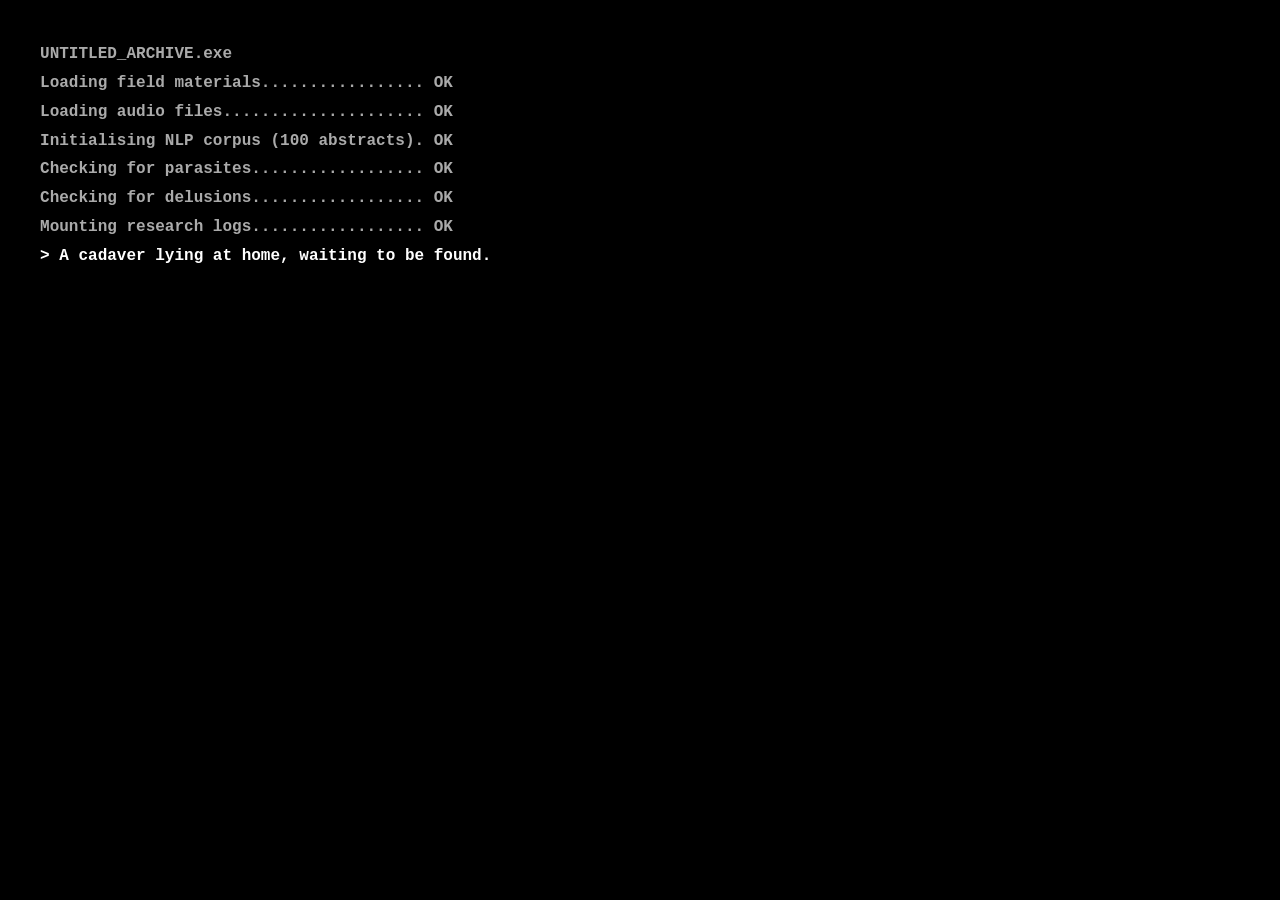
<file: index.html>
<!DOCTYPE html>
<html lang="en">

<head>
  <meta charset="UTF-8">
  <meta name="viewport" content="width=device-width, initial-scale=1.0">
  <title>[ untitled ]</title>
  <link rel="stylesheet" href="98.css-main/style.css">
  <style>
   
    @font-face {
      font-family: 'Courier Prime';
      font-style: normal;
      font-weight: 400;
      font-display: swap;
      src: url('fonts/courier-prime-400-latin.woff2') format('woff2');
      unicode-range: U+0000-00FF, U+0131, U+0152-0153, U+02BB-02BC, U+02C6, U+02DA, U+02DC, U+0304, U+0308, U+0329, U+2000-206F, U+20AC, U+2122, U+2191, U+2193, U+2212, U+2215, U+FEFF, U+FFFD;
    }

    @font-face {
      font-family: 'Courier Prime';
      font-style: normal;
      font-weight: 400;
      font-display: swap;
      src: url('fonts/courier-prime-400-latin-ext.woff2') format('woff2');
      unicode-range: U+0100-02BA, U+02BD-02C5, U+02C7-02CC, U+02CE-02D7, U+02DD-02FF, U+0304, U+0308, U+0329, U+1D00-1DBF, U+1E00-1E9F, U+1EF2-1EFF, U+2020, U+20A0-20AB, U+20AD-20C0, U+2113, U+2C60-2C7F, U+A720-A7FF;
    }

    
    @font-face {
      font-family: 'Courier Prime';
      font-style: normal;
      font-weight: 700;
      font-display: swap;
      src: url('fonts/courier-prime-700-latin.woff2') format('woff2');
      unicode-range: U+0000-00FF, U+0131, U+0152-0153, U+02BB-02BC, U+02C6, U+02DA, U+02DC, U+0304, U+0308, U+0329, U+2000-206F, U+20AC, U+2122, U+2191, U+2193, U+2212, U+2215, U+FEFF, U+FFFD;
    }

    @font-face {
      font-family: 'Courier Prime';
      font-style: normal;
      font-weight: 700;
      font-display: swap;
      src: url('fonts/courier-prime-700-latin-ext.woff2') format('woff2');
      unicode-range: U+0100-02BA, U+02BD-02C5, U+02C7-02CC, U+02CE-02D7, U+02DD-02FF, U+0304, U+0308, U+0329, U+1D00-1DBF, U+1E00-1E9F, U+1EF2-1EFF, U+2020, U+20A0-20AB, U+20AD-20C0, U+2113, U+2C60-2C7F, U+A720-A7FF;
    }

    
    @font-face {
      font-family: 'Courier Prime';
      font-style: italic;
      font-weight: 400;
      font-display: swap;
      src: url('fonts/courier-prime-400i-latin.woff2') format('woff2');
      unicode-range: U+0000-00FF, U+0131, U+0152-0153, U+02BB-02BC, U+02C6, U+02DA, U+02DC, U+0304, U+0308, U+0329, U+2000-206F, U+20AC, U+2122, U+2191, U+2193, U+2212, U+2215, U+FEFF, U+FFFD;
    }

    @font-face {
      font-family: 'Courier Prime';
      font-style: italic;
      font-weight: 400;
      font-display: swap;
      src: url('fonts/courier-prime-400i-latin-ext.woff2') format('woff2');
      unicode-range: U+0100-02BA, U+02BD-02C5, U+02C7-02CC, U+02CE-02D7, U+02DD-02FF, U+0304, U+0308, U+0329, U+1D00-1DBF, U+1E00-1E9F, U+1EF2-1EFF, U+2020, U+20A0-20AB, U+20AD-20C0, U+2113, U+2C60-2C7F, U+A720-A7FF;
    }

    @font-face {
      font-family: 'Courier Prime';
      font-style: italic;
      font-weight: 700;
      font-display: swap;
      src: url('fonts/courier-prime-700i-latin.woff2') format('woff2');
      unicode-range: U+0000-00FF, U+0131, U+0152-0153, U+02BB-02BC, U+02C6, U+02DA, U+02DC, U+0304, U+0308, U+0329, U+2000-206F, U+20AC, U+2122, U+2191, U+2193, U+2212, U+2215, U+FEFF, U+FFFD;
    }

    @font-face {
      font-family: 'Courier Prime';
      font-style: italic;
      font-weight: 700;
      font-display: swap;
      src: url('fonts/courier-prime-700i-latin-ext.woff2') format('woff2');
      unicode-range: U+0100-02BA, U+02BD-02C5, U+02C7-02CC, U+02CE-02D7, U+02DD-02FF, U+0304, U+0308, U+0329, U+1D00-1DBF, U+1E00-1E9F, U+1EF2-1EFF, U+2020, U+20A0-20AB, U+20AD-20C0, U+2113, U+2C60-2C7F, U+A720-A7FF;
    }

    @font-face {
      font-family: 'Old English Gothic Pixel';
      font-style: normal;
      font-weight: 400;
      font-display: swap;
      src: url('fonts/OldEnglishGothicPixelRegular-gx1jp.woff') format('woff'),
           url('fonts/OldEnglishGothicPixelRegular-gx1jp.otf') format('opentype');
    }

    * {
      margin: 0;
      padding: 0;
      box-sizing: border-box;
    }

    /* ─── UI SCALE ───────────────────────────────────────────────────────
       One knob for the whole interface. Everything below this point is
       sized in rem, so raising the root font-size scales text, icons,
       windows, chrome and taskbar together — nothing drifts out of
       proportion. Roughly:

         1280px viewport →  16px   (laptop — same as the old fixed design)
         1920px viewport →  19px
         2560px viewport →  22px   (27" 1440p — the gallery monitor)
         3440px+         →  26px   (ultrawide, or 4K at 100% OS scaling)

       To make the whole UI bigger or smaller, change only this clamp:
       the middle term sets the slope, the third the ceiling. ---------- */
    html {
      font-size: clamp(16px, 0.47vw + 10px, 26px);
    }

    /* 98.css pins its window chrome to 11px of a bitmap font with
       antialiasing switched off. Off its native pixel grid the glyph stems
       drop pixels, which is what makes title bars, buttons and the taskbar
       look broken on a large display. Scale it with the root and let it
       antialias. */
    body,
    button,
    label,
    input,
    legend,
    textarea,
    select,
    option,
    table,
    ul.tree-view,
    .window,
    .title-bar,
    li[role="tab"] {
      font-size: 0.85rem;
      -webkit-font-smoothing: antialiased;
    }

    button,
    input[type="submit"],
    input[type="reset"] {
      min-width: 4.7rem;
      min-height: 1.5rem;
      padding: 0 0.75rem;
    }

    .window {
      padding: 0.2rem;
    }

    .title-bar {
      padding: 0.2rem 0.15rem 0.2rem 0.2rem;
    }

    .title-bar-text {
      margin-right: 1.5rem;
    }

    /* The minimise/close glyphs are fixed-size SVG backgrounds (6x2 and
       8x7) pinned with px offsets. Grow the hit area and the glyph with
       the rest of the chrome, keeping each one's aspect ratio. */
    .win98-window .title-bar .title-bar-controls button {
      min-width: 1.15rem;
      min-height: 1rem;
      background-position: center center;
    }

    .win98-window .title-bar .title-bar-controls button[aria-label="Close"] {
      background-size: 0.5rem 0.4375rem;
    }

    .win98-window .title-bar .title-bar-controls button[aria-label="Minimize"] {
      background-size: 0.4375rem 0.15rem;
      background-position: center bottom 0.18rem;
    }

    body {
      background-color: var(--surface);
      box-shadow: inset 0 0 0 0.625rem rgba(255, 255, 255, 0.75), var(--border-raised-outer), var(--border-raised-inner);
      min-height: 100vh;
      font-family: 'Courier Prime', 'Courier New', monospace;
      overflow: hidden;
      position: relative;
    }

    #screen-frame {
      position: fixed;
      inset: 1.75rem;
      background-color: #ee37ccb4;
      box-shadow: inset 0 0 0 0.125rem rgba(255, 255, 255, 0.75);
      overflow: hidden;
      --filter: saturate(0.6);
    }

    #screen-frame::before {
      content: "";
      position: absolute;
      inset: 0;
      /* 2560x3840, downsampled from the 4059x6089 original (still in
         images/noiseflrs.jpg if this ever needs regenerating). `cover` on a
         landscape frame means width binds, so 2560 is all a 27" 1440p panel
         can show — the original decoded to ~99MB of bitmap to display the
         same pixels. Swap the filename back to revert. */
      background-image: url('images/noiseflrs-2560.jpg');
      background-size: cover;
      background-position: center;
      filter: var(--filter);
      transition: filter 4.5s cubic-bezier(0.45, 0, 0.55, 1);
      /* Keeps this on its own compositor layer permanently. Without it the
         browser allocates the layer at the start of every filter transition
         and throws it away at the end, and that allocation is a visible
         hitch right at the moment the invert begins. */
      will-change: filter;
      z-index: 0;
    }

    /* Must start from var(--filter), not a hardcoded saturate(0.6). A filter
       transition only interpolates smoothly when the two lists agree
       function-by-function, so the leading saturate() here is load-bearing —
       it is not a redundant duplicate of the one above. With september-window
       open --filter becomes grayscale(1), and the old literal made the lists
       disagree at position 0, which downgrades the whole 4.5s fade to a hard
       jump at the halfway point. */
    #screen-frame.nlp-hovering::before {
      filter: var(--filter) grayscale(1) invert(1);
    }

    #bug-canvas-holder {
      position: absolute;
      inset: 0;
      z-index: 0;
      pointer-events: none;
      overflow: hidden;
    }

    #bug-canvas-holder canvas {
      display: block;
    }

    #boot-screen {
      position: fixed;
      inset: 0;
      background: #000;
      color: #aaa;
      font-family: 'Courier New', monospace;
      font-size: 1rem;
      padding: 2.5rem;
      z-index: 1000;
      line-height: 1.8;
      font-weight: 700;
    }

    .boot-line {
      opacity: 0;
      animation: bootappear 0.1s forwards;
    }

    .boot-line:nth-child(1) {
      animation-delay: 0.2s;
    }

    .boot-line:nth-child(2) {
      animation-delay: 0.6s;
    }

    .boot-line:nth-child(3) {
      animation-delay: 1.0s;
    }

    .boot-line:nth-child(4) {
      animation-delay: 1.4s;
    }

    .boot-line:nth-child(5) {
      animation-delay: 1.8s;
    }

    .boot-line:nth-child(6) {
      animation-delay: 2.2s;
    }

    .boot-line:nth-child(7) {
      animation-delay: 2.6s;
    }

    .boot-line:nth-child(8) {
      animation-delay: 3.0s;
      color: #fff;
    }

    @keyframes bootappear {
      to {
        opacity: 1;
      }
    }

    #boot-screen.fade-out {
      animation: bootfade 0.8s 0.2s forwards;
    }

    @keyframes bootfade {
      to {
        opacity: 0;
        pointer-events: none;
      }
    }

    #boot-screen.gone {
      display: none;
    }

    #desktop {
      width: 100%;
      height: 100%;
      position: relative;
      z-index: 1;
      opacity: 0;
      transition: opacity 0.8s ease 0.5s;
    }

    #desktop.visible {
      opacity: 1;
    }

    .icon {
      position: absolute;
      display: flex;
      flex-direction: column;
      align-items: center;
      cursor: pointer;
      width: 5.75rem;
      text-align: center;
      padding: 0.25rem;
      user-select: none;
    }

    .icon:hover .icon-label {
      background: #2d282d56;
      color: #ffffff;
    }

    .icon-img {
      width: 4.5rem;
      height: 4.5rem;
      margin-bottom: 0.25rem;
      image-rendering: pixelated;
    }

    .icon-folder {
      background: url("images/icons/folder.svg") center/contain no-repeat;
      filter: saturate(0.6) brightness(1.2) drop-shadow(0.8px 0.8px #000);
    }

    .icon-txt {
      background: url("data:image/svg+xml,%3Csvg xmlns='http://www.w3.org/2000/svg' viewBox='0 0 32 32'%3E%3Crect x='4' y='1' width='20' height='28' fill='white' stroke='%23000' stroke-width='0.5'/%3E%3Cline x1='7' y1='9' x2='21' y2='9' stroke='%23000' stroke-width='0.5'/%3E%3Cline x1='7' y1='13' x2='21' y2='13' stroke='%23000' stroke-width='0.5'/%3E%3Cline x1='7' y1='17' x2='17' y2='17' stroke='%23000' stroke-width='0.5'/%3E%3C/svg%3E") center/contain no-repeat;
    }

    .icon-exe {
      background: url("images/icons/puter.png") center/contain no-repeat;
      filter: saturate(0.6);
    }

    .icon-egg {
      background: url("images/icons/try.png") center/contain no-repeat;
      filter: grayscale(1);    
    }

    .icon-bed {
      background: url("images/icons/bed.png") center/contain no-repeat;
      filter: grayscale(1);
    }

    .icon-house {
      background: url("images/icons/grave.png") center/contain no-repeat;
      scale: 1.2;
      filter: grayscale(0.9);
    }

    .icon-kill {
      background: url("images/icons/killbill2.png") center/contain no-repeat;
      scale: 2.2;
    }

    .icon-bin {
      background: url("images/icons/bin.png") center/contain no-repeat;
      filter: grayscale(1) saturate(0.6);
    }

    .icon-body {
      background: url("images/icons/body.png") center/contain no-repeat;
      scale: 1.6;
      filter: saturate(0.6);
    }

    .icon-grid {
      display: flex;
      flex-wrap: wrap;
      gap: 0.9rem;
      padding: 0.25rem 0 0.5rem;
    }

    .icon.static-icon {
      position: static;
    }

   
    #interviews-notes-window {
      width: 22.5rem;
    }

    #interviews-notes-window .icon-grid {
      flex-wrap: nowrap;
    }

    #interviews-notes-window .icon {
      flex: 0 0 auto;
    }

    .icon-label {
      font-family: 'Courier New', monospace;
      font-size: 0.95rem;
      color: #ffffff00;

      text-shadow: 0.06rem 0.06rem 0.06rem #000000;
      padding: 0.06rem 0.2rem;
      line-height: 1.3;
    }

    .win98-window {
      position: absolute;
      display: none;
      z-index: 100;
      min-width: 4rem;
      min-height: 8rem;
      max-width: 92vw;
      max-height: 82vh;
    }

    .win98-window.open {
      display: flex;
      flex-direction: column;
    }

    .win98-window .title-bar {
      cursor: move;
      user-select: none;
      flex: 0 0 auto;
    }

 
    .title-bar {
      background: linear-gradient(90deg, #535f8c, #808db8 55%, #9fabcd);
    }

    .title-bar-text {
      text-shadow: 1px 1px 0 rgba(30, 34, 56, 0.45);
    }

    .window-content {
      background: #c1bdbd;
      padding: 0.7rem;
      overflow-y: auto;
      flex: 1 1 auto;
      min-height: 0;
      font-family: 'Courier Prime', monospace;
      font-size: 0.95rem;
      line-height: 1.8;
      color: #000;
    }

    .scarab-rule {
      height: 1.75rem;
      margin: 0.6rem 0;
      background: url("images/buglife/bedbug1.png") center/contain no-repeat;
      opacity: 0.75;
    }

    .resize-handle {
      position: absolute;
      right: 1px;
      bottom: 1px;
      width: 1.1rem;
      height: 1.1rem;
      cursor: nwse-resize;
      z-index: 5;
    }


    .window-content p {
      margin-bottom: 0.7rem;
    
      overflow-wrap: break-word;
    }

    .window-content a {
      color: #000080;
      text-decoration: underline;
    }

    .window-content a:hover {
      color: #a41a94;
    }

    .window-content em {
      color: #666;
      font-style: italic;
    }

    .window-content h3 {
      font-size: 0.8rem;
      letter-spacing: 0.1em;
      text-transform: uppercase;
      border-bottom: 1px solid #000;
      margin: 0.8rem 0 0.5rem;
      padding-bottom: 0.2rem;
    }

   
    .window-content audio {
      width: 100%;
      height: 3.4rem;
      margin: 0.4rem 0;
      accent-color: #000080;
    }

    
    .window-content audio::-webkit-media-controls-volume-control-container {
      display: none;
    }

    .window-content img {
      width: 100%;
      max-width: 25rem;
      display: block;
      margin: 0.6rem 0;
      filter: grayscale(20%);
      object-fit: contain;
      min-width: 7.5rem;
      min-height: 5rem;
      max-height: 37.5rem;
      border: 1px solid #999;
    }

    .img-caption {
      font-size: 0.88rem;
      color: #666;
      margin-bottom: 0.6rem;
    }

    #house-carousel-caption,
    #bug-carousel-caption {
      min-height: 2.1rem;
    }

    .carousel-viewport {
      height: 25rem;
      display: flex;
      align-items: center;
      justify-content: center;
      overflow: hidden;
      background: #c1bdbd;
    }

    .carousel-viewport img {
      width: auto;
      height: auto;
      max-width: 100%;
      max-height: 100%;
      margin: 0;
      object-fit: contain;
      min-width: 7.5rem;
      min-height: 5rem;
      border: 1px solid #999;
    }

    .carousel-nav {
      display: flex;
      justify-content: center;
      align-items: center;
      gap: 0.6rem;
      position: sticky;
      bottom: 0;
      background: #c1bdbd;
      border-top: 1px solid #ccc;
      margin: 0 -0.7rem -0.7rem;
      padding: 0.4rem 0.7rem 0.85rem;
    }

    .carousel-nav button {
      flex-shrink: 0;
      width: 1.625rem;
      height: 1.625rem;
      padding: 0;
      font-size: 0.8rem;
      cursor: pointer;
    }

    .story-counter {
      font-size: 0.8rem;
      color: #666;
      min-width: 2.5rem;
      text-align: center;
    }

   
    .story-viewport {
      min-height: 25rem;
      display: flex;
      align-items: flex-start;
      justify-content: center;
      background: #c1bdbd;
    }

    
    #nlp-window {
      height: 34rem;
    }

    /* Slide 1 scrolls and the other two don't, so without a reserved gutter
       the text column changed width on every arrow press. */
    #nlp-window .window-content {
      scrollbar-gutter: stable;
    }

    .story-slide {
      display: none;
    }

    .story-slide.active {
      display: block;
    }

    .nlp-row {
      display: flex;
      align-items: center;
      padding: 0.2rem 0;
      border-bottom: 1px dotted #ccc;
      font-size: 0.9rem;
    }

    .nlp-term {
      min-width: 7rem;
      color: #010109;
    }

    .nlp-term-personal {
      display: none;
      color: #666;
      font-style: italic;
    }

    .nlp-row:hover .nlp-term-text {
      display: none;
    }

    .nlp-row:hover .nlp-term-personal {
      display: inline-block;
    }

    /* One filter pass for the whole slide instead of one per paragraph,
       heading, term and count — nineteen simultaneous feTurbulence
       renders was the single most expensive thing on the page. Hovering
       any .nlp-row also matches this rule, so the swapped-in
       .nlp-term-personal wobbles without needing its own filter.

       The background is not decorative: `filter` makes this element a
       stacking context, which would otherwise leave the hard-light blend
       on .nlp-bar-inner with nothing behind it but transparency. This
       restores the .story-viewport colour as the blend backdrop. */
    .story-slide-2:hover {
      background: #c1bdbd;
      animation: squiggly-ramp-in 1s linear forwards, squiggly-anim 0.4s linear infinite 1s;
    }


    #fluid-poem-window {
  height: 23.75rem;
}
#fluid-poem-window .window-content {
  display: flex;
  flex-direction: column;
  height: 100%;
}
#fluid-poem-text {
  font-style: italic;
  line-height: 1.8;
  padding-top: 0.75rem;
  border-top: 1px solid #ccc;
  min-height: 6.25rem;
}

 #paranoid-window {
  height: 17.5rem;
}
#paranoid-window .window-content {
  display: flex;
  flex-direction: column;
  height: 100%;
}

.citation-block {
  font-family: Georgia, 'Times New Roman', serif;
  font-size: 0.95rem;
  line-height: 1.7;
  text-align: justify;
  color: #1a1a1a;
  margin: 1rem 0;
  padding: 0.5rem 0;
}

.citation-highlight {
  background: #f9a8d4;
  padding: 0 0.12rem;
  box-decoration-break: clone;
  -webkit-box-decoration-break: clone;
}

.citation-source {
  font-family: 'Courier New', monospace;
  font-size: 0.8rem;
  color: #666;
  margin-top: 0.6rem;
  letter-spacing: 0.05em;
}

.bug-thumb-strip {
  display: flex;
  gap: 0.5rem;
  margin-top: 0.6rem;
}

.bug-thumb-strip img {
  width: 4.5rem;
  height: 4.5rem;
  object-fit: cover;
  border: 1px solid #999;
  filter: grayscale(20%);
}

#dp-story-slide-3 {
  width: 100%;
}

#dp-story-slide-3 .dp-terminal,
#dp-story-slide-3 .typewriter-text {
  font-family: 'Courier Prime', 'Courier New', monospace;
  font-size: 0.9rem;
  line-height: 1.7;
  color: #1a1a1a;
}

.dp-terminal {
  min-height: 1.7em;
  margin: 0.6rem 0;
}

.dp-terminal .blinking {
  animation: terminal-blink 1.5s steps(1, end) infinite;
}

@keyframes terminal-blink {
  0%, 49% {
    opacity: 1;
  }

  50%, 100% {
    opacity: 0;
  }
}

.dp-develop-frame {
  display: none;
  width: 16.25rem;
  max-width: 100%;
  margin: 0.6rem auto 0.6rem 0;
  background: #b3afaf;
  border: 1px solid #999;
  line-height: 0;
}

.dp-develop-frame.developing {
  display: block;
}

.dp-develop-frame img {
  display: block;
  width: 100%;
  height: auto;
}

.dp-develop-frame.developing img {
  animation: dp-develop 6.5s forwards;
}

@keyframes dp-develop {
  0% {
    clip-path: inset(0 0 100% 0);
    filter: contrast(0.45) grayscale(80%);
    opacity: 0;
    animation-timing-function: steps(1, end);
  }

  5% {
    clip-path: inset(0 0 87% 0);
    filter: contrast(0.45) grayscale(80%);
    opacity: 0.45;
    animation-timing-function: steps(1, end);
  }

  18% {
    clip-path: inset(0 0 66% 0);
    filter: contrast(0.5) grayscale(78%);
    opacity: 0.45;
    animation-timing-function: steps(1, end);
  }

  24% {
    clip-path: inset(0 0 66% 0);
    filter: contrast(0.9) grayscale(78%);
    opacity: 0.8;
    animation-timing-function: steps(1, end);
  }

  27% {
    clip-path: inset(0 0 66% 0);
    filter: contrast(0.5) grayscale(78%);
    opacity: 0.35;
    animation-timing-function: steps(1, end);
  }

  40% {
    clip-path: inset(0 0 48% 0);
    filter: contrast(0.55) grayscale(72%);
    opacity: 0.7;
    animation-timing-function: steps(1, end);
  }

  54% {
    clip-path: inset(0 0 48% 0);
    filter: contrast(0.55) grayscale(72%);
    opacity: 0.7;
    animation-timing-function: steps(1, end);
  }

  59% {
    clip-path: inset(0 0 27% 0);
    filter: contrast(0.6) grayscale(66%);
    opacity: 0.85;
    animation-timing-function: steps(1, end);
  }

  70% {
    clip-path: inset(0 0 27% 0);
    filter: contrast(0.6) grayscale(66%);
    opacity: 0.85;
    animation-timing-function: steps(1, end);
  }

  76% {
    clip-path: inset(0 0 9% 0);
    filter: contrast(0.7) grayscale(58%);
    opacity: 0.95;
    animation-timing-function: steps(1, end);
  }

  83% {
    clip-path: inset(0 0 0 0);
    filter: contrast(0.75) grayscale(52%);
    opacity: 1;
    animation-timing-function: ease-out;
  }

  100% {
    clip-path: inset(0 0 0 0);
    filter: contrast(1) grayscale(20%);
    opacity: 1;
  }
}

    @keyframes squiggly-ramp-in {
      0% {
        filter: none;
      }

      25% {
        filter: url(#nlp-squiggly-ramp-1);
      }

      50% {
        filter: url(#nlp-squiggly-ramp-2);
      }

      75% {
        filter: url(#nlp-squiggly-ramp-3);
      }

      100% {
        filter: url(#nlp-squiggly-0);
      }
    }

    @keyframes squiggly-anim {
      0% {
        filter: url(#nlp-squiggly-0);
      }

      25% {
        filter: url(#nlp-squiggly-1);
      }

      50% {
        filter: url(#nlp-squiggly-2);
      }

      75% {
        filter: url(#nlp-squiggly-3);
      }

      100% {
        filter: url(#nlp-squiggly-4);
      }
    }
    

    #screen-frame.bw-anim::before {
      animation-name: bw;
      animation-duration: 1.5s;
      animation-timing-function: ease;
      animation-fill-mode: forwards;
    }

    @keyframes bw {
      0% {
        filter: saturate(0.6);
      }
      25% {
        filter: saturate(0.6) grayscale(0.2);
      }
      50% {
        filter: saturate(0.6) grayscale(0.5);
      }
      75% {
        filter: saturate(0.6) grayscale(0.8);
      }
      100% {
        filter: saturate(0.6) grayscale(1);
      }
    }



    .nlp-bar-outer {
      flex: 1;
      margin: 0 0.5rem;
      background: #eee;
      height: 0.55rem;
      border: 1px solid #999;
    }

    .nlp-bar-inner {
      height: 100%;
      background: #0101075f;
    }

    .nlp-row:hover .nlp-bar-inner {
      background: linear-gradient(180deg, #0d3d08 0%, #135e0b97 40%, #2efa1f8b 60%, #0d3d08 100%);
      mix-blend-mode: hard-light;
      filter: saturate(1.5) drop-shadow(0 0 3px #25ba1aa0) drop-shadow(0 0 7px #1d9f148e);
    }

    .nlp-count {
      color: #666666a1;
      font-size: 0.8rem;
      min-width: 2rem;
      text-align: right;
    }

    #entry-window {
      position: absolute;
      left: calc(50% - 11.25rem);
      top: calc(50% - 6.875rem);
      z-index: 150;
      width: 22.5rem;
    }

    #september-window .window-content {
      min-height: 14rem;
      display: flex;
      align-items: center;
      justify-content: center;
    }

    .september-line {
      margin: 0;
      font-size: 1.5rem;
      letter-spacing: 0.04em;
    }

    #cw-window {
      position: absolute;
      left: calc(50% - 11.875rem);
      top: calc(50% - 6.25rem);
      z-index: 400;
      width: 23.75rem;
    }

    #cw-buttons {
      display: flex;
      gap: 0.5rem;
      justify-content: flex-end;
      margin-top: 0.9rem;
    }

    #taskbar {
      position: absolute;
      bottom: 0;
      left: 0;
      right: 0;
      height: 2.25rem;
      background: #c0c0c0;
      border-top: 2px solid #fff;
      display: flex;
      align-items: center;
      padding: 0 0.25rem;
      gap: 0.25rem;
      z-index: 200;
      box-shadow: inset 0 1px 0 #dfdfdf;
    }

    #start-btn {
      font-family: 'Courier New', monospace;
      font-size: 0.85rem;
      font-weight: bold;
      padding: 0.15rem 0.5rem;
      height: 1.75rem;
      cursor: pointer;
    }

    .taskbar-time {
      margin-left: auto;
      font-family: 'Courier New', monospace;
      font-size: 0.85rem;
      padding: 0 0.5rem;
      border: 1px solid #999;
      height: 1.75rem;
      display: flex;
      align-items: center;
      box-shadow: inset 1px 1px #808080;
    }

    .taskbar-btn {
      font-family: 'Courier New', monospace;
      font-size: 0.85rem;
      padding: 0.15rem 0.4rem;
      height: 1.75rem;
      cursor: pointer;
      max-width: 9rem;
      overflow: hidden;
      text-overflow: ellipsis;
      white-space: nowrap;
    }
  </style>
</head>

<body>

  <!-- Squiggly wobble for the NLP slide. Three things here are load-bearing
       for performance, because feTurbulence is per-pixel Perlin noise and is
       largely un-accelerated in WebKit (i.e. on the gallery Mac):

         x/y/width/height  the default filter region is -10%/+120%, which
                           inflates the filtered area by ~44%. The largest
                           displacement below is 2.5px, so 1% of the slide is
                           already more margin than the wobble can use.
         numOctaves="1"    halves the turbulence cost. Loses the finest grain
                           of the noise, which this effect never showed at
                           2.5px of displacement anyway.
         color-interpolation-filters="sRGB"
                           skips SVG's default round trip through linearRGB —
                           two full-surface conversions per pass, for a
                           displacement map that doesn't care about
                           colourimetry. It does shift the turbulence values
                           slightly, so `scale` is the knob if the wobble now
                           reads too strong.

       These are applied to .story-slide-2 as a whole rather than to each
       piece of text inside it, so a hover is one filter pass instead of
       nineteen. -->
  <svg width="0" height="0" style="position:absolute">
    <defs>
      <filter id="nlp-squiggly-0" x="-1%" y="-1%" width="102%" height="102%" color-interpolation-filters="sRGB">
        <feTurbulence baseFrequency="0.15" numOctaves="1" result="noise" seed="1" />
        <feDisplacementMap in="SourceGraphic" in2="noise" scale="1.5" />
      </filter>
      <filter id="nlp-squiggly-1" x="-1%" y="-1%" width="102%" height="102%" color-interpolation-filters="sRGB">
        <feTurbulence baseFrequency="0.15" numOctaves="1" result="noise" seed="2" />
        <feDisplacementMap in="SourceGraphic" in2="noise" scale="2.5" />
      </filter>
      <filter id="nlp-squiggly-2" x="-1%" y="-1%" width="102%" height="102%" color-interpolation-filters="sRGB">
        <feTurbulence baseFrequency="0.15" numOctaves="1" result="noise" seed="3" />
        <feDisplacementMap in="SourceGraphic" in2="noise" scale="1.5" />
      </filter>
      <filter id="nlp-squiggly-3" x="-1%" y="-1%" width="102%" height="102%" color-interpolation-filters="sRGB">
        <feTurbulence baseFrequency="0.15" numOctaves="1" result="noise" seed="4" />
        <feDisplacementMap in="SourceGraphic" in2="noise" scale="2.5" />
      </filter>
      <filter id="nlp-squiggly-4" x="-1%" y="-1%" width="102%" height="102%" color-interpolation-filters="sRGB">
        <feTurbulence baseFrequency="0.15" numOctaves="1" result="noise" seed="5" />
        <feDisplacementMap in="SourceGraphic" in2="noise" scale="1.5" />
      </filter>
      <filter id="nlp-squiggly-ramp-1" x="-1%" y="-1%" width="102%" height="102%" color-interpolation-filters="sRGB">
        <feTurbulence baseFrequency="0.15" numOctaves="1" result="noise" seed="1" />
        <feDisplacementMap in="SourceGraphic" in2="noise" scale="0.3" />
      </filter>
      <filter id="nlp-squiggly-ramp-2" x="-1%" y="-1%" width="102%" height="102%" color-interpolation-filters="sRGB">
        <feTurbulence baseFrequency="0.15" numOctaves="1" result="noise" seed="1" />
        <feDisplacementMap in="SourceGraphic" in2="noise" scale="0.7" />
      </filter>
      <filter id="nlp-squiggly-ramp-3" x="-1%" y="-1%" width="102%" height="102%" color-interpolation-filters="sRGB">
        <feTurbulence baseFrequency="0.15" numOctaves="1" result="noise" seed="1" />
        <feDisplacementMap in="SourceGraphic" in2="noise" scale="1.1" />
      </filter>
    </defs>
  </svg>

  <div id="boot-screen">
    <div class="boot-line">UNTITLED_ARCHIVE.exe</div>
    <div class="boot-line">Loading field materials................. OK</div>
    <div class="boot-line">Loading audio files..................... OK</div>
    <div class="boot-line">Initialising NLP corpus (100 abstracts). OK</div>
    <div class="boot-line">Checking for parasites.................. OK</div>
    <div class="boot-line">Checking for delusions.................. OK</div>
    <div class="boot-line">Mounting research logs.................. OK</div>
    <div class="boot-line">&gt; A cadaver lying at home, waiting to be found.</div>
  </div>

  <div id="screen-frame">
    <div id="bug-canvas-holder"></div>
    <div id="desktop">

      <div class="window win98-window open" id="entry-window">
        <div class="title-bar" onmousedown="dragStart(event,'entry-window')">
          <div class="title-bar-text">Bugzzz-archive</div>
          <div class="title-bar-controls">
            <button aria-label="Close" onclick="closeWindow('entry-window')"></button>
          </div>
        </div>
        <div class="window-content" style="text-align:center; padding:1.125rem;">
          <p style="font-size:1.05rem; line-height:2.1;">As you are reading this, a cadaver is lying at home, waiting to
            be found.</p>
          <p style="font-size:0.8rem; color:#666; margin-top:0.625rem; letter-spacing:0.12em;">DOUBLE-CLICK AN ICON TO BEGIN
          </p>
        </div>
      </div>

      <div class="icon" style="top: 3.75rem; left:3.125rem;" ondblclick="openWindow('interviews-window')">
        <div class="icon-img icon-folder"></div>
        <div class="icon-label">INTERVIEWS</div>
      </div>

      <div class="icon" style="top: 11.25rem; left:3.125rem;" ondblclick="openWindow('nlp-window')">
        <div class="icon-img icon-exe"></div>
        <div class="icon-label">analysis.exe</div>
      </div>

      <div class="icon" style="top: 18.75rem; left:3.125rem;" ondblclick="openWindow('about-window')">
        <div class="icon-img icon-txt"></div>
        <div class="icon-label">README.txt</div>
      </div>

      <div class="icon" style="bottom: 3.125rem; right: 3.125rem;" ondblclick="openWindow('bin-window')">
        <div class="icon-img icon-bin"></div>
        <div class="icon-label">BIN</div>
      </div>


      <!-- KNOWLEDGE -->
      <div class="window win98-window" id="brighton-window" style="top:3.75rem; left:7.5rem; width:30rem;">
        <div class="title-bar" onmousedown="dragStart(event,'brighton-window')">
          <div class="title-bar-text">KNOWLEDGE</div>
          <div class="title-bar-controls">
            <button aria-label="Minimize" onclick="minimizeWindow('brighton-window')"></button>
            <button aria-label="Close" onclick="closeWindow('brighton-window')"></button>
          </div>
        </div>
        <div class="window-content">
          <div style="font-size:0.8rem; color:#666; font-style:italic; border-bottom: 1px solid #ccc; padding-bottom:0.5rem; margin-bottom:0.8rem;">
            Read time: approx. 2-5 minutes.</div>
          <h3>Field log</h3>
          <p>Brighton, couple in their 20s – had bed bugs and believed they hadn't rid of them yet. Did not get pest
            control before. This is their first appointment with Matthew – he immediately does heat treatment and
            steaming in the flat. As he states that he "doesn't do inspections" and "if you got bed bugs, you know you
            got it". But he later <span class="citation-highlight">retracts on that statement</span> as we <span class="citation-highlight">discuss delusional
            clients.</span></p>
            <img src="images/bright.jpg" style="filter: grayscale(0.6);" alt="" onerror="this.style.display='none'">
          <div class="img-caption">Steaming treatment</div>
          <p>Matthew had been in pest control since he left school. His father worked in the same field. In show & tell day Matthew's father sent him to school with a dead bat. He was sent to the principal's office.
             
            <p>He says field
            biologists ('pesties' he calls them) might be more keen to let me in for research. <span
              class="citation-highlight">Cavemen got bed bugs from bats hundreds of thousands of years
              ago,</span> he says.</p>
          <p>The bedroom's window is double glazed, making it ideal for effectively
            turning the room into an oven – the goal temperature is 70-80 degrees c for at least four hours. Matthew sets a reflective sheet for insulation
            and blasts steam from a gas balloon from the bottom. He lets me check the room's temperature with an
            infrared thermostat as it's rapidly rising. It's fun.</p>
             <div class="scarab-rule"></div>
          <p><span class="citation-highlight">The paranoia of infestations doesn't rub off on Matthew.</span> He doesn't wear the suit nor changes his clothes
            when coming home. Just sits on his couch. He says that he only brought bed bugs home with him once, because
            he was careless. He is very resilient in that sense. </p>
           
          <p><span class="citation-highlight">Council care homes and children's homes are vulnerable to
            infestations.</span> Councils have tried to save on pest
            control by prioritizing getting contractors to exterminate one type of pest over the other. But you can't
            save on pest control.</p>
             
          <p>He tells me of an old lady who was feeding the foxes and another old lady who was council ordered to clear
            up rat dropping from her house floor. When Matthew got there she had already removed several trash bags
            worth of dry droppings on her own. The build up was 10-15 years of droppings – 
            the council charged her with the money they might need for contractors for
            treatment of the house but not for the help she needed. For
            all Matthew knows, she is still in that house.

            He made a throwaway comment, half joking of all the <span class="citation-highlight">crazy women</span> in his
            field.</p>
          <p>Wednesday's appointment in west London would be at an older lady's house. It would be a steaming treatment.
            I am curious to see how her interaction with Matthew would go as <span class="citation-highlight">she fits
            the DP patient profile</span> as well as belongs to a demographic that's more vulnerable to
            infestations.</p>
        </div>
      </div>

      <!-- WEST LONDON -->
      <div class="window win98-window" id="westlondon-window" style="top:5rem; left:9.375rem; width:28.75rem;">
        <div class="title-bar" onmousedown="dragStart(event,'westlondon-window')">
          <div class="title-bar-text">FLUFF</div>
          <div class="title-bar-controls">
            <button aria-label="Minimize" onclick="minimizeWindow('westlondon-window')"></button>
            <button aria-label="Close" onclick="closeWindow('westlondon-window')"></button>
          </div>
        </div>
        <div class="window-content">
          <div style="font-size:0.8rem; color:#666; font-style:italic; border-bottom: 1px solid #ccc; padding-bottom:0.5rem; margin-bottom:0.8rem;">
            Read time: approx. 2-5 minutes.</div>
          <h3>Field log</h3>
          <p>West Kensington station is pretty. On the Underground I wonder if all
            these people know they are in danger.
          </p>
          <p>The train is packed - I am looking at a woman in a fur coat, a child on his father's lap on the upholstered
            seat. <span class="citation-highlight">Everything feels contaminated here.</span>
          </p>
          <div class="scarab-rule"></div>
          <p>Matthew tells me he was cleaning pigeon shit Tuesday. He says the lady today is <span class="citation-highlight">a bit paranoid</span>. I ask if
            she is being <a href="#" onclick="event.preventDefault(); openParanoid();">'rightfully paranoid?'</a> He says she is not the worst he'd seen. <span class="citation-highlight">Later, we find a bed bug in the
            seam of her mattress.</span></p>

          <img src="images/west.jpg" alt="" onerror="this.style.display='none'">
          <div class="img-caption">When I tell you I shrieked</div>
            <p>Matthew presents me as his trainee.
            She asks if the bugs can latch onto the cases of her medication. He says no but they can stick to books and
            there are a lot of items around. He extracts something round and dark brown from the bed – apparently it's a
            stale biscuit.
            Steaming treatments by themselves are fairly quick – but depend on the clutter in the house.
          </p>
          <div class="scarab-rule"></div>
          <p>He told me once about a man whose nephew, post mortum commissioned a bed bug extermination. Said he had a wonderful collection of books that sadly were full of them (I didn't know bed bugs latch on books I said. It was just that bad he replied).</p>
          <p>Matthew says the <span class="citation-highlight">nastiest thing</span> is not the bed bugs – it's <span class="citation-highlight">going through
            people's bedding.</span>
            He shows me a fresh inky spot of bed bug feces on the mattress – it still smudges - <span
              class="citation-highlight">they fed on her just hours before.</span>
            </p>
          <div
            style="font-style: italic; line-height: 2.5; margin: 1rem 0; padding-left: 1rem; border-left: 2px solid #ccc;">
            At the son's bedroom<br>
            Is that —<br>
            I point at a black spot at the seam of the mattress.<br>
            No, that's <span class="citation-highlight">just fluff.</span>
            I ask if any clients ever provide such evidence<br>
            He says that yes, <span class="citation-highlight">the crazy people.</span>
          </div>
        </div>
      </div>

      <!-- THE ROAD [FLUID] -->
      <div class="window win98-window" id="North London-window" style="top:6.25rem; left:11.25rem; width:28.75rem;">
        <div class="title-bar" onmousedown="dragStart(event,'North London-window')">
          <div class="title-bar-text">FLUID</div>
          <div class="title-bar-controls">
            <button aria-label="Minimize" onclick="minimizeWindow('North London-window')"></button>
            <button aria-label="Close" onclick="closeWindow('North London-window')"></button>
          </div>
        </div>
        <div class="window-content">
          <h3>Field log</h3>
          <p
            style="font-size:0.8rem; color:#666; font-style:italic; border-bottom: 1px solid #ccc; padding-bottom:0.5rem; margin-bottom:0.8rem;">
            Content warning: this log contains descriptions of death and human decomposition. 
            Reading time approx. 2-5 minutes.</p>
          <p>I get to the address before Matthew – he tells me on the phone to enter through the side alley. </p>
          <p>I am joining an <span class="citation-highlight">after death clean up</span> – where a person's <span class="citation-highlight">body</span> has been
            <span class="citation-highlight">found</span> only after a while. <span class="citation-highlight">As you
            decompose</span>, your body seeps down and <span class="citation-highlight">turns into black debris, embedded into the floorings and
            furniture.</span></p>
          <img src="images/northlondon.jpg" alt="" onerror="this.style.display='none'">
           <div class="img-caption">The spot where the body was found - after clean up</div>
            <p>The neighbor is the first to greet me. He is dumbfounded when I ask about the pest control people – I guess
            <span class="citation-highlight">it would be an insult to be disposed of in the same manner as pests and
            trash.</span></p>
            <div class="scarab-rule"></div>
          <p>Warren, the other person in that day says it is his first time on this kind of job. He is visibly shaken by
            it. <span class="citation-highlight">The nature of the job is dismantling any piece of the house the body
            had amalgamated with.</span> Then placing
            them in bags. </p>
            <img src="images/warren03.jpg" alt="" onerror="this.style.display='none'">
          <div class="img-caption">Warren dismantling a chair</div>
          <p>As I am transcribing later – Warren says on the recording of the deceased's body lying there that his <span class="citation-highlight"><a href="#" onclick="event.preventDefault(); openFluidPoem();">'body fluid just gone through to heaven'</a></span> I am not sure why I think it's beautiful.</p>
          <p>I ask how long has it been? Warren doesn't know how long it takes a body to do that. He was told it's been
            roughly a week. Matthew told me it's been a couple months. It's March. Calendar has logs up to mid January.
          </p>
          <div class="scarab-rule"></div>
          <p>There is something charming about the incongruity of the collections I find across
            the house; a blender next to medical records, a couch manual, art equipment – but as a certain point the
            state of clutter becomes too much. <span class="citation-highlight">I wonder how it might have felt for his
            house to turn on him;</span> the
            familiar books hindering movement; the medical equipment becoming an insult; the now vacant bedrooms
            upstairs functioning as storage units.</p>
          <p title="— Julia Armfield, Our Wives Under the Sea (2022)">Somewhere being a place you are left in</p>
          <p>Matthew says most of these cases have carers, though they <span class="citation-highlight">'obviously don't do much'</span>. He says it happens
            often in the UK. His longest case was 12 months. A 24 year old was his
            youngest.</p>
        </div>
      </div>

      <!-- FLUID micro-poem popup -->
<div class="window win98-window" id="fluid-poem-window" style="top:7.5rem; left:11.25rem; width:25rem;">
  <div class="title-bar" onmousedown="dragStart(event,'fluid-poem-window')">
    <div class="title-bar-text">Warren interview</div>
    <div class="title-bar-controls">
      <button aria-label="Minimize" onclick="minimizeWindow('fluid-poem-window')"></button>
      <button aria-label="Close" onclick="closeWindow('fluid-poem-window')"></button>
    </div>
  </div>
  <div class="window-content">
    <img src="images/working.gif" alt="" onerror="this.style.display='none'" style="max-width:7.5rem; max-height:6rem; width:auto; height:auto; object-fit:contain;">
    <h3>Field audio</h3>
    <audio id="fluid-poem-audio" controls controlsList="nodownload noplaybackrate"><source src="audio/northlondon.mp3" type="audio/mpeg"></audio>
    <div id="fluid-poem-text" class="typewriter-text"></div>
  </div>
</div>

   <!-- Paranoid Lady audio pop-up -->
<div class="window win98-window" id="paranoid-window" style="top:7.5rem; left:11.25rem; width:25rem;">
  <div class="title-bar" onmousedown="dragStart(event,'paranoid-window')">
    <div class="title-bar-text">A Lady</div>
    <div class="title-bar-controls">
      <button aria-label="Minimize" onclick="minimizeWindow('paranoid-window')"></button>
      <button aria-label="Close" onclick="closeWindow('paranoid-window')"></button>
    </div>
  </div>
  <div class="window-content">
    <img src="images/working.gif" alt="" onerror="this.style.display='none'" style="max-width:7.5rem; max-height:6rem; width:auto; height:auto; object-fit:contain;">
    <h3>Field audio</h3>
    <audio id="paranoid-audio" controls controlsList="nodownload noplaybackrate"><source src="audio/westlondon.mp3" type="audio/mpeg"></audio>
  </div>
</div>

   <!-- Content warning -->
<div class="window win98-window" id="cw-window">
  <div class="title-bar" onmousedown="dragStart(event,'cw-window')">
    <div class="title-bar-text">CONTENT WARNING</div>
    <div class="title-bar-controls">
      <button aria-label="Close" onclick="declineContentWarning()"></button>
    </div>
  </div>
  <div class="window-content">
    <div style="display:flex; align-items:center; gap:0.75rem;">
       <img src="images/icons/warning2.png" alt="Warning" style="filter: saturate(0.5); width:5rem; height:auto; min-width:0; min-height:0; margin:0; border:none; flex-shrink:0;">
      <p id="cw-text" style="margin:0;"></p>
       
    </div>
    <div id="cw-buttons">
      <button onclick="declineContentWarning()">Go back</button>
      <button onclick="acceptContentWarning()">Continue</button>
    </div>
  </div>
</div>

      <!-- ANALYSIS.exe -->
      <div class="window win98-window" id="nlp-window" style="top:5rem; left:8.75rem; width:26.25rem;">
        <div class="title-bar" onmousedown="dragStart(event,'nlp-window')">
          <div class="title-bar-text">analysis.exe</div>
          <div class="title-bar-controls">
            <button aria-label="Minimize" onclick="minimizeWindow('nlp-window')"></button>
            <button aria-label="Close" onclick="closeWindow('nlp-window')"></button>
          </div>
        </div>
        <div class="window-content">
          <div class="story-viewport" id="story-viewport">

            <div class="story-slide" data-story-slide>
              <p><b>Delusory parasitosis (DP)</b>: a fixed, false belief that one is infested by parasites, insects, or other
                organisms, held despite the absence of any medical or entomological evidence.</p>
              <div class="scarab-rule"></div>
              <p>Despite that, patients tend to do their own evidence gathering, providing <a href="#"
            onclick="event.preventDefault(); openSpecimen(0);">insect-like specimen</a> such as skin particles, trapped fibers and the like to show pest control professionals, dermatologist, entomologists and others.
              <p
             
                style="font-size:0.8rem; color:#666; font-style:italic; border-bottom: 1px solid #ccc; padding-bottom:0.5rem; margin-bottom:0.8rem;">
                List of DP patient characteristics, Hinkle (2000). The Lynch 1993 line in particular infuriated me on
                behalf of an abstract patient.</p>
              <div
                style="font-style: italic; line-height: 2.2; margin: 0.5rem 0; padding-left: 1rem; border-left: 2px solid #ccc;">
                Reject possibility of psychological or other explanations (Trabert 1995). "I'm not crazy." "I'm not
                imagining this."<br>
                Vehemence indicative of DP (Zanol et al. 1998).<br>
                <h3>"Exceptional strength of conviction regarding infestation"</h3> (Lynch 1993) — almost diagnostic for DP (Webb
                1993).
              </div>

            </div>

            <div class="story-slide story-slide-2" data-story-slide>

              <p>DP disproportionately affects women - so if you were to pull characteristics of DP patient demographics
                you'd get 'female', 'elderly', 'isolated' and so on.</p>
              <h3>Patient characteristics, pulled from 100 PubMed abstracts</h3>

              <div class="nlp-row"><span class="nlp-term"><span class="nlp-term-text">women</span><span
                    class="nlp-term-personal">you</span></span>
                <div class="nlp-bar-outer">
                  <div class="nlp-bar-inner" style="width:100%"></div>
                </div><span class="nlp-count">(13)</span>
              </div>
              <div class="nlp-row"><span class="nlp-term"><span class="nlp-term-text">female</span><span
                    class="nlp-term-personal">your body</span></span>
                <div class="nlp-bar-outer">
                  <div class="nlp-bar-inner" style="width:77%"></div>
                </div><span class="nlp-count">(10)</span>
              </div>
              <div class="nlp-row"><span class="nlp-term"><span class="nlp-term-text">woman</span><span
                    class="nlp-term-personal">you</span></span>
                <div class="nlp-bar-outer">
                  <div class="nlp-bar-inner" style="width:69%"></div>
                </div><span class="nlp-count">(9)</span>
              </div>
              <div class="nlp-row"><span class="nlp-term"><span class="nlp-term-text">elderly</span><span
                    class="nlp-term-personal">your age</span></span>
                <div class="nlp-bar-outer">
                  <div class="nlp-bar-inner" style="width:62%"></div>
                </div><span class="nlp-count">(8)</span>
              </div>
              <div class="nlp-row"><span class="nlp-term"><span class="nlp-term-text">men</span><span
                    class="nlp-term-personal">you</span></span>
                <div class="nlp-bar-outer">
                  <div class="nlp-bar-inner" style="width:62%"></div>
                </div><span class="nlp-count">(8)</span>
              </div>
              <div class="nlp-row"><span class="nlp-term"><span class="nlp-term-text">male</span><span
                    class="nlp-term-personal">your body</span></span>
                <div class="nlp-bar-outer">
                  <div class="nlp-bar-inner" style="width:46%"></div>
                </div><span class="nlp-count">(6)</span>
              </div>
              <div class="nlp-row"><span class="nlp-term"><span class="nlp-term-text">geriatric</span><span
                    class="nlp-term-personal">distance</span></span>
                <div class="nlp-bar-outer">
                  <div class="nlp-bar-inner" style="width:23%"></div>
                </div><span class="nlp-count">(3)</span>
              </div>
              <div class="nlp-row"><span class="nlp-term"><span class="nlp-term-text">isolation</span><span
                    class="nlp-term-personal">you, alone</span></span>
                <div class="nlp-bar-outer">
                  <div class="nlp-bar-inner" style="width:23%"></div>
                </div><span class="nlp-count">(3)</span>
              </div>
            </div>

            <div class="story-slide" data-story-slide id="dp-story-slide-3">
              <div class="dp-terminal"><span id="dp-slide3-search"></span></div>
              <div id="dp-slide3-text" class="typewriter-text"></div>
                 <div class="dp-develop-frame" id="dp-slide3-frame">
                <img src="images/scrch.png" alt="Adult Woman Back and Shoulders, Elements Of This World, 2022, CC BY 2.0" title="Image credit: Elements Of This World, CC BY 2.0" onclick="openWindow('credits-window');" style="cursor:pointer;" onerror="this.style.display='none'">
              </div>
            </div>
          </div>

          <div class="carousel-nav">
            <button id="story-prev" aria-label="Previous slide">&#9664;</button>
            <span class="story-counter" id="story-counter"></span>
            <button id="story-next" aria-label="Next slide">&#9654;</button>
          </div>
        </div>
      </div>

      <!-- README -->
      <div class="window win98-window" id="about-window" style="top:7.5rem; left:10.625rem; width:25rem;">
        <div class="title-bar" onmousedown="dragStart(event,'about-window')">
          <div class="title-bar-text">README.txt</div>
          <div class="title-bar-controls">
            <button aria-label="Minimize" onclick="minimizeWindow('about-window')"></button>
            <button aria-label="Close" onclick="closeWindow('about-window')"></button>
          </div>
        </div>
        <div class="window-content"
          style="font-family:'Courier New',monospace; font-size:0.95rem; background:#fbead339;">
          <h4 style="font-family:'Old English Gothic Pixel',monospace; font-size:2.5rem; font-weight:100;">Introduction</h4>
              <div class="bug-thumb-strip">
                <a href="#" onclick="event.preventDefault(); openWindow('credits-window');" title="Image credit: M. Wunderli, CC BY 2.0" style="text-decoration:none; border:none;"><img src="images/buglife/cimex666.jpg" alt="bug, photograph by Michael Wunderli, CC BY 2.0" onerror="this.style.display='none'" style="max-width:7.5rem; max-height:6rem; width:auto; height:auto; object-fit:contain; display:inline-block; border:none;"></a>
               <a href="#" onclick="event.preventDefault(); openWindow('credits-window');" title="Image credit: after C.L. Marlatt, 1911, public domain" style="text-decoration:none; border:none;"><img src="images/buglife/cimexil4.jpg" alt="bed-bug, after C.L. Marlatt, 1911, Encyclopaedia Britannica 11th edn, public domain" onerror="this.style.display='none'" style="max-width:7.5rem; max-height:6rem; width:auto; height:auto; object-fit:contain; display:inline-block; border:none;"></a>
               <a href="#" onclick="event.preventDefault(); openWindow('credits-window');" title="Image credit: A.J.E. Terzi, CC BY 4.0" style="text-decoration:none; border:none;"><img src="images/buglife/cimexil3000.jpg" alt="the common bedbug, pen and ink drawing by A.J.E. Terzi, c.1919, CC BY 4.0" onerror="this.style.display='none'" style="max-width:7.5rem; max-height:6rem; width:auto; height:auto; object-fit:contain; display:inline-block; border:none;"></a>
              </div>
          <p><b>You are a researcher</b> investigating bed bug infestations and a condition known as <a href="#"
            onclick="event.preventDefault(); openNLPStory(0);">Delusory Parasitosis</a>, conducting a series of shadowing interviews in pest control.</p>

          <p><b>This is your desktop,</b> your archive of materials of your research and field work.</p>
          
           <div class="scarab-rule"></div> 
          <p><h3>Instructions:</h3> <b>double-click</b> icons to open windows. They can be dragged around the screen, closed or minimized.<p>
          </p> Looking at your field logs you might find a three act narrative:</p>

          <p>
            I. A young couple<br>
            II. An older woman<br>
            III. An after death clean
          </p>

          <p><b>Read-through time:</b> approx. 15-20 minutes [You don't have to go through it all though!]</p>

          <p>Happy reading. don't scratch too hard.<p> 
        </div>
      </div>

      <!-- Bed Bug List -->
      <div class="window win98-window" id="facts-window" style="top:7.5rem; left:10.625rem; width:25rem;">
        <div class="title-bar" onmousedown="dragStart(event,'facts-window')">
          <div class="title-bar-text">Facts.txt</div>
          <div class="title-bar-controls">
            <button aria-label="Minimize" onclick="minimizeWindow('facts-window')"></button>
            <button aria-label="Close" onclick="closeWindow('facts-window')"></button>
          </div>
        </div>
        <div class="window-content"
          style="font-family:'Courier New',monospace; font-size:0.95rem; background:#fff;">
          <h3 style="font-family:'Old English Gothic Pixel',monospace; font-size:2rem; font-weight:50;">Fun Facts</h3>
          <ul style="padding-left: 1.2em; margin: 0;">
            <li>They travel well and often</li>
            <li>They spread through public transport</li>
            <li>A few years ago, bed bugs traveled on the Eurostar from Paris to London</li>
            <li>Waves of infestations happen in summer when people travel</li>
            <li>They are smart</li>
            <li>Their bites tend to cluster on one spot – sometimes come in threes or more but they won't necessarily follow
            this pattern – they can be extremely cautious and taste you on one spot.</li>
            <li>They don't operate as a colony or a swarm.</li>
            <li>If there are a lot of them, it's just because.</li>
            <li>Their eggs are tiny like specks of dust and will latch onto your clothes easily</li>
            <li>In a lab environment, 50 degrees c for an hour should kill them</li>
            <li>Having bed bugs isn't a sign of bad hygiene – just bad luck.</li>
            <li>They develop resistance to pesticides.</li>
            <li>Bed bug spray must touch them to kill them</li>
            <li>They are attracted to humidity and darkness</li>
          </ul>

          <div class="field-row-stacked" style="width: 14rem">
            <label for="text20">Additional notes</label>
            <textarea id="text20" rows="8"></textarea>
            <button id="add-btn">add</button>

          </div>
        </div>

      </div>

      <!-- BODYMIND -->
      <div class="window win98-window" id="morgellons-window" style="top:7.5rem; left:13.125rem; width:30rem;">
        <div class="title-bar" onmousedown="dragStart(event,'morgellons-window')">
          <div class="title-bar-text">BODYMIND</div>
          <div class="title-bar-controls">
            <button aria-label="Minimize" onclick="minimizeWindow('morgellons-window')"></button>
            <button aria-label="Close" onclick="closeWindow('morgellons-window')"></button>
          </div>
        </div>
        <div class="window-content">
          <h3>Field log</h3>
          

          <p>I'm at the anthropology department. A lecturer is running me through interview methodologies - smile and nod - to avoid corrupting your audio. Get your foot at the door with small talk and so on.</p>
          <p>I'm telling him about my research when a TA drops by, 'I can already feel them crawling' she comments. It's such a simple way to express empathy I think.</p>
          <p>He tells me about Morgellons disease. Delusory Parasitosis is a clinical diagnosis. Morgellons is largely self-diagnosed but falls under DP technically.  It's a precarious form of patient agency that is led by self research and often involves harmful treatment methods.</p> 
          <p>I would like to note that either can be caused by an array of other conditions as a complication. If your body is sick so is your mind and vice versa.</p>
          <p>I wonder why I'm seeking out the bed bugs. Do I need to pursue sickness for self worth? Am I searching for sickness? Am I sick? Am I at this point masquerading illness?</p>

        </div>
      </div>

      <!-- September -->
      <div class="window win98-window" id="september-window" style="top:8.75rem; left:15rem; width:30rem;">
        <div class="title-bar" onmousedown="dragStart(event,'september-window')">
          <div class="title-bar-text">September '25</div>
          <div class="title-bar-controls">
            <button aria-label="Minimize" onclick="minimizeWindow('september-window')"></button>
            <button aria-label="Close" onclick="closeWindow('september-window')"></button>
          </div>
        </div>
        <div class="window-content">
          <p class="september-line">I had bed bugs.</p>
        </div>
      </div>

      <!-- Extermination -->
      <div class="window win98-window" id="extermination-window" style="top:10rem; left:16.875rem; width:30rem;">
        <div class="title-bar" onmousedown="dragStart(event,'extermination-window')">
          <div class="title-bar-text">Eggsterminate</div>
          <div class="title-bar-controls">
            <button aria-label="Minimize" onclick="minimizeWindow('extermination-window')"></button>
            <button aria-label="Close" onclick="closeWindow('extermination-window')"></button>
          </div>
        </div>
        <div class="window-content">
          <h4 style="font-family:'Old English Gothic Pixel',monospace; font-size:2.5rem; font-weight:100;">Hortus Sanitatis</h4>

          <img src="images/buglife/hs.jpg" style="filter: opacity(0.8);" alt="" onerror="this.style.display='none'">
          <div class="img-caption">They've been around for a while</div>
        </div>
      </div>

      <!-- House -->
      <div class="window win98-window" id="house-window" style="top:11.25rem; left:18.75rem; width:30rem;">
        <div class="title-bar" onmousedown="dragStart(event,'house-window')">
          <div class="title-bar-text">HOUSE</div>
          <div class="title-bar-controls">
            <button aria-label="Minimize" onclick="minimizeWindow('house-window')"></button>
            <button aria-label="Close" onclick="closeWindow('house-window')"></button>
          </div>
        </div>
        <div class="window-content">
            <h4 style="font-family:'Old English Gothic Pixel',monospace; font-size:2.5rem; font-weight:100;">House Pics I've Taken</h4>
          <p>[That I probably shouldn't have]</p>
          <div class="carousel-viewport">
            <img id="house-carousel-img" src="" alt="" onerror="this.style.display='none'">
          </div>
          <div class="img-caption" id="house-carousel-caption"></div>
          <div class="carousel-nav">
            <button id="house-prev" aria-label="Previous image">&#9664;</button>
            <button id="house-next" aria-label="Next image">&#9654;</button>
          </div>
        </div>
      </div>

      <!-- SPECIMEN -->
      <div class="window win98-window" id="img-window" style="top:12.5rem; left:20.625rem; width:30rem;">
        <div class="title-bar" onmousedown="dragStart(event,'img-window')">
          <div class="title-bar-text">SPECIMEN</div>
          <div class="title-bar-controls">
            <button aria-label="Minimize" onclick="minimizeWindow('img-window')"></button>
            <button aria-label="Close" onclick="closeWindow('img-window')"></button>
          </div>
        </div>
        <div class="window-content">
          <div class="carousel-viewport">
            <img id="bug-carousel-img" src="" alt="" onerror="this.style.display='none'">
          </div>
          <div class="img-caption" id="bug-carousel-caption"></div>
          <div class="carousel-nav">
            <button id="bug-prev" aria-label="Previous image">&#9664;</button>
            <button id="bug-next" aria-label="Next image">&#9654;</button>



          </div>
        </div>
      </div>

      <!-- Acknowledgements -->
      <div class="window win98-window" id="credits-window" style="top:6.25rem; left:11.25rem; width:28.75rem;">
        <div class="title-bar" onmousedown="dragStart(event,'credits-window')">
          <div class="title-bar-text">Credits</div>
          <div class="title-bar-controls">
            <button aria-label="Minimize" onclick="minimizeWindow('credits-window')"></button>
            <button aria-label="Close" onclick="closeWindow('credits-window')"></button>
          </div>
        </div>
        <div class="window-content">
        <h4 style="font-family:'Old English Gothic Pixel',monospace; font-size:2.5rem; font-weight:100;">Acknowledgements</h4>  
          <p>Thank you Matthew Blackwell, Warren King and Project Multipest for sharing your insights from work in pest
            control. Thank you Ricardo Leizola for consultation regarding interview and documentation methodologies as
            well as interesting conceptual links. Thank you Millicent Gunn, Louise Rouse, Jeremy Wenger and Daniel Berio - for
            consultation regarding curation, adaptation to a gallery setting, interactive story telling and UX concerns. Thank you Dave Bailey for genrously providing me with lab equipment and help during install. 
           </p>
          <div class="scarab-rule"></div>
          <p>Author: Michaella Miller</p>

          <p>MA Computational Arts<br>
          Goldsmiths, University of London, 2026</p>
         
          <h3>Images</h3>
          <p>Wellcome Library, London (1499) Hortus Sanitatis: bed bugs, delousing. Wikimedia Commons. Available at: <a href="https://commons.wikimedia.org/wiki/File:Hortus_Sanitatis;_bed_bugs,_delousing._Wellcome_M0011711.jpg" target="_blank" rel="noopener">https://commons.wikimedia.org/wiki/File:Hortus_Sanitatis;_bed_bugs,_delousing._Wellcome_M0011711.jpg</a> (Accessed: 10 April 2026). License: <a href="https://creativecommons.org/licenses/by/4.0/" target="_blank" rel="noopener">CC BY 4.0</a>.</p>
          <p id="credit-southall">Southall, J. (1730) A Treatise of Buggs. London: Printed for J. Roberts. Available at: <a href="https://archive.org/details/treatiseofbuggss00sout" target="_blank" rel="noopener">https://archive.org/details/treatiseofbuggss00sout</a> (Accessed: 8 September 2026). Public domain.</p>
          <p id="credit-wunderli">Wunderli, M. (2014) BEDBUGS. Wikimedia Commons. Available at: <a href="https://commons.wikimedia.org/wiki/File:BEDBUGS_(15041128175).jpg" target="_blank" rel="noopener">https://commons.wikimedia.org/wiki/File:BEDBUGS_(15041128175).jpg</a> (Accessed: 9 September 2026). License: <a href="https://creativecommons.org/licenses/by/2.0/" target="_blank" rel="noopener">CC BY 2.0</a>.</p>
          <p id="credit-curtis">Curtis, J. (1836) British Entomology, Volume 7, Plate 569: Cimex lectularius, the Bed-bug. Biodiversity Heritage Library / Wikimedia Commons. Available at: <a href="https://commons.wikimedia.org/wiki/File:British_Entomology_Volume_7_(John_Curtis)_Plate_569.jpg" target="_blank" rel="noopener">https://commons.wikimedia.org/wiki/File:British_Entomology_Volume_7_(John_Curtis)_Plate_569.jpg</a> (Accessed: 9 September 2026). Public domain. Dithered treatment by the author.</p>
          <p id="credit-taylor-fig11">Unidentified illustrator (1860) Figure 11: The Bed-Bug (Cimex lectularius). Illustration for Taylor, C., 'Unwelcome Guests', Harper's, No. CXXVII, Vol. XXII, p. 41. Wikimedia Commons. Available at: <a href="https://commons.wikimedia.org/wiki/File:The_Bed-Bug_(Cimex_lectularius).jpg" target="_blank" rel="noopener">https://commons.wikimedia.org/wiki/File:The_Bed-Bug_(Cimex_lectularius).jpg</a> (Accessed: 9 September 2026). Public domain.</p>
          <p id="credit-taylor-fig12">Unidentified illustrator (1860) Figure 12: Parts of Bed-Bug. Illustration for Taylor, C., 'Unwelcome Guests', Harper's, No. CXXVII, Vol. XXII, p. 42. Wikimedia Commons. Available at: <a href="https://commons.wikimedia.org/wiki/File:Parts_of_Bed-Bug.jpg" target="_blank" rel="noopener">https://commons.wikimedia.org/wiki/File:Parts_of_Bed-Bug.jpg</a> (Accessed: 9 September 2026). Public domain.</p>
          <p id="credit-terzi-wellcome">Terzi, A.J.E. (c.1919) The common bedbug (Cimex lectularius) [Pen and ink drawing]. Wellcome Collection / Wikimedia Commons. Available at: <a href="https://commons.wikimedia.org/wiki/File:The_common_bedbug_(Cimex_lectularius)._Pen_and_ink_drawing_b_Wellcome_V0022600EL.jpg" target="_blank" rel="noopener">https://commons.wikimedia.org/wiki/File:The_common_bedbug_(Cimex_lectularius)._Pen_and_ink_drawing_b_Wellcome_V0022600EL.jpg</a> (Accessed: 9 September 2026). License: <a href="https://creativecommons.org/licenses/by/4.0/" target="_blank" rel="noopener">CC BY 4.0</a>.</p>
          <p id="credit-terzi-eb11">Terzi, A.J.E. (1911) Fig. 8: Bed-bug (Cimex lectularius), in Encyclopaedia Britannica, 11th edn, entry 'Hemiptera'. Wikimedia Commons. Available at: <a href="https://commons.wikimedia.org/wiki/File:EB1911_Hemiptera_-_Fig._8.%E2%80%94Bed-bug_(Cimex_lectularius).jpg" target="_blank" rel="noopener">https://commons.wikimedia.org/wiki/File:EB1911_Hemiptera_-_Fig._8.%E2%80%94Bed-bug_(Cimex_lectularius).jpg</a> (Accessed: 9 September 2026). Public domain. Dithered treatment by the author.</p>
          <p id="credit-marlatt">After Marlatt, C.L. (1911) Bed-bug, fig. 20, in Encyclopaedia Britannica, 11th edn, v. 13, entry 'Hexapoda', p. 426. Wikimedia Commons. Available at: <a href="https://commons.wikimedia.org/wiki/File:EB1911_Hexapoda_-_Bed-bug.jpg" target="_blank" rel="noopener">https://commons.wikimedia.org/wiki/File:EB1911_Hexapoda_-_Bed-bug.jpg</a> (Accessed: 9 September 2026). Public domain.</p>
          <p id="credit-elements">Elements Of This World (2022) Adult Woman Back and Shoulders. Flickr / Wikimedia Commons. Available at: <a href="https://commons.wikimedia.org/wiki/File:Adult_Woman_Back_and_Shoulders.jpg" target="_blank" rel="noopener">https://commons.wikimedia.org/wiki/File:Adult_Woman_Back_and_Shoulders.jpg</a> (Accessed: 9 September 2026). License: <a href="https://creativecommons.org/licenses/by/2.0/" target="_blank" rel="noopener">CC BY 2.0</a>.</p>
          <p id="credit-gnome">GNOME Project (n.d.) Gnome-system [Icon]. Wikimedia Commons. Available at: <a href="https://commons.wikimedia.org/wiki/File:Gnome-system.png" target="_blank" rel="noopener">https://commons.wikimedia.org/wiki/File:Gnome-system.png</a> (Accessed: 28 July 2026). License: <a href="https://www.gnu.org/licenses/old-licenses/gpl-2.0.html" target="_blank" rel="noopener">GNU General Public License v2 or later</a>.</p>
          <p>All other images and all audio recordings are the author's own.</p>
          <!-- TODO before submission / exhibition: image provenance.
               Triaged from embedded EXIF/XMP metadata. Author's own device
               signature is samsung Galaxy S25, firmware S931BXXS5AYG2, and the
               author's editing tool is Adobe Photoshop 27.1 (Windows).

               NEEDS ATTRIBUTION - metadata proves this is not the author's:
                 images/icons/grave.png    PENTAX K10D, GIMP 2.6.8,
                                           shot 2012-06-06, i.e. fourteen years
                                           before this project. Downloaded photo.

               CONFIRMED AUTHOR'S OWN (device metadata matches):
                 images/buglife/squash.png     Galaxy S25, shot 2026-08-16
                 images/west.jpg               samsung
                 images/house/                 samsung / S931BXXS5AYG2
                 images/northlondon.jpg        Photoshop 27.1
                 images/warren03.jpg           Photoshop 27.1
                 images/icons/puter.png        Photoshop 27.1 (probable)

               STILL UNKNOWN - carry Adobe XMP but no creator tool, so they
               passed through Adobe software without identifying an author:
                 images/icons/bed.png, body.png, killbill2.png, try.png
                 images/buglife/shoe.png
                 CHECK killbill2.png specifically - if it is a film still from
                 Kill Bill there is no free licence available for it.

               STILL UNKNOWN - no metadata at all:
                 images/icons/warning2.png, folder.svg
                 images/buglife/cimexil9.jpeg  last of the cimexil family; the other
                                               three were Terzi, Marlatt and Wunderli
                 images/bright.jpg, noiseflrs.jpg, noiseflrs-2560.jpg
                 images/working.gif         3000x4000, phone aspect ratio, probably own

               If any are Wikimedia Commons, each file page carries its own licence.
               Amend the "All other images" line above once this is settled. -->

          <h3>Software and Typefaces</h3>
          <p>jdan (2017) 98.css [CSS library]. MIT License. Available at: <a href="https://github.com/jdan/98.css" target="_blank" rel="noopener">https://github.com/jdan/98.css</a></p>
          <p>McCarthy, L. and the Processing Foundation (2025) p5.js (version 1.11.11) [JavaScript library]. GNU LGPL 2.1. Available at: <a href="https://p5js.org" target="_blank" rel="noopener">https://p5js.org</a></p>
          <p>Quote-Unquote Apps (2015) Courier Prime [typeface]. SIL Open Font License 1.1. Available at: <a href="https://quoteunquoteapps.com/courierprime/" target="_blank" rel="noopener">https://quoteunquoteapps.com/courierprime/</a></p>
          <p>Old English Gothic Pixel [typeface]. SIL Open Font License 1.1.</p>
        </div>
      </div>


      <!-- INTERVIEWS -->
      <div class="window win98-window" id="interviews-window" style="top:6.25rem; left:12.5rem;">
        <div class="title-bar" onmousedown="dragStart(event,'interviews-window')">
          <div class="title-bar-text">INTERVIEWS</div>
          <div class="title-bar-controls">
            <button aria-label="Minimize" onclick="minimizeWindow('interviews-window')"></button>
            <button aria-label="Close" onclick="closeWindow('interviews-window')"></button>
          </div>
        </div>
        <div class="window-content">
          <div class="icon-grid">
            <div class="icon static-icon" ondblclick="openWindow('brighton-window')">
              <div class="icon-img icon-txt"></div>
              <div class="icon-label">KNOWLEDGE</div>
            </div>
            <div class="icon static-icon" ondblclick="openWindow('westlondon-window')">
              <div class="icon-img icon-txt"></div>
              <div class="icon-label">FLUFF</div>
            </div>
            <div class="icon static-icon" ondblclick="openWindow('North London-window')">
              <div class="icon-img icon-txt"></div>
              <div class="icon-label">FLUID</div>
            </div>
            <div class="icon static-icon" ondblclick="openWindow('interviews-images-window')">
              <div class="icon-img icon-folder"></div>
              <div class="icon-label">IMAGES</div>
            </div>
            <div class="icon static-icon" ondblclick="openWindow('interviews-notes-window')">
              <div class="icon-img icon-folder"></div>
              <div class="icon-label">NOTES</div>
            </div>
          </div>
        </div>
      </div>

      <!-- INTERVIEWS: IMAGES -->
      <div class="window win98-window" id="interviews-images-window" style="top:8.125rem; left:15rem;">
        <div class="title-bar" onmousedown="dragStart(event,'interviews-images-window')">
          <div class="title-bar-text">IMAGES</div>
          <div class="title-bar-controls">
            <button aria-label="Minimize" onclick="minimizeWindow('interviews-images-window')"></button>
            <button aria-label="Close" onclick="closeWindow('interviews-images-window')"></button>
          </div>
        </div>
        <div class="window-content">
          <div class="icon-grid">
            <div class="icon static-icon" ondblclick="openWindow('img-window')">
              <div class="icon-img icon-egg"></div>
              <div class="icon-label">specimen</div>
            </div>
            <div class="icon static-icon" ondblclick="openWindow('house-window')">
              <div class="icon-img icon-house"></div>
              <div class="icon-label">house</div>
            </div>
          </div>
        </div>
      </div>

      <!-- INTERVIEWS: NOTES -->
      <div class="window win98-window" id="interviews-notes-window" style="top:7.1875rem; left:14.375rem;">
        <div class="title-bar" onmousedown="dragStart(event,'interviews-notes-window')">
          <div class="title-bar-text">NOTES</div>
          <div class="title-bar-controls">
            <button aria-label="Minimize" onclick="minimizeWindow('interviews-notes-window')"></button>
            <button aria-label="Close" onclick="closeWindow('interviews-notes-window')"></button>
          </div>
        </div>
        <div class="window-content">
          <div class="icon-grid">
            <div class="icon static-icon" ondblclick="openWindow('morgellons-window')">
              <div class="icon-img icon-body"></div>
              <div class="icon-label">BODYMIND</div>
            </div>
            <div class="icon static-icon" ondblclick="openWindow('facts-window')">
              <div class="icon-img icon-txt"></div>
              <div class="icon-label">facts.txt</div>
            </div>
            <div class="icon static-icon" ondblclick="openWindow('extermination-window')">
              <div class="icon-img icon-kill"></div>
              <div class="icon-label">hortus S</div>
            </div>
          </div>
        </div>
      </div>
      <!-- BIN -->
      <div class="window win98-window" id="bin-window" style="top:8.125rem; left:15rem;">
        <div class="title-bar" onmousedown="dragStart(event,'bin-window')">
          <div class="title-bar-text">BIN</div>
          <div class="title-bar-controls">
            <button aria-label="Minimize" onclick="minimizeWindow('bin-window')"></button>
            <button aria-label="Close" onclick="closeWindow('bin-window')"></button>
          </div>
        </div>
        <div class="window-content">
          <div class="icon-grid">
             <div class="icon static-icon" ondblclick="openWindow('credits-window')">
              <div class="icon-img icon-txt"></div>
              <div class="icon-label">Credits</div>
            </div>
            <div class="icon static-icon" ondblclick="openWindow('september-window')">
              <div class="icon-img icon-bed"></div>
              <div class="icon-label">September</div>
            </div>
          </div>
        </div>
      </div>
    </div>
  </div>
  <div id="taskbar">
    <button class="button" id="start-btn" onclick="resetGalleryToIdle()"
      title="Reset the gallery">&#x229E; Start</button>
    <div id="taskbar-buttons" style="display:flex; gap:0.25rem;"></div>
    <div class="taskbar-time" id="clock">00:00</div>
    <button class="button" id="fullscreen-btn" onclick="fullScreen()"
      title="Toggle fullscreen (s+i+c+k)">&#x26F6;</button>
  </div>

  <script>
    const IDLE_TIMEOUT_MS = 3 * 60 * 1000;

    // current value of 1rem in px — the single UI scale set by the
    // clamp() on `html` in the stylesheet. Read live so it stays correct
    // when the window is moved to a different-sized display.
    const remPx = () => parseFloat(getComputedStyle(document.documentElement).fontSize);

    const bootScreen = document.getElementById('boot-screen');
    const desktop = document.getElementById('desktop');
    const frame = document.getElementById('screen-frame');

    // UI click sound.
    //
    // Web Audio is the fast path: the mp3 is decoded once into an
    // AudioBuffer and each click fires a throwaway BufferSource, which
    // starts within a buffer quantum. HTMLAudioElement.play() has to spin up
    // the element's own pipeline and seek back to 0, and on macOS that alone
    // is tens of milliseconds of audible lag.
    //
    // The fallback matters: decoding needs fetch(), which Chrome blocks on
    // file:// URLs. Opened straight off disk the piece silently keeps the old
    // element pool, so serve it over the local server to get the low-latency
    // path.
    const CLICK_VOLUME = 0.5;
    const CLICK_POOL_SIZE = 4;

    let audioCtx = null;
    let clickGain = null;
    let clickBuffer = null;
    let clickElements = null;
    let clickElementIndex = 0;

    function clickElementPool() {
      if (!clickElements) {
        clickElements = Array.from({ length: CLICK_POOL_SIZE }, () => {
          const a = new Audio('audio/click.mp3');
          a.preload = 'auto';
          a.volume = CLICK_VOLUME;
          return a;
        });
      }
      return clickElements;
    }

    function primeClickSound() {
      const AC = window.AudioContext || window.webkitAudioContext;
      if (!AC) { clickElementPool(); return; }
      // An AudioContext may only be created suspended before a gesture, but
      // decoding into a suspended context is fine.
      audioCtx = new AC();
      clickGain = audioCtx.createGain();
      clickGain.gain.value = CLICK_VOLUME;
      clickGain.connect(audioCtx.destination);

      fetch('audio/click.mp3')
        .then(r => r.arrayBuffer())
        .then(b => audioCtx.decodeAudioData(b))
        .then(buf => { clickBuffer = buf; })
        .catch(() => { clickElementPool(); });
    }
    primeClickSound();

    // Only things that actually do something get a click. Desktop icons are
    // `ondblclick`, but they read as clickable so they count. Title bars are
    // deliberately absent — a drag is one long mousedown, not a click — while
    // the close/minimise buttons inside them match on `button`.
    const CLICKABLE_SELECTOR = 'button, a[href], input, select, textarea, label, summary, .icon, [onclick]';

    function clickSoundTarget(e) {
      if (!bootScreen.classList.contains('gone')) return false;
      const target = e.target;
      return target instanceof Element && !!target.closest(CLICKABLE_SELECTOR);
    }

    function playClickSound(e) {
      if (!clickSoundTarget(e)) return;
      if (clickBuffer) {
        if (audioCtx.state === 'suspended') audioCtx.resume();
        const src = audioCtx.createBufferSource();
        src.buffer = clickBuffer;
        src.connect(clickGain);
        src.start();
        return;
      }
      const pool = clickElementPool();
      const a = pool[clickElementIndex];
      clickElementIndex = (clickElementIndex + 1) % pool.length;
      a.currentTime = 0;
      a.play().catch(() => {});
    }

    document.addEventListener('mousedown', playClickSound, true);

    document.querySelectorAll('.nlp-row').forEach(row => {
      row.addEventListener('mouseenter', () => {
        frame.classList.add('nlp-hovering');
        window.setBugSwarmBoost && window.setBugSwarmBoost(true);
      });
      row.addEventListener('mouseleave', () => {
        frame.classList.remove('nlp-hovering');
        window.setBugSwarmBoost && window.setBugSwarmBoost(false);
      });
    });

    function playBootSequence() {
      bootScreen.classList.remove('fade-out', 'gone');
      desktop.classList.remove('visible');
      const bootLines = bootScreen.querySelectorAll('.boot-line');
      bootLines.forEach(line => { line.style.animation = 'none'; });
      void bootScreen.offsetWidth;
      bootLines.forEach(line => { line.style.animation = ''; });

      setTimeout(() => {
        bootScreen.classList.add('fade-out');
        desktop.classList.add('visible');
        setTimeout(() => bootScreen.classList.add('gone'), 1200);
      }, 4200);
    }

    playBootSequence();

    document.querySelector('#add-btn').onclick = function () {
      const textarea = document.getElementById('text20');
      const text = textarea.value.trim();
      if (!text) return;
      const content = document.querySelector('#facts-window .window-content');
      const newLine = document.createElement('div');
      newLine.textContent = text;
      content.insertBefore(newLine, content.querySelector('.field-row-stacked'));
      textarea.value = '';
    };

    const houseImages = [
      { src: 'images/house/censored_censored_bedsense.jpg', caption: 'A hospital like bed on the ground floor. Tissues and some sort of antiseptic by the bedside.' },
      { src: 'images/house/censored_censored_dishezzsense.jpg', caption: 'The calendar tracks incontinence symptoms up to mid January, then stops.' },
      { src: 'images/house/censored_censored_stoves.jpg', caption: 'Grime on gas pots and pans.' },
      { src: 'images/house/magicfreezetoo.png', caption: 'Freezer is packed. Warren picked up on that at some point. Said they would need to clear that as well' }
    ];
    let houseIndex = 0;

    function renderHouseCarousel() {
      const img = document.getElementById('house-carousel-img');
      const caption = document.getElementById('house-carousel-caption');
      img.style.display = '';
      img.src = houseImages[houseIndex].src;
      caption.textContent = houseImages[houseIndex].caption;
    }

    document.getElementById('house-prev').onclick = function () {
      houseIndex = (houseIndex - 1 + houseImages.length) % houseImages.length;
      renderHouseCarousel();
    };
    document.getElementById('house-next').onclick = function () {
      houseIndex = (houseIndex + 1) % houseImages.length;
      renderHouseCarousel();
    };
    renderHouseCarousel();

    function renderBugCarousel() {
      const img = document.getElementById('bug-carousel-img');
      const caption = document.getElementById('bug-carousel-caption');
      img.style.display = '';
      img.src = bugImages[bugIndex].src;
      caption.textContent = bugImages[bugIndex].caption;
      const credit = bugImages[bugIndex].credit;
      img.alt = credit || 'bug';
      img.title = credit ? 'Image credit' : '';
      img.style.cursor = credit ? 'pointer' : '';
      img.onclick = credit ? function () { openWindow('credits-window'); } : null;
    }
    const bugImages = [
      { src: 'images/buglife/bedbug1.png', caption: 'Bug.', credit: 'The Bed-Bug (Cimex lectularius), unidentified illustrator, 1860, for C. Taylor, "Unwelcome Guests", Harper\'s. Public domain.' },
      { src: 'images/buglife/bugparts.jpg', caption: 'Bug parts.', credit: 'Parts of Bed-Bug, unidentified illustrator, 1860, for C. Taylor, "Unwelcome Guests", Harper\'s. Public domain.' },
      { src: 'images/buglife/bwdith-13.jpg', caption: 'Bug?.', credit: 'Cimex lectularius, from John Curtis, British Entomology (1836), plate 569. Public domain. Dithered treatment by the author.' },
      { src: 'images/buglife/bwdith-7.jpg', caption: 'A bug.', credit: 'Bed-bug (Cimex lectularius), A.J.E. Terzi, 1911, Encyclopaedia Britannica 11th edn. Public domain. Dithered treatment by the author.' },
      { src: 'images/buglife/squash.png', caption: 'The bug.' },
      { src: 'images/buglife/cimexil9.jpeg', caption: 'Bug.' },
      { src: 'images/buglife/shoe.png', caption: 'Bug?' },
    ];
    let bugIndex = 0;

    document.getElementById('bug-prev').onclick = function () {
      bugIndex = (bugIndex - 1 + bugImages.length) % bugImages.length;
      renderBugCarousel();
    };
    document.getElementById('bug-next').onclick = function () {
      bugIndex = (bugIndex + 1) % bugImages.length;
      renderBugCarousel();
    };
    renderBugCarousel();

    const storySlides = document.querySelectorAll('#story-viewport .story-slide');
    let storyIndex = 0;

    const dpSlide3SearchText = "Looking for bugs....";
    const dpSlide3Text = "I'm searching my mattress,^ almost absentmindedly~ as I am reading another article about parasitosis.~ I can't help but scratch.";
    const DP_SLIDE3_HOLD_MS = 2500;
    const DP_SLIDE3_DEVELOP_MS = 6500;
    const DP_SLIDE3_BLINK_STOP_LEAD_MS = 1500;
    let dpSlide3Started = false;

    function startDpSlide3Sequence() {
      if (dpSlide3Started) return;
      dpSlide3Started = true;

      const searchEl = document.getElementById('dp-slide3-search');
      const frameEl = document.getElementById('dp-slide3-frame');
      const imgEl = frameEl.querySelector('img');
      const textEl = document.getElementById('dp-slide3-text');

      typeText(searchEl, dpSlide3SearchText, 0, () => {
        searchEl.classList.add('blinking');
        setTimeout(() => {
          imgEl.addEventListener('animationend', () => typeText(textEl, dpSlide3Text), { once: true });
          frameEl.classList.add('developing');
          setTimeout(() => searchEl.classList.remove('blinking'),
            DP_SLIDE3_DEVELOP_MS - DP_SLIDE3_BLINK_STOP_LEAD_MS);
        }, DP_SLIDE3_HOLD_MS);
      });
    }

    function renderStory() {
      storySlides.forEach((el, i) => el.classList.toggle('active', i === storyIndex));
      document.getElementById('story-counter').textContent = (storyIndex + 1) + ' / ' + storySlides.length;

      const dpSlide3 = document.getElementById('dp-story-slide-3');
      if (dpSlide3 && dpSlide3.classList.contains('active')) {
        startDpSlide3Sequence();
      }
    }

    function openNLPStory(index = 0) {
      storyIndex = index;
      openWindow('nlp-window');
      renderStory();
    }

    function openSpecimen(index = 0){
      storyIndex = index;
      openWindow('img-window');
    }

    const fluidPoemText = "What is it about women decaying alive that pulls at me so strong?^ Systems leave people for dead in their way.~ I wish it touched a man as much as an actual corpse would.";
    const FLUID_POEM_TYPE_LEAD_SECONDS = 3;
    let fluidPoemTimeUpdateHandler = null;

function openFluidPoem() {
  openWindow('fluid-poem-window');
  const audio = document.getElementById('fluid-poem-audio');
  const textEl = document.getElementById('fluid-poem-text');
  textEl.innerHTML = '';
  audio.pause();
  audio.currentTime = 0;

  if (fluidPoemTimeUpdateHandler) audio.removeEventListener('timeupdate', fluidPoemTimeUpdateHandler);

  let typewriterStarted = false;
  function startTypewriter() {
    if (typewriterStarted) return;
    typewriterStarted = true;
    typeText(textEl, fluidPoemText);
  }

  fluidPoemTimeUpdateHandler = () => {
    if (audio.duration && audio.currentTime >= audio.duration - FLUID_POEM_TYPE_LEAD_SECONDS) {
      startTypewriter();
    }
  };
  audio.addEventListener('timeupdate', fluidPoemTimeUpdateHandler);
  audio.onended = startTypewriter;
  audio.play();
}

// Pause markers usable inside any typeText string: ~ = beat, ^ = long beat.
// They are swallowed, not printed.
const TYPE_BEATS = { '~': 900, '^': 2200 };

function typeText(el, text, i = 0, onDone) {
  if (i >= text.length) {
    if (onDone) onDone();
    return;
  }
  const ch = text.charAt(i);
  const beat = TYPE_BEATS[ch];
  if (!beat) el.innerHTML += ch;
  setTimeout(() => typeText(el, text, i + 1, onDone), beat || 40);
}

function openParanoid() {
  openWindow('paranoid-window');
  const audio = document.getElementById('paranoid-audio');
  audio.pause();
  audio.currentTime = 0;
}

    document.getElementById('story-prev').onclick = function () {
      storyIndex = (storyIndex - 1 + storySlides.length) % storySlides.length;
      renderStory();
    };
    document.getElementById('story-next').onclick = function () {
      storyIndex = (storyIndex + 1) % storySlides.length;
      renderStory();
    };
    renderStory();

    function updateClock() {
      const n = new Date();
      document.getElementById('clock').textContent = String(n.getHours()).padStart(2, '0') + ':' + String(n.getMinutes()).padStart(2, '0');
    }
    updateClock();
    setInterval(updateClock, 1000);

    const openWindows = new Set();
    const CONTENT_WARNINGS = {
      'North London-window': 'This field log describes an unattended death and human decomposition, and includes photographs of the site after cleaning.',
      'morgellons-window': 'This log discusses mental illness, health anxiety and self-diagnosis.'
    };
    let pendingWarning = null;
    let septMode = false;
    const fullscreenBtn = document.getElementById('fullscreen-btn');

   
    function setSeptMode(on) {
      septMode = on;
      if (on) {
        frame.classList.add('bw-anim');
        frame.style.setProperty('--filter', 'grayscale(1)');
      } else {
        frame.classList.remove('bw-anim');
        frame.style.setProperty('--filter', 'saturate(0.6)');
      }
    }

    function updateFullscreenUI() {
      const active = Boolean(document.fullscreenElement);
      fullscreenBtn.style.display = active ? 'none' : '';
      fullscreenBtn.setAttribute('aria-pressed', String(active));
    }

    function openWindow(id) {
      if (CONTENT_WARNINGS[id] && !openWindows.has(id)) {
        pendingWarning = id;
        document.getElementById('cw-text').textContent = CONTENT_WARNINGS[id];
        openWindowNow('cw-window');
        return;
      }
      openWindowNow(id);
    }

    function acceptContentWarning() {
      const id = pendingWarning;
      pendingWarning = null;
      closeWindow('cw-window');
      if (!id) return;
      openWindowNow(id);
    }

    function declineContentWarning() {
      pendingWarning = null;
      closeWindow('cw-window');
    }

    function openWindowNow(id) {
      const win = document.getElementById(id);
      if (!win) return;

      win.classList.add('open');
      win.style.zIndex = getTopZ();
      openWindows.add(id);
      updateTaskbar();

      if (id !== 'entry-window') closeWindow('entry-window');

      setSeptMode(id === 'september-window');
    }

    function closeWindow(id) {
      const win = document.getElementById(id);
      if (!win) return;
      win.querySelectorAll('audio').forEach(a => { a.pause(); });
      win.classList.remove('open');
      openWindows.delete(id);
      updateTaskbar();

      setSeptMode(id === 'september-window' ? false : septMode);
    }

    function minimizeWindow(id) {
      const win = document.getElementById(id);
      if (!win) return;
      if (id === 'september-window') setSeptMode(false);
      win.classList.remove('open');
      updateTaskbar();
    }

    function getTopZ() {
      let max = 100;
      document.querySelectorAll('.win98-window.open').forEach(w => { const z = parseInt(w.style.zIndex) || 100; if (z > max) max = z; });
      return max + 1;
    }


    function fullScreen() {
      if (!document.fullscreenElement) {
        document.documentElement.requestFullscreen?.();
      } else {
        document.exitFullscreen?.();
      }
      updateFullscreenUI();
    }

    document.addEventListener('fullscreenchange', updateFullscreenUI);

    updateFullscreenUI();

    function updateTaskbar() {
      const c = document.getElementById('taskbar-buttons');
      c.innerHTML = '';
      openWindows.forEach(id => {
        const win = document.getElementById(id);
        if (!win) return;
        const label = win.querySelector('.title-bar-text').textContent.substring(0, 18);
        const btn = document.createElement('button');
        btn.className = 'button taskbar-btn';
        btn.textContent = label;
        btn.onclick = () => {
          if (!win.classList.contains('open')) win.classList.add('open');
          win.style.zIndex = getTopZ();
        };
        c.appendChild(btn);
      });
    }

    let dragging = null, dragOffX = 0, dragOffY = 0;

    // The frame is fixed-position and does not move during a gesture, so its
    // rect is measured once per drag instead of on every mousemove. Reading
    // it mid-move forces a synchronous layout, and doing that 60-120x a
    // second is felt as lag in the drag itself.
    let frameRect = null;
    function captureFrameRect() {
      frameRect = frame.getBoundingClientRect();
    }

    function dragStart(e, id) {
      if (e.target.tagName === 'BUTTON') return;
      e.preventDefault();
      e.stopPropagation();
      dragging = document.getElementById(id);
      dragging.style.zIndex = getTopZ();
      dragging.style.transform = 'none';
      const r = dragging.getBoundingClientRect();
      dragOffX = e.clientX - r.left;
      dragOffY = e.clientY - r.top;
      captureFrameRect();
    }

    document.addEventListener('mousemove', e => {
      if (!dragging && !resizing) return;
      if (dragging) {
        const w = dragging.offsetWidth;
        const h = dragging.offsetHeight;
        const localX = e.clientX - dragOffX - frameRect.left;
        const localY = e.clientY - dragOffY - frameRect.top;
        const newLeft = Math.max(0, Math.min(localX, frameRect.width - w));
        const newTop = Math.max(0, Math.min(localY, frameRect.height - h));
        dragging.style.left = newLeft + 'px';
        dragging.style.top = newTop + 'px';
        dragging.style.right = 'auto';
      }
      if (resizing) {
        // A resize grows the window from its fixed top-left corner, so the
        // frame rect, the window's own origin and the rem size are all
        // constant for the whole gesture and are captured in resizeStart.
        // They used to be re-measured on every mousemove, three forced
        // layout/style flushes per event.
        const maxW = frameRect.left + frameRect.width - resizeOriginX - 8;
        const maxH = frameRect.top + frameRect.height - resizeOriginY - 8;
        // floors track the UI scale, so a window can never be dragged
        // smaller than its own chrome on a large display
        const newW = Math.max(10 * resizeRem, Math.min(resizeStartW + (e.clientX - resizeStartX), maxW));
        const newH = Math.max(8 * resizeRem, Math.min(resizeStartH + (e.clientY - resizeStartY), maxH));
        resizing.style.width = newW + 'px';
        resizing.style.height = newH + 'px';
      }
    });

    document.addEventListener('mouseup', () => { dragging = null; resizing = null; });

    let resizing = null, resizeStartW = 0, resizeStartH = 0, resizeStartX = 0, resizeStartY = 0;
    let resizeOriginX = 0, resizeOriginY = 0, resizeRem = 16;

    function resizeStart(e, id) {
      e.preventDefault();
      e.stopPropagation();
      resizing = document.getElementById(id);
      resizing.style.zIndex = getTopZ();
      const r = resizing.getBoundingClientRect();
      resizeStartW = resizing.offsetWidth;
      resizeStartH = resizing.offsetHeight;
      resizeStartX = e.clientX;
      resizeStartY = e.clientY;
      resizeOriginX = r.left;
      resizeOriginY = r.top;
      resizeRem = remPx();
      captureFrameRect();
    }

    document.querySelectorAll('.win98-window').forEach(win => {
      if (win.id === 'entry-window' || win.id === 'cw-window') return;
      const handle = document.createElement('div');
      handle.className = 'resize-handle';
      [handle].forEach(h => {
        h.addEventListener('mousedown', e => resizeStart(e, win.id));
      });
      win.appendChild(handle);
    });

    function resetGalleryToIdle() {
      openWindows.forEach(id => {
        const win = document.getElementById(id);
        if (win) win.classList.remove('open');
      });
      openWindows.clear();
      pendingWarning = null;
      updateTaskbar();

      document.querySelectorAll('audio').forEach(a => { a.pause(); a.currentTime = 0; });

      houseIndex = 0;
      renderHouseCarousel();
      bugIndex = 0;
      renderBugCarousel();
      storyIndex = 0;
      renderStory();

      document.getElementById('fluid-poem-text').innerHTML = '';

      setSeptMode(false);
      frame.classList.remove('nlp-hovering');
      window.setBugSwarmBoost && window.setBugSwarmBoost(false);

      playBootSequence();

      document.getElementById('entry-window').classList.add('open');
    }

    // Throttled: mousemove fires 60-120x a second and this used to tear down
    // and rebuild the timer on every one of them. Against a 3 minute timeout,
    // resolving to the nearest second is more than enough.
    const IDLE_RESET_THROTTLE_MS = 1000;
    let idleTimer = null;
    let lastIdleReset = 0;

    function resetIdleTimer() {
      const now = performance.now();
      if (idleTimer && now - lastIdleReset < IDLE_RESET_THROTTLE_MS) return;
      lastIdleReset = now;
      if (idleTimer) clearTimeout(idleTimer);
      idleTimer = setTimeout(resetGalleryToIdle, IDLE_TIMEOUT_MS);
    }
    ['mousemove', 'mousedown', 'keydown', 'touchstart'].forEach(evt => {
      document.addEventListener(evt, resetIdleTimer, { passive: true });
    });
    resetIdleTimer();

  </script>

  <script src="p5.js"></script>
  <!-- Loaded with a per-load cache-bust. A plain src, or a hand-bumped ?v=N,
       lets the browser serve a stale sketch after an edit — which looks
       exactly like the resting texture silently failing to render, rather
       than like a caching problem. Nothing runs after this, so appending the
       tag is safe; p5.js above has already executed by this point. -->
  <script>
    (function () {
      const s = document.createElement('script');
      s.src = 'bug-swarm.js?t=' + Date.now();
      document.body.appendChild(s);
    })();
  </script>
</body>

</html>
</file>
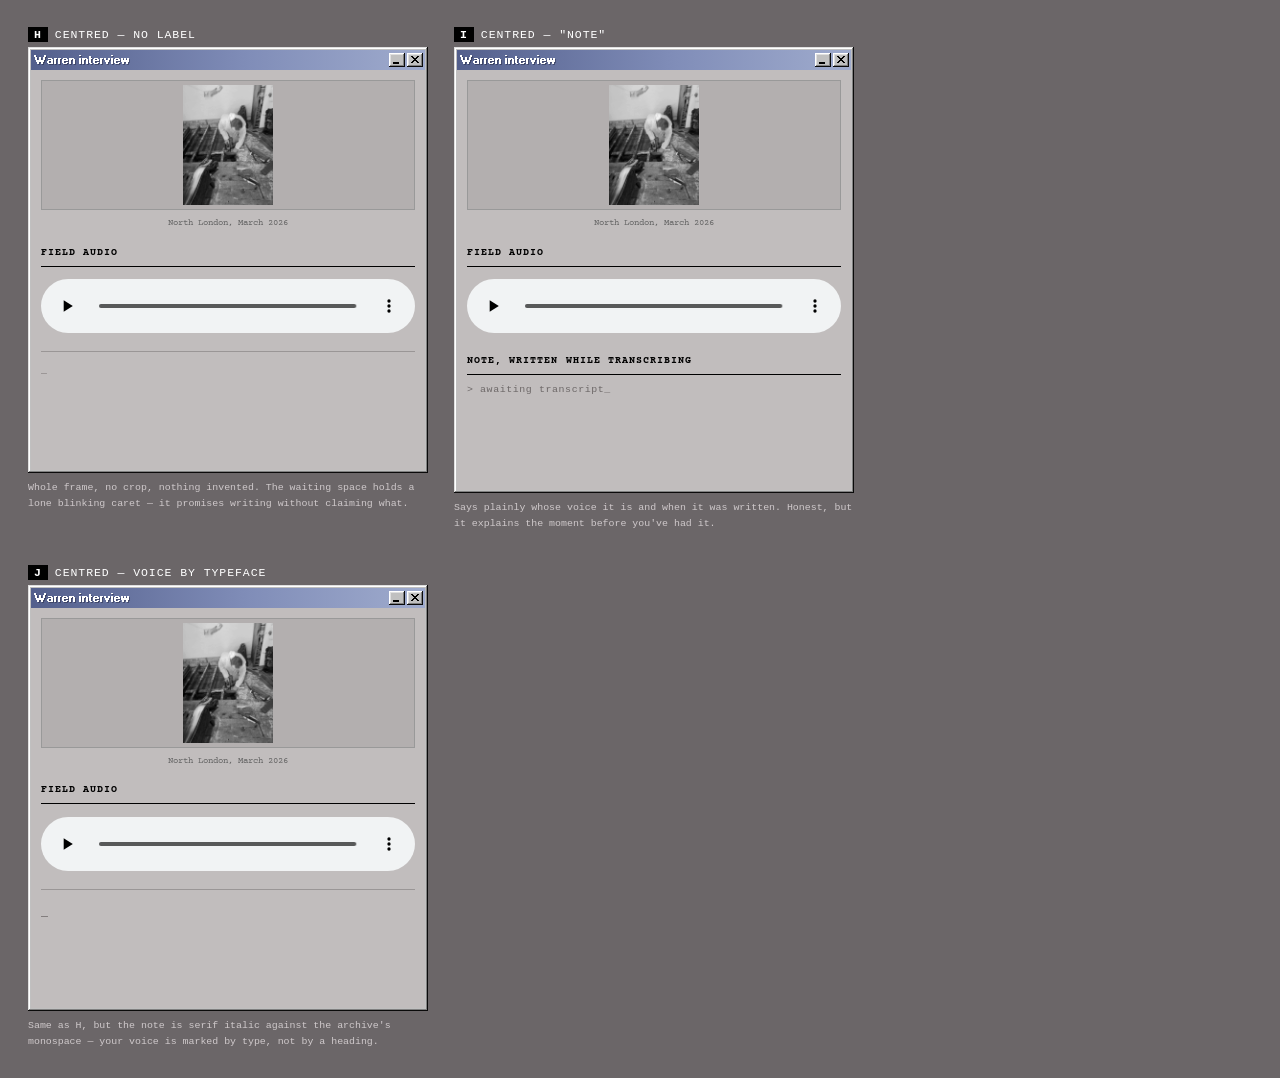
<file: _p1.html>
<!DOCTYPE html>
<html lang="en">

<head>
  <meta charset="UTF-8">
  <title>PROTOTYPE — audio window templates</title>
  <link rel="stylesheet" href="98.css-main/style.css">
  <style>
    @import url('https://fonts.googleapis.com/css2?family=Courier+Prime:ital,wght@0,400;0,700;1,400&display=swap');

    /* ══ scratch file. nothing here is wired into index.html. ══
       Variants A–G below. Each is the real 98.css frame with the real
       assets, so what you see is what the popup will look like.        */

    body {
      margin: 0;
      padding: 28px;
      background: #6b6668;
      font-family: 'Courier Prime', 'Courier New', monospace;
    }

    .proto-board {
      display: flex;
      flex-wrap: wrap;
      gap: 34px 26px;
      align-items: flex-start;
    }

    .proto-slot {
      width: 400px;
    }

    /* mirrors .win98-window.open in index.html — without this the content
       overflows the frame and every variant lies to you */
    .proto-slot .window {
      display: flex;
      flex-direction: column;
    }

    .proto-slot .window .title-bar {
      flex: 0 0 auto;
    }

    .proto-tag {
      font-family: 'Courier New', monospace;
      font-size: 0.72rem;
      color: #fff;
      letter-spacing: 0.08em;
      margin-bottom: 6px;
    }

    .proto-tag b {
      background: #000;
      padding: 1px 6px;
      margin-right: 7px;
    }

    .proto-note {
      font-family: 'Courier New', monospace;
      font-size: 0.62rem;
      color: #cfc9cb;
      line-height: 1.6;
      margin-top: 7px;
    }

    /* ─── shared base, lifted verbatim from index.html ─── */
    .title-bar {
      background: linear-gradient(90deg, #535f8c, #808db8 55%, #9fabcd);
    }

    .title-bar-text {
      text-shadow: 1px 1px 0 rgba(30, 34, 56, 0.45);
    }

    .window-content {
      background: #c1bdbd;
      padding: 10px;
      overflow-y: auto;
      font-family: 'Courier Prime', monospace;
      font-size: 0.78rem;
      line-height: 1.8;
      color: #000;
    }

    .window-content h3 {
      font-size: 0.65rem;
      letter-spacing: 0.1em;
      text-transform: uppercase;
      border-bottom: 1px solid #000;
      margin: 0.8rem 0 0.5rem;
      padding-bottom: 0.2rem;
    }

    .window-content audio {
      width: 100%;
      margin: 0.4rem 0;
      accent-color: #000080;
    }

    .img-caption {
      font-size: 0.58rem;
      color: #666;
      margin-bottom: 0.6rem;
    }

    @keyframes terminal-blink {
      0%, 49% { opacity: 1; }
      50%, 100% { opacity: 0; }
    }

    .blinking {
      animation: terminal-blink 1.5s steps(1, end) infinite;
    }

    /* ─── the part every variant shares: window is a flex column so the
           transcript can absorb leftover height ─── */
    .audio-window .window-content {
      display: flex;
      flex-direction: column;
      height: 100%;
    }

    .audio-window .window-content > * {
      flex: 0 0 auto;
    }

    .audio-window .window-content h3 {
      margin: 0.75rem 0 0.4rem;
    }

    .audio-window .window-content h3:first-child {
      margin-top: 0;
    }

    .audio-window .audio-transcript {
      flex: 1 1 auto;
      min-height: 0;
      overflow-y: auto;
      font-style: italic;
      line-height: 1.8;
    }

    .audio-transcript.awaiting {
      font-family: 'Courier New', monospace;
      font-style: normal;
      font-size: 0.62rem;
      letter-spacing: 0.06em;
      color: #6d6868;
    }

    .audio-meta {
      margin: 0;
      display: grid;
      grid-template-columns: max-content 1fr;
      gap: 1px 10px;
      font-family: 'Courier New', monospace;
      font-size: 0.6rem;
      line-height: 1.6;
      min-width: 0;
    }

    .audio-meta dt {
      text-transform: uppercase;
      letter-spacing: 0.09em;
      color: #565252;
    }

    .audio-meta dd {
      margin: 0;
      color: #000;
      overflow-wrap: anywhere;
    }

    /* ══════ A — tape card: thumb left, meta grid right ══════ */
    .v-a .audio-card {
      display: flex;
      gap: 12px;
      align-items: flex-start;
    }

    .v-a .audio-card-thumb {
      flex: 0 0 128px;
      background: #b3afaf;
      border: 1px solid #999;
      padding: 3px;
      line-height: 0;
    }

    .v-a .audio-card-thumb img {
      width: 100%;
      display: block;
      aspect-ratio: 4 / 3;
      object-fit: cover;
      filter: grayscale(90%) contrast(1.08);
    }

    .v-a .audio-meta {
      flex: 1 1 auto;
    }

    /* ══════ B — full-bleed banner ══════ */
    .v-b .audio-banner {
      background: #b3afaf;
      border: 1px solid #999;
      line-height: 0;
    }

    .v-b .audio-banner img {
      width: 100%;
      display: block;
      aspect-ratio: 16 / 7;
      object-fit: cover;
      filter: grayscale(90%) contrast(1.08);
    }

    .v-b .audio-banner .img-caption {
      line-height: 1.6;
      margin: 0;
      padding: 3px 6px;
      background: #b3afaf;
      border-top: 1px solid #999;
    }

    /* ══════ C — polaroid / evidence card ══════ */
    .v-c .audio-polaroid-wrap {
      display: flex;
      justify-content: center;
      padding: 10px 0 4px;
    }

    .v-c .audio-polaroid {
      position: relative;
      background: #efeceb;
      padding: 8px 8px 4px;
      box-shadow: 2px 3px 6px rgba(0, 0, 0, 0.35);
      transform: rotate(-1.8deg);
      line-height: 0;
    }

    .v-c .audio-polaroid img {
      width: 150px;
      display: block;
      aspect-ratio: 1 / 1;
      object-fit: cover;
      filter: grayscale(100%) contrast(1.12);
    }

    .v-c .audio-polaroid figcaption {
      font-family: 'Courier New', monospace;
      font-size: 0.58rem;
      line-height: 2.2;
      color: #444;
      text-align: center;
    }

    .v-c .audio-polaroid::before {
      content: "";
      position: absolute;
      top: -9px;
      left: 50%;
      width: 54px;
      height: 18px;
      transform: translateX(-50%) rotate(2.5deg);
      background: rgba(226, 220, 198, 0.72);
      border-left: 1px solid rgba(0, 0, 0, 0.08);
      border-right: 1px solid rgba(0, 0, 0, 0.08);
    }

    /* ══════ D — contact sheet strip ══════ */
    .v-d .audio-contact {
      display: flex;
      gap: 4px;
      background: #4a4646;
      border: 1px solid #999;
      padding: 4px;
    }

    .v-d .audio-contact img {
      flex: 1 1 0;
      min-width: 0;
      display: block;
      aspect-ratio: 1 / 1;
      object-fit: cover;
      filter: grayscale(100%) contrast(1.1);
    }

    .v-d .audio-contact-index {
      font-family: 'Courier New', monospace;
      font-size: 0.55rem;
      letter-spacing: 0.14em;
      color: #666;
      margin-top: 4px;
      display: flex;
      justify-content: space-between;
    }

    /* ══════ E — cassette label ══════ */
    .v-e .audio-cassette {
      border: 1px solid #8b8686;
      background: repeating-linear-gradient(0deg, #cac6c6 0 3px, #c1bdbd 3px 6px);
      padding: 7px;
    }

    .v-e .audio-cassette-head {
      display: flex;
      justify-content: space-between;
      align-items: baseline;
      font-family: 'Courier New', monospace;
      font-size: 0.56rem;
      letter-spacing: 0.16em;
      color: #4a4646;
      border-bottom: 1px solid #8b8686;
      padding-bottom: 4px;
      margin-bottom: 7px;
    }

    .v-e .audio-cassette-body {
      display: flex;
      gap: 10px;
      align-items: center;
    }

    .v-e .audio-cassette-body img {
      flex: 0 0 92px;
      /* flex items default to min-width:auto, which lets a 3000px source
         override flex-basis entirely — pin both */
      width: 92px;
      min-width: 0;
      display: block;
      aspect-ratio: 1 / 1;
      object-fit: cover;
      border: 1px solid #8b8686;
      filter: grayscale(100%) sepia(12%) contrast(1.1);
    }

    .v-e .audio-reels {
      flex: 1 1 auto;
      display: flex;
      justify-content: space-around;
      align-items: center;
      gap: 8px;
    }

    .v-e .audio-reel {
      width: 44px;
      height: 44px;
      border-radius: 50%;
      border: 1px solid #8b8686;
      background:
        radial-gradient(circle, #b3afaf 0 26%, transparent 26%),
        repeating-radial-gradient(circle, #6f6a6a 0 1px, #575252 1px 3px);
    }

    .v-e .audio-cassette-title {
      font-family: 'Courier Prime', monospace;
      font-size: 0.68rem;
      text-align: center;
      color: #000;
    }

    /* ══════ F — tall split column ══════ */
    .v-f .audio-split {
      display: flex;
      gap: 12px;
      flex: 1 1 auto;
      min-height: 0;
    }

    .v-f .audio-split-img {
      flex: 0 0 118px;
      align-self: stretch;
      background: #b3afaf;
      border: 1px solid #999;
      padding: 3px;
      line-height: 0;
    }

    .v-f .audio-split-img img {
      width: 100%;
      height: 100%;
      display: block;
      object-fit: cover;
      filter: grayscale(95%) contrast(1.08);
    }

    .v-f .audio-split-body {
      flex: 1 1 auto;
      min-width: 0;
      display: flex;
      flex-direction: column;
    }

    .v-f .audio-split-body h3 {
      margin-top: 0;
    }

    .v-f .audio-split-body .audio-transcript {
      flex: 1 1 auto;
      min-height: 0;
      overflow-y: auto;
      font-style: italic;
    }

    /* ══════ G — typographic, no image ══════ */
    .v-g .audio-pull {
      font-family: Georgia, 'Times New Roman', serif;
      font-size: 1.02rem;
      font-style: italic;
      line-height: 1.55;
      color: #1a1a1a;
      padding: 4px 0 10px;
    }

    .v-g .audio-pull span {
      background: #f9a8d4;
      box-decoration-break: clone;
      -webkit-box-decoration-break: clone;
      padding: 0 2px;
    }

    /* ══════ H / I / J — centred plate, no invented metadata ══════
       object-fit: contain, so nothing gets cropped at all.          */
    .v-plain .audio-plate {
      display: flex;
      justify-content: center;
      background: #b3afaf;
      border: 1px solid #999;
      padding: 4px;
    }

    .v-plain .audio-plate img {
      display: block;
      width: auto;
      max-width: 100%;
      /* 120 not 150: at 150 the note clips mid-sentence in a 420px window */
      max-height: 120px;
      object-fit: contain;
      filter: grayscale(90%) contrast(1.08);
    }

    .v-plain .audio-plate-caption {
      font-size: 0.58rem;
      color: #666;
      text-align: center;
      margin: 5px 0 0;
    }

    /* the typed line is the author's, not the recording's — so it gets a
       hairline instead of a heading that would mislabel it */
    .v-plain .audio-note {
      border-top: 1px solid #9a9696;
      padding-top: 10px;
      margin-top: 0.7rem;
    }

    .v-plain .audio-note.awaiting {
      color: #6d6868;
    }

    /* J marks the voice by typeface rather than by label */
    .v-j .audio-note {
      font-family: Georgia, 'Times New Roman', serif;
      font-size: 0.86rem;
      font-style: italic;
      line-height: 1.65;
      color: #1a1a1a;
    }

    .v-g .audio-pull::before {
      content: "\201C";
      font-size: 2.4rem;
      line-height: 0;
      vertical-align: -0.35rem;
      color: #8b8686;
      margin-right: 2px;
    }
  </style>
</head>

<body>
  <div class="proto-board">

    <!-- ════════════════ A ════════════════ -->
    <div class="proto-slot">
      <div class="proto-tag"><b>A</b>TAPE CARD</div>
      <div class="window audio-window v-a" style="height:400px;">
        <div class="title-bar">
          <div class="title-bar-text">Warren interview</div>
          <div class="title-bar-controls">
            <button aria-label="Minimize"></button>
            <button aria-label="Close"></button>
          </div>
        </div>
        <div class="window-content">
          <div class="audio-card">
            <div class="audio-card-thumb">
              <img src="images/working.gif" alt="">
            </div>
            <dl class="audio-meta">
              <dt>Subject</dt><dd>Warren</dd>
              <dt>Location</dt><dd>North London</dd>
              <dt>Date</dt><dd>March 2026</dd>
              <dt>Runtime</dt><dd data-audio-duration>--:--</dd>
              <dt>File</dt><dd>northlondon.mp3</dd>
            </dl>
          </div>
          <h3>Field audio</h3>
          <audio controls><source src="audio/northlondon.mp3" type="audio/mpeg"></audio>
          <h3>Transcript</h3>
          <div class="audio-transcript" data-transcript></div>
        </div>
      </div>
      <div class="proto-note">Catalogue entry. Fills the horizontal dead space with typed
        metadata; runtime reads itself off the file. Portrait sources get centre-cropped.</div>
    </div>

    <!-- ════════════════ B ════════════════ -->
    <div class="proto-slot">
      <div class="proto-tag"><b>B</b>PHOTO BANNER</div>
      <div class="window audio-window v-b" style="height:400px;">
        <div class="title-bar">
          <div class="title-bar-text">Warren interview</div>
          <div class="title-bar-controls">
            <button aria-label="Minimize"></button>
            <button aria-label="Close"></button>
          </div>
        </div>
        <div class="window-content">
          <div class="audio-banner">
            <img src="images/working.gif" alt="">
            <div class="img-caption">North London, March 2026 &middot; 0:28</div>
          </div>
          <h3>Field audio</h3>
          <audio controls><source src="audio/northlondon.mp3" type="audio/mpeg"></audio>
          <h3>Transcript</h3>
          <div class="audio-transcript" data-transcript></div>
        </div>
      </div>
      <div class="proto-note">Image-forward, least fussy. Crops hardest of all of them &mdash;
        a 16:7 slot through a 3000&times;4000 portrait keeps very little.</div>
    </div>

    <!-- ════════════════ C ════════════════ -->
    <div class="proto-slot">
      <div class="proto-tag"><b>C</b>POLAROID</div>
      <div class="window audio-window v-c" style="height:400px;">
        <div class="title-bar">
          <div class="title-bar-text">Warren interview</div>
          <div class="title-bar-controls">
            <button aria-label="Minimize"></button>
            <button aria-label="Close"></button>
          </div>
        </div>
        <div class="window-content">
          <div class="audio-polaroid-wrap">
            <figure class="audio-polaroid">
              <img src="images/working.gif" alt="">
              <figcaption>N. London &mdash; 03/26</figcaption>
            </figure>
          </div>
          <h3>Field audio</h3>
          <audio controls><source src="audio/northlondon.mp3" type="audio/mpeg"></audio>
          <div class="audio-transcript" data-transcript></div>
        </div>
      </div>
      <div class="proto-note">Most physical, most "evidence bag". The tape strip and tilt fight
        the crisp 98 chrome &mdash; that tension is either the point or the problem.</div>
    </div>

    <!-- ════════════════ D ════════════════ -->
    <div class="proto-slot">
      <div class="proto-tag"><b>D</b>CONTACT SHEET</div>
      <div class="window audio-window v-d" style="height:400px;">
        <div class="title-bar">
          <div class="title-bar-text">Warren interview</div>
          <div class="title-bar-controls">
            <button aria-label="Minimize"></button>
            <button aria-label="Close"></button>
          </div>
        </div>
        <div class="window-content">
          <div class="audio-contact">
            <img src="images/working.gif" alt="">
            <img src="images/warren03.jpg" alt="">
            <img src="images/northlondon.jpg" alt="">
          </div>
          <div class="audio-contact-index"><span>FRAME 01&ndash;03</span><span>N. LONDON 03/26</span></div>
          <h3>Field audio</h3>
          <audio controls><source src="audio/northlondon.mp3" type="audio/mpeg"></audio>
          <h3>Transcript</h3>
          <div class="audio-transcript" data-transcript></div>
        </div>
      </div>
      <div class="proto-note">Needs 2&ndash;3 images per clip, which you have for Warren but not
        for every window. Reads as a roll of film rather than one chosen frame.</div>
    </div>

    <!-- ════════════════ E ════════════════ -->
    <div class="proto-slot">
      <div class="proto-tag"><b>E</b>CASSETTE LABEL</div>
      <div class="window audio-window v-e" style="height:400px;">
        <div class="title-bar">
          <div class="title-bar-text">Warren interview</div>
          <div class="title-bar-controls">
            <button aria-label="Minimize"></button>
            <button aria-label="Close"></button>
          </div>
        </div>
        <div class="window-content">
          <div class="audio-cassette">
            <div class="audio-cassette-head"><span>SIDE A</span><span>FIELD REC &middot; 03/26</span></div>
            <div class="audio-cassette-body">
              <img src="images/working.gif" alt="">
              <div class="audio-reels">
                <div class="audio-reel"></div>
                <div class="audio-reel"></div>
              </div>
            </div>
            <div class="audio-cassette-title">Warren &mdash; North London</div>
          </div>
          <h3>Field audio</h3>
          <audio controls><source src="audio/northlondon.mp3" type="audio/mpeg"></audio>
          <div class="audio-transcript" data-transcript></div>
        </div>
      </div>
      <div class="proto-note">The reels can be made to spin only while playing. Most "interesting",
        but it's decoration &mdash; it says tape, not what's on the tape.</div>
    </div>

    <!-- ════════════════ F ════════════════ -->
    <div class="proto-slot">
      <div class="proto-tag"><b>F</b>TALL SPLIT</div>
      <div class="window audio-window v-f" style="height:400px;">
        <div class="title-bar">
          <div class="title-bar-text">Warren interview</div>
          <div class="title-bar-controls">
            <button aria-label="Minimize"></button>
            <button aria-label="Close"></button>
          </div>
        </div>
        <div class="window-content">
          <div class="audio-split">
            <div class="audio-split-img"><img src="images/working.gif" alt=""></div>
            <div class="audio-split-body">
              <h3>Field audio</h3>
              <audio controls><source src="audio/northlondon.mp3" type="audio/mpeg"></audio>
              <h3>Transcript</h3>
              <div class="audio-transcript" data-transcript></div>
            </div>
          </div>
        </div>
      </div>
      <div class="proto-note">The only one that suits your portrait sources &mdash; a tall column
        crops almost nothing. Squeezes the player into ~230px though.</div>
    </div>

    <!-- ════════════════ G ════════════════ -->
    <div class="proto-slot">
      <div class="proto-tag"><b>G</b>NO IMAGE</div>
      <div class="window audio-window v-g" style="height:400px;">
        <div class="title-bar">
          <div class="title-bar-text">Warren interview</div>
          <div class="title-bar-controls">
            <button aria-label="Minimize"></button>
            <button aria-label="Close"></button>
          </div>
        </div>
        <div class="window-content">
          <div class="audio-pull">his <span>body fluid just gone through to heaven</span></div>
          <dl class="audio-meta">
            <dt>Subject</dt><dd>Warren</dd>
            <dt>Location</dt><dd>North London</dd>
            <dt>Date</dt><dd>March 2026</dd>
            <dt>Runtime</dt><dd data-audio-duration>--:--</dd>
          </dl>
          <h3>Field audio</h3>
          <audio controls><source src="audio/northlondon.mp3" type="audio/mpeg"></audio>
          <h3>Transcript</h3>
          <div class="audio-transcript" data-transcript></div>
        </div>
      </div>
      <div class="proto-note">Fallback for clips with no good photo. Leads with the line that
        made you open the window in the first place.</div>
    </div>

    <!-- ════════════════ H ════════════════ -->
    <div class="proto-slot">
      <div class="proto-tag"><b>H</b>CENTRED &mdash; NO LABEL</div>
      <div class="window audio-window v-plain v-h" style="height:420px;">
        <div class="title-bar">
          <div class="title-bar-text">Warren interview</div>
          <div class="title-bar-controls">
            <button aria-label="Minimize"></button>
            <button aria-label="Close"></button>
          </div>
        </div>
        <div class="window-content">
          <div class="audio-plate"><img src="images/working.gif" alt=""></div>
          <div class="audio-plate-caption">North London, March 2026</div>
          <h3>Field audio</h3>
          <audio controls><source src="audio/northlondon.mp3" type="audio/mpeg"></audio>
          <div class="audio-transcript audio-note" data-transcript data-caret-only></div>
        </div>
      </div>
      <div class="proto-note">Whole frame, no crop, nothing invented. The waiting space holds a
        lone blinking caret &mdash; it promises writing without claiming what.</div>
    </div>

    <!-- ════════════════ I ════════════════ -->
    <div class="proto-slot">
      <div class="proto-tag"><b>I</b>CENTRED &mdash; "NOTE"</div>
      <div class="window audio-window v-plain v-i" style="height:440px;">
        <div class="title-bar">
          <div class="title-bar-text">Warren interview</div>
          <div class="title-bar-controls">
            <button aria-label="Minimize"></button>
            <button aria-label="Close"></button>
          </div>
        </div>
        <div class="window-content">
          <div class="audio-plate"><img src="images/working.gif" alt=""></div>
          <div class="audio-plate-caption">North London, March 2026</div>
          <h3>Field audio</h3>
          <audio controls><source src="audio/northlondon.mp3" type="audio/mpeg"></audio>
          <h3>Note, written while transcribing</h3>
          <div class="audio-transcript" data-transcript></div>
        </div>
      </div>
      <div class="proto-note">Says plainly whose voice it is and when it was written. Honest, but
        it explains the moment before you've had it.</div>
    </div>

    <!-- ════════════════ J ════════════════ -->
    <div class="proto-slot">
      <div class="proto-tag"><b>J</b>CENTRED &mdash; VOICE BY TYPEFACE</div>
      <div class="window audio-window v-plain v-j" style="height:420px;">
        <div class="title-bar">
          <div class="title-bar-text">Warren interview</div>
          <div class="title-bar-controls">
            <button aria-label="Minimize"></button>
            <button aria-label="Close"></button>
          </div>
        </div>
        <div class="window-content">
          <div class="audio-plate"><img src="images/working.gif" alt=""></div>
          <div class="audio-plate-caption">North London, March 2026</div>
          <h3>Field audio</h3>
          <audio controls><source src="audio/northlondon.mp3" type="audio/mpeg"></audio>
          <div class="audio-transcript audio-note" data-transcript data-caret-only></div>
        </div>
      </div>
      <div class="proto-note">Same as H, but the note is serif italic against the archive's
        monospace &mdash; your voice is marked by type, not by a heading.</div>
    </div>

  </div>

  <script>
    const POEM = "What is it about women decaying alive that pulls at me so strong. It is not a new sentiment. Councils - systems leave people for dead in their way. I wish it touched a man as much as an actual corpse would.";

    // fill every runtime slot from the file itself
    document.querySelectorAll('.audio-window').forEach(win => {
      const audio = win.querySelector('audio');
      const slot = win.querySelector('[data-audio-duration]');
      if (!audio || !slot) return;
      function showDuration() {
        if (!isFinite(audio.duration)) return;
        const mins = Math.floor(audio.duration / 60);
        const secs = String(Math.floor(audio.duration % 60)).padStart(2, '0');
        slot.textContent = mins + ':' + secs;
      }
      if (audio.readyState > 0) showDuration();
      audio.addEventListener('loadedmetadata', showDuration);
    });

    function setAwaiting(el) {
      el.classList.add('awaiting');
      // caret-only variants make no claim about what the text will be
      el.innerHTML = el.hasAttribute('data-caret-only')
        ? '<span class="blinking">_</span>'
        : '&gt; awaiting transcript<span class="blinking">_</span>';
    }

    function setFilled(el) {
      el.classList.remove('awaiting');
      el.textContent = POEM;
    }

    const slots = document.querySelectorAll('[data-transcript]');
    slots.forEach(setAwaiting);

    // click any window to flip that one between waiting and typed-out
    document.querySelectorAll('.audio-window').forEach(win => {
      win.addEventListener('click', e => {
        if (e.target.closest('audio, button')) return;
        const t = win.querySelector('[data-transcript]');
        if (!t) return;
        t.classList.contains('awaiting') ? setFilled(t) : setAwaiting(t);
      });
    });
  </script>
<style>.proto-slot:nth-child(-n+7){display:none}</style></body>

</html>
</file>
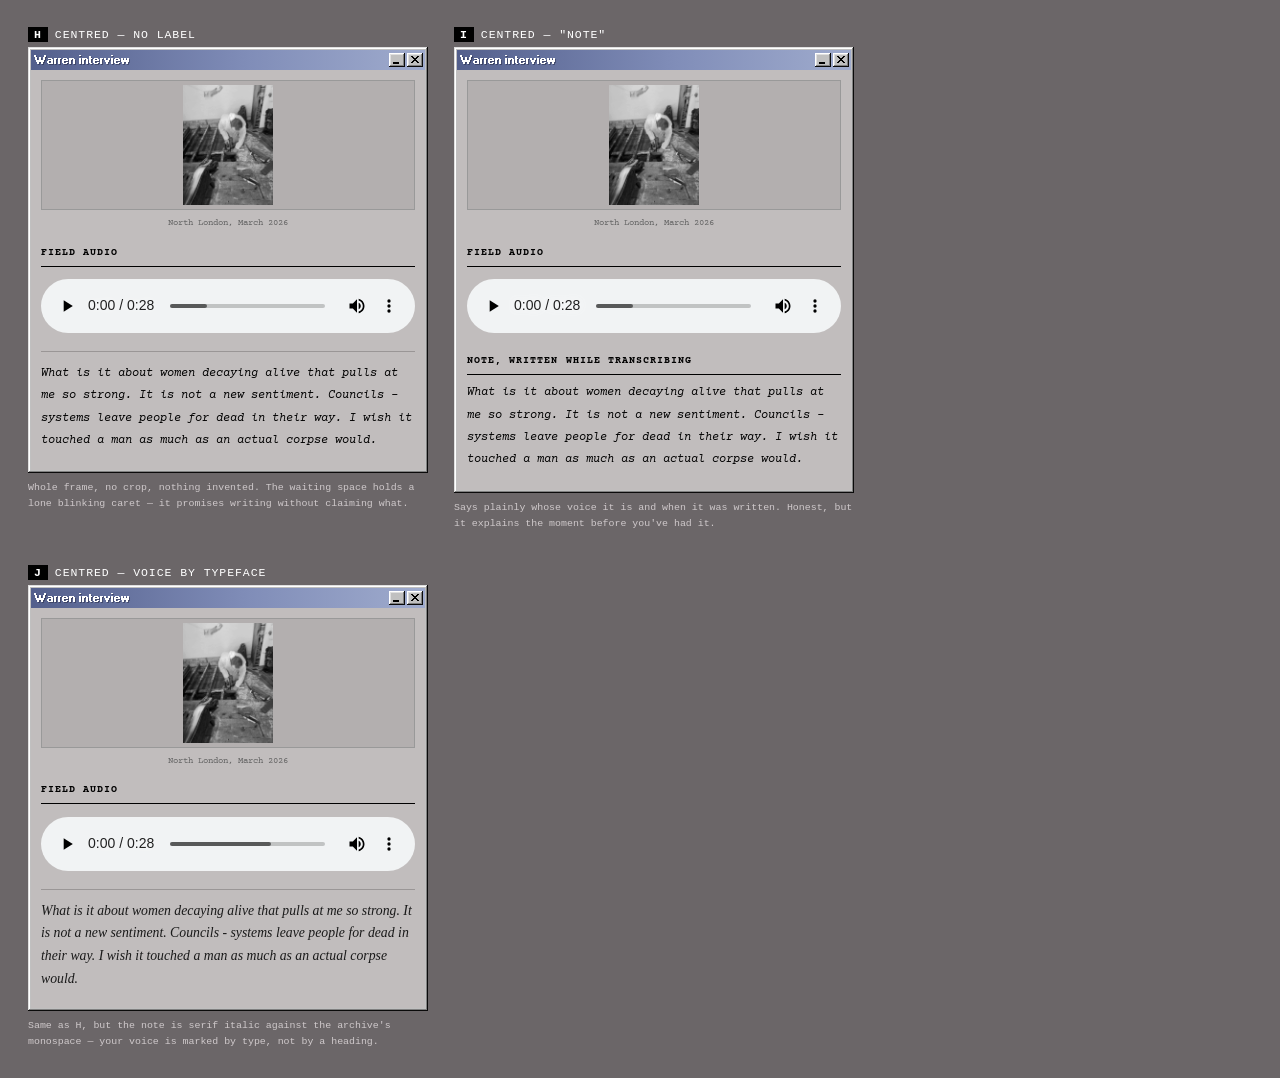
<file: _p2.html>
<!DOCTYPE html>
<html lang="en">

<head>
  <meta charset="UTF-8">
  <title>PROTOTYPE — audio window templates</title>
  <link rel="stylesheet" href="98.css-main/style.css">
  <style>
    @import url('https://fonts.googleapis.com/css2?family=Courier+Prime:ital,wght@0,400;0,700;1,400&display=swap');

    /* ══ scratch file. nothing here is wired into index.html. ══
       Variants A–G below. Each is the real 98.css frame with the real
       assets, so what you see is what the popup will look like.        */

    body {
      margin: 0;
      padding: 28px;
      background: #6b6668;
      font-family: 'Courier Prime', 'Courier New', monospace;
    }

    .proto-board {
      display: flex;
      flex-wrap: wrap;
      gap: 34px 26px;
      align-items: flex-start;
    }

    .proto-slot {
      width: 400px;
    }

    /* mirrors .win98-window.open in index.html — without this the content
       overflows the frame and every variant lies to you */
    .proto-slot .window {
      display: flex;
      flex-direction: column;
    }

    .proto-slot .window .title-bar {
      flex: 0 0 auto;
    }

    .proto-tag {
      font-family: 'Courier New', monospace;
      font-size: 0.72rem;
      color: #fff;
      letter-spacing: 0.08em;
      margin-bottom: 6px;
    }

    .proto-tag b {
      background: #000;
      padding: 1px 6px;
      margin-right: 7px;
    }

    .proto-note {
      font-family: 'Courier New', monospace;
      font-size: 0.62rem;
      color: #cfc9cb;
      line-height: 1.6;
      margin-top: 7px;
    }

    /* ─── shared base, lifted verbatim from index.html ─── */
    .title-bar {
      background: linear-gradient(90deg, #535f8c, #808db8 55%, #9fabcd);
    }

    .title-bar-text {
      text-shadow: 1px 1px 0 rgba(30, 34, 56, 0.45);
    }

    .window-content {
      background: #c1bdbd;
      padding: 10px;
      overflow-y: auto;
      font-family: 'Courier Prime', monospace;
      font-size: 0.78rem;
      line-height: 1.8;
      color: #000;
    }

    .window-content h3 {
      font-size: 0.65rem;
      letter-spacing: 0.1em;
      text-transform: uppercase;
      border-bottom: 1px solid #000;
      margin: 0.8rem 0 0.5rem;
      padding-bottom: 0.2rem;
    }

    .window-content audio {
      width: 100%;
      margin: 0.4rem 0;
      accent-color: #000080;
    }

    .img-caption {
      font-size: 0.58rem;
      color: #666;
      margin-bottom: 0.6rem;
    }

    @keyframes terminal-blink {
      0%, 49% { opacity: 1; }
      50%, 100% { opacity: 0; }
    }

    .blinking {
      animation: terminal-blink 1.5s steps(1, end) infinite;
    }

    /* ─── the part every variant shares: window is a flex column so the
           transcript can absorb leftover height ─── */
    .audio-window .window-content {
      display: flex;
      flex-direction: column;
      height: 100%;
    }

    .audio-window .window-content > * {
      flex: 0 0 auto;
    }

    .audio-window .window-content h3 {
      margin: 0.75rem 0 0.4rem;
    }

    .audio-window .window-content h3:first-child {
      margin-top: 0;
    }

    .audio-window .audio-transcript {
      flex: 1 1 auto;
      min-height: 0;
      overflow-y: auto;
      font-style: italic;
      line-height: 1.8;
    }

    .audio-transcript.awaiting {
      font-family: 'Courier New', monospace;
      font-style: normal;
      font-size: 0.62rem;
      letter-spacing: 0.06em;
      color: #6d6868;
    }

    .audio-meta {
      margin: 0;
      display: grid;
      grid-template-columns: max-content 1fr;
      gap: 1px 10px;
      font-family: 'Courier New', monospace;
      font-size: 0.6rem;
      line-height: 1.6;
      min-width: 0;
    }

    .audio-meta dt {
      text-transform: uppercase;
      letter-spacing: 0.09em;
      color: #565252;
    }

    .audio-meta dd {
      margin: 0;
      color: #000;
      overflow-wrap: anywhere;
    }

    /* ══════ A — tape card: thumb left, meta grid right ══════ */
    .v-a .audio-card {
      display: flex;
      gap: 12px;
      align-items: flex-start;
    }

    .v-a .audio-card-thumb {
      flex: 0 0 128px;
      background: #b3afaf;
      border: 1px solid #999;
      padding: 3px;
      line-height: 0;
    }

    .v-a .audio-card-thumb img {
      width: 100%;
      display: block;
      aspect-ratio: 4 / 3;
      object-fit: cover;
      filter: grayscale(90%) contrast(1.08);
    }

    .v-a .audio-meta {
      flex: 1 1 auto;
    }

    /* ══════ B — full-bleed banner ══════ */
    .v-b .audio-banner {
      background: #b3afaf;
      border: 1px solid #999;
      line-height: 0;
    }

    .v-b .audio-banner img {
      width: 100%;
      display: block;
      aspect-ratio: 16 / 7;
      object-fit: cover;
      filter: grayscale(90%) contrast(1.08);
    }

    .v-b .audio-banner .img-caption {
      line-height: 1.6;
      margin: 0;
      padding: 3px 6px;
      background: #b3afaf;
      border-top: 1px solid #999;
    }

    /* ══════ C — polaroid / evidence card ══════ */
    .v-c .audio-polaroid-wrap {
      display: flex;
      justify-content: center;
      padding: 10px 0 4px;
    }

    .v-c .audio-polaroid {
      position: relative;
      background: #efeceb;
      padding: 8px 8px 4px;
      box-shadow: 2px 3px 6px rgba(0, 0, 0, 0.35);
      transform: rotate(-1.8deg);
      line-height: 0;
    }

    .v-c .audio-polaroid img {
      width: 150px;
      display: block;
      aspect-ratio: 1 / 1;
      object-fit: cover;
      filter: grayscale(100%) contrast(1.12);
    }

    .v-c .audio-polaroid figcaption {
      font-family: 'Courier New', monospace;
      font-size: 0.58rem;
      line-height: 2.2;
      color: #444;
      text-align: center;
    }

    .v-c .audio-polaroid::before {
      content: "";
      position: absolute;
      top: -9px;
      left: 50%;
      width: 54px;
      height: 18px;
      transform: translateX(-50%) rotate(2.5deg);
      background: rgba(226, 220, 198, 0.72);
      border-left: 1px solid rgba(0, 0, 0, 0.08);
      border-right: 1px solid rgba(0, 0, 0, 0.08);
    }

    /* ══════ D — contact sheet strip ══════ */
    .v-d .audio-contact {
      display: flex;
      gap: 4px;
      background: #4a4646;
      border: 1px solid #999;
      padding: 4px;
    }

    .v-d .audio-contact img {
      flex: 1 1 0;
      min-width: 0;
      display: block;
      aspect-ratio: 1 / 1;
      object-fit: cover;
      filter: grayscale(100%) contrast(1.1);
    }

    .v-d .audio-contact-index {
      font-family: 'Courier New', monospace;
      font-size: 0.55rem;
      letter-spacing: 0.14em;
      color: #666;
      margin-top: 4px;
      display: flex;
      justify-content: space-between;
    }

    /* ══════ E — cassette label ══════ */
    .v-e .audio-cassette {
      border: 1px solid #8b8686;
      background: repeating-linear-gradient(0deg, #cac6c6 0 3px, #c1bdbd 3px 6px);
      padding: 7px;
    }

    .v-e .audio-cassette-head {
      display: flex;
      justify-content: space-between;
      align-items: baseline;
      font-family: 'Courier New', monospace;
      font-size: 0.56rem;
      letter-spacing: 0.16em;
      color: #4a4646;
      border-bottom: 1px solid #8b8686;
      padding-bottom: 4px;
      margin-bottom: 7px;
    }

    .v-e .audio-cassette-body {
      display: flex;
      gap: 10px;
      align-items: center;
    }

    .v-e .audio-cassette-body img {
      flex: 0 0 92px;
      /* flex items default to min-width:auto, which lets a 3000px source
         override flex-basis entirely — pin both */
      width: 92px;
      min-width: 0;
      display: block;
      aspect-ratio: 1 / 1;
      object-fit: cover;
      border: 1px solid #8b8686;
      filter: grayscale(100%) sepia(12%) contrast(1.1);
    }

    .v-e .audio-reels {
      flex: 1 1 auto;
      display: flex;
      justify-content: space-around;
      align-items: center;
      gap: 8px;
    }

    .v-e .audio-reel {
      width: 44px;
      height: 44px;
      border-radius: 50%;
      border: 1px solid #8b8686;
      background:
        radial-gradient(circle, #b3afaf 0 26%, transparent 26%),
        repeating-radial-gradient(circle, #6f6a6a 0 1px, #575252 1px 3px);
    }

    .v-e .audio-cassette-title {
      font-family: 'Courier Prime', monospace;
      font-size: 0.68rem;
      text-align: center;
      color: #000;
    }

    /* ══════ F — tall split column ══════ */
    .v-f .audio-split {
      display: flex;
      gap: 12px;
      flex: 1 1 auto;
      min-height: 0;
    }

    .v-f .audio-split-img {
      flex: 0 0 118px;
      align-self: stretch;
      background: #b3afaf;
      border: 1px solid #999;
      padding: 3px;
      line-height: 0;
    }

    .v-f .audio-split-img img {
      width: 100%;
      height: 100%;
      display: block;
      object-fit: cover;
      filter: grayscale(95%) contrast(1.08);
    }

    .v-f .audio-split-body {
      flex: 1 1 auto;
      min-width: 0;
      display: flex;
      flex-direction: column;
    }

    .v-f .audio-split-body h3 {
      margin-top: 0;
    }

    .v-f .audio-split-body .audio-transcript {
      flex: 1 1 auto;
      min-height: 0;
      overflow-y: auto;
      font-style: italic;
    }

    /* ══════ G — typographic, no image ══════ */
    .v-g .audio-pull {
      font-family: Georgia, 'Times New Roman', serif;
      font-size: 1.02rem;
      font-style: italic;
      line-height: 1.55;
      color: #1a1a1a;
      padding: 4px 0 10px;
    }

    .v-g .audio-pull span {
      background: #f9a8d4;
      box-decoration-break: clone;
      -webkit-box-decoration-break: clone;
      padding: 0 2px;
    }

    /* ══════ H / I / J — centred plate, no invented metadata ══════
       object-fit: contain, so nothing gets cropped at all.          */
    .v-plain .audio-plate {
      display: flex;
      justify-content: center;
      background: #b3afaf;
      border: 1px solid #999;
      padding: 4px;
    }

    .v-plain .audio-plate img {
      display: block;
      width: auto;
      max-width: 100%;
      /* 120 not 150: at 150 the note clips mid-sentence in a 420px window */
      max-height: 120px;
      object-fit: contain;
      filter: grayscale(90%) contrast(1.08);
    }

    .v-plain .audio-plate-caption {
      font-size: 0.58rem;
      color: #666;
      text-align: center;
      margin: 5px 0 0;
    }

    /* the typed line is the author's, not the recording's — so it gets a
       hairline instead of a heading that would mislabel it */
    .v-plain .audio-note {
      border-top: 1px solid #9a9696;
      padding-top: 10px;
      margin-top: 0.7rem;
    }

    .v-plain .audio-note.awaiting {
      color: #6d6868;
    }

    /* J marks the voice by typeface rather than by label */
    .v-j .audio-note {
      font-family: Georgia, 'Times New Roman', serif;
      font-size: 0.86rem;
      font-style: italic;
      line-height: 1.65;
      color: #1a1a1a;
    }

    .v-g .audio-pull::before {
      content: "\201C";
      font-size: 2.4rem;
      line-height: 0;
      vertical-align: -0.35rem;
      color: #8b8686;
      margin-right: 2px;
    }
  </style>
</head>

<body>
  <div class="proto-board">

    <!-- ════════════════ A ════════════════ -->
    <div class="proto-slot">
      <div class="proto-tag"><b>A</b>TAPE CARD</div>
      <div class="window audio-window v-a" style="height:400px;">
        <div class="title-bar">
          <div class="title-bar-text">Warren interview</div>
          <div class="title-bar-controls">
            <button aria-label="Minimize"></button>
            <button aria-label="Close"></button>
          </div>
        </div>
        <div class="window-content">
          <div class="audio-card">
            <div class="audio-card-thumb">
              <img src="images/working.gif" alt="">
            </div>
            <dl class="audio-meta">
              <dt>Subject</dt><dd>Warren</dd>
              <dt>Location</dt><dd>North London</dd>
              <dt>Date</dt><dd>March 2026</dd>
              <dt>Runtime</dt><dd data-audio-duration>--:--</dd>
              <dt>File</dt><dd>northlondon.mp3</dd>
            </dl>
          </div>
          <h3>Field audio</h3>
          <audio controls><source src="audio/northlondon.mp3" type="audio/mpeg"></audio>
          <h3>Transcript</h3>
          <div class="audio-transcript" data-transcript></div>
        </div>
      </div>
      <div class="proto-note">Catalogue entry. Fills the horizontal dead space with typed
        metadata; runtime reads itself off the file. Portrait sources get centre-cropped.</div>
    </div>

    <!-- ════════════════ B ════════════════ -->
    <div class="proto-slot">
      <div class="proto-tag"><b>B</b>PHOTO BANNER</div>
      <div class="window audio-window v-b" style="height:400px;">
        <div class="title-bar">
          <div class="title-bar-text">Warren interview</div>
          <div class="title-bar-controls">
            <button aria-label="Minimize"></button>
            <button aria-label="Close"></button>
          </div>
        </div>
        <div class="window-content">
          <div class="audio-banner">
            <img src="images/working.gif" alt="">
            <div class="img-caption">North London, March 2026 &middot; 0:28</div>
          </div>
          <h3>Field audio</h3>
          <audio controls><source src="audio/northlondon.mp3" type="audio/mpeg"></audio>
          <h3>Transcript</h3>
          <div class="audio-transcript" data-transcript></div>
        </div>
      </div>
      <div class="proto-note">Image-forward, least fussy. Crops hardest of all of them &mdash;
        a 16:7 slot through a 3000&times;4000 portrait keeps very little.</div>
    </div>

    <!-- ════════════════ C ════════════════ -->
    <div class="proto-slot">
      <div class="proto-tag"><b>C</b>POLAROID</div>
      <div class="window audio-window v-c" style="height:400px;">
        <div class="title-bar">
          <div class="title-bar-text">Warren interview</div>
          <div class="title-bar-controls">
            <button aria-label="Minimize"></button>
            <button aria-label="Close"></button>
          </div>
        </div>
        <div class="window-content">
          <div class="audio-polaroid-wrap">
            <figure class="audio-polaroid">
              <img src="images/working.gif" alt="">
              <figcaption>N. London &mdash; 03/26</figcaption>
            </figure>
          </div>
          <h3>Field audio</h3>
          <audio controls><source src="audio/northlondon.mp3" type="audio/mpeg"></audio>
          <div class="audio-transcript" data-transcript></div>
        </div>
      </div>
      <div class="proto-note">Most physical, most "evidence bag". The tape strip and tilt fight
        the crisp 98 chrome &mdash; that tension is either the point or the problem.</div>
    </div>

    <!-- ════════════════ D ════════════════ -->
    <div class="proto-slot">
      <div class="proto-tag"><b>D</b>CONTACT SHEET</div>
      <div class="window audio-window v-d" style="height:400px;">
        <div class="title-bar">
          <div class="title-bar-text">Warren interview</div>
          <div class="title-bar-controls">
            <button aria-label="Minimize"></button>
            <button aria-label="Close"></button>
          </div>
        </div>
        <div class="window-content">
          <div class="audio-contact">
            <img src="images/working.gif" alt="">
            <img src="images/warren03.jpg" alt="">
            <img src="images/northlondon.jpg" alt="">
          </div>
          <div class="audio-contact-index"><span>FRAME 01&ndash;03</span><span>N. LONDON 03/26</span></div>
          <h3>Field audio</h3>
          <audio controls><source src="audio/northlondon.mp3" type="audio/mpeg"></audio>
          <h3>Transcript</h3>
          <div class="audio-transcript" data-transcript></div>
        </div>
      </div>
      <div class="proto-note">Needs 2&ndash;3 images per clip, which you have for Warren but not
        for every window. Reads as a roll of film rather than one chosen frame.</div>
    </div>

    <!-- ════════════════ E ════════════════ -->
    <div class="proto-slot">
      <div class="proto-tag"><b>E</b>CASSETTE LABEL</div>
      <div class="window audio-window v-e" style="height:400px;">
        <div class="title-bar">
          <div class="title-bar-text">Warren interview</div>
          <div class="title-bar-controls">
            <button aria-label="Minimize"></button>
            <button aria-label="Close"></button>
          </div>
        </div>
        <div class="window-content">
          <div class="audio-cassette">
            <div class="audio-cassette-head"><span>SIDE A</span><span>FIELD REC &middot; 03/26</span></div>
            <div class="audio-cassette-body">
              <img src="images/working.gif" alt="">
              <div class="audio-reels">
                <div class="audio-reel"></div>
                <div class="audio-reel"></div>
              </div>
            </div>
            <div class="audio-cassette-title">Warren &mdash; North London</div>
          </div>
          <h3>Field audio</h3>
          <audio controls><source src="audio/northlondon.mp3" type="audio/mpeg"></audio>
          <div class="audio-transcript" data-transcript></div>
        </div>
      </div>
      <div class="proto-note">The reels can be made to spin only while playing. Most "interesting",
        but it's decoration &mdash; it says tape, not what's on the tape.</div>
    </div>

    <!-- ════════════════ F ════════════════ -->
    <div class="proto-slot">
      <div class="proto-tag"><b>F</b>TALL SPLIT</div>
      <div class="window audio-window v-f" style="height:400px;">
        <div class="title-bar">
          <div class="title-bar-text">Warren interview</div>
          <div class="title-bar-controls">
            <button aria-label="Minimize"></button>
            <button aria-label="Close"></button>
          </div>
        </div>
        <div class="window-content">
          <div class="audio-split">
            <div class="audio-split-img"><img src="images/working.gif" alt=""></div>
            <div class="audio-split-body">
              <h3>Field audio</h3>
              <audio controls><source src="audio/northlondon.mp3" type="audio/mpeg"></audio>
              <h3>Transcript</h3>
              <div class="audio-transcript" data-transcript></div>
            </div>
          </div>
        </div>
      </div>
      <div class="proto-note">The only one that suits your portrait sources &mdash; a tall column
        crops almost nothing. Squeezes the player into ~230px though.</div>
    </div>

    <!-- ════════════════ G ════════════════ -->
    <div class="proto-slot">
      <div class="proto-tag"><b>G</b>NO IMAGE</div>
      <div class="window audio-window v-g" style="height:400px;">
        <div class="title-bar">
          <div class="title-bar-text">Warren interview</div>
          <div class="title-bar-controls">
            <button aria-label="Minimize"></button>
            <button aria-label="Close"></button>
          </div>
        </div>
        <div class="window-content">
          <div class="audio-pull">his <span>body fluid just gone through to heaven</span></div>
          <dl class="audio-meta">
            <dt>Subject</dt><dd>Warren</dd>
            <dt>Location</dt><dd>North London</dd>
            <dt>Date</dt><dd>March 2026</dd>
            <dt>Runtime</dt><dd data-audio-duration>--:--</dd>
          </dl>
          <h3>Field audio</h3>
          <audio controls><source src="audio/northlondon.mp3" type="audio/mpeg"></audio>
          <h3>Transcript</h3>
          <div class="audio-transcript" data-transcript></div>
        </div>
      </div>
      <div class="proto-note">Fallback for clips with no good photo. Leads with the line that
        made you open the window in the first place.</div>
    </div>

    <!-- ════════════════ H ════════════════ -->
    <div class="proto-slot">
      <div class="proto-tag"><b>H</b>CENTRED &mdash; NO LABEL</div>
      <div class="window audio-window v-plain v-h" style="height:420px;">
        <div class="title-bar">
          <div class="title-bar-text">Warren interview</div>
          <div class="title-bar-controls">
            <button aria-label="Minimize"></button>
            <button aria-label="Close"></button>
          </div>
        </div>
        <div class="window-content">
          <div class="audio-plate"><img src="images/working.gif" alt=""></div>
          <div class="audio-plate-caption">North London, March 2026</div>
          <h3>Field audio</h3>
          <audio controls><source src="audio/northlondon.mp3" type="audio/mpeg"></audio>
          <div class="audio-transcript audio-note" data-transcript data-caret-only></div>
        </div>
      </div>
      <div class="proto-note">Whole frame, no crop, nothing invented. The waiting space holds a
        lone blinking caret &mdash; it promises writing without claiming what.</div>
    </div>

    <!-- ════════════════ I ════════════════ -->
    <div class="proto-slot">
      <div class="proto-tag"><b>I</b>CENTRED &mdash; "NOTE"</div>
      <div class="window audio-window v-plain v-i" style="height:440px;">
        <div class="title-bar">
          <div class="title-bar-text">Warren interview</div>
          <div class="title-bar-controls">
            <button aria-label="Minimize"></button>
            <button aria-label="Close"></button>
          </div>
        </div>
        <div class="window-content">
          <div class="audio-plate"><img src="images/working.gif" alt=""></div>
          <div class="audio-plate-caption">North London, March 2026</div>
          <h3>Field audio</h3>
          <audio controls><source src="audio/northlondon.mp3" type="audio/mpeg"></audio>
          <h3>Note, written while transcribing</h3>
          <div class="audio-transcript" data-transcript></div>
        </div>
      </div>
      <div class="proto-note">Says plainly whose voice it is and when it was written. Honest, but
        it explains the moment before you've had it.</div>
    </div>

    <!-- ════════════════ J ════════════════ -->
    <div class="proto-slot">
      <div class="proto-tag"><b>J</b>CENTRED &mdash; VOICE BY TYPEFACE</div>
      <div class="window audio-window v-plain v-j" style="height:420px;">
        <div class="title-bar">
          <div class="title-bar-text">Warren interview</div>
          <div class="title-bar-controls">
            <button aria-label="Minimize"></button>
            <button aria-label="Close"></button>
          </div>
        </div>
        <div class="window-content">
          <div class="audio-plate"><img src="images/working.gif" alt=""></div>
          <div class="audio-plate-caption">North London, March 2026</div>
          <h3>Field audio</h3>
          <audio controls><source src="audio/northlondon.mp3" type="audio/mpeg"></audio>
          <div class="audio-transcript audio-note" data-transcript data-caret-only></div>
        </div>
      </div>
      <div class="proto-note">Same as H, but the note is serif italic against the archive's
        monospace &mdash; your voice is marked by type, not by a heading.</div>
    </div>

  </div>

  <script>
    const POEM = "What is it about women decaying alive that pulls at me so strong. It is not a new sentiment. Councils - systems leave people for dead in their way. I wish it touched a man as much as an actual corpse would.";

    // fill every runtime slot from the file itself
    document.querySelectorAll('.audio-window').forEach(win => {
      const audio = win.querySelector('audio');
      const slot = win.querySelector('[data-audio-duration]');
      if (!audio || !slot) return;
      function showDuration() {
        if (!isFinite(audio.duration)) return;
        const mins = Math.floor(audio.duration / 60);
        const secs = String(Math.floor(audio.duration % 60)).padStart(2, '0');
        slot.textContent = mins + ':' + secs;
      }
      if (audio.readyState > 0) showDuration();
      audio.addEventListener('loadedmetadata', showDuration);
    });

    function setAwaiting(el) {
      el.classList.add('awaiting');
      // caret-only variants make no claim about what the text will be
      el.innerHTML = el.hasAttribute('data-caret-only')
        ? '<span class="blinking">_</span>'
        : '&gt; awaiting transcript<span class="blinking">_</span>';
    }

    function setFilled(el) {
      el.classList.remove('awaiting');
      el.textContent = POEM;
    }

    const slots = document.querySelectorAll('[data-transcript]');
    slots.forEach(setAwaiting);

    // click any window to flip that one between waiting and typed-out
    document.querySelectorAll('.audio-window').forEach(win => {
      win.addEventListener('click', e => {
        if (e.target.closest('audio, button')) return;
        const t = win.querySelector('[data-transcript]');
        if (!t) return;
        t.classList.contains('awaiting') ? setFilled(t) : setAwaiting(t);
      });
    });
  </script>
<style>.proto-slot:nth-child(-n+7){display:none}</style><script>window.addEventListener("load",()=>{setTimeout(()=>{document.querySelectorAll("[data-transcript]").forEach(setFilled)},300)})</script></body>

</html>
</file>
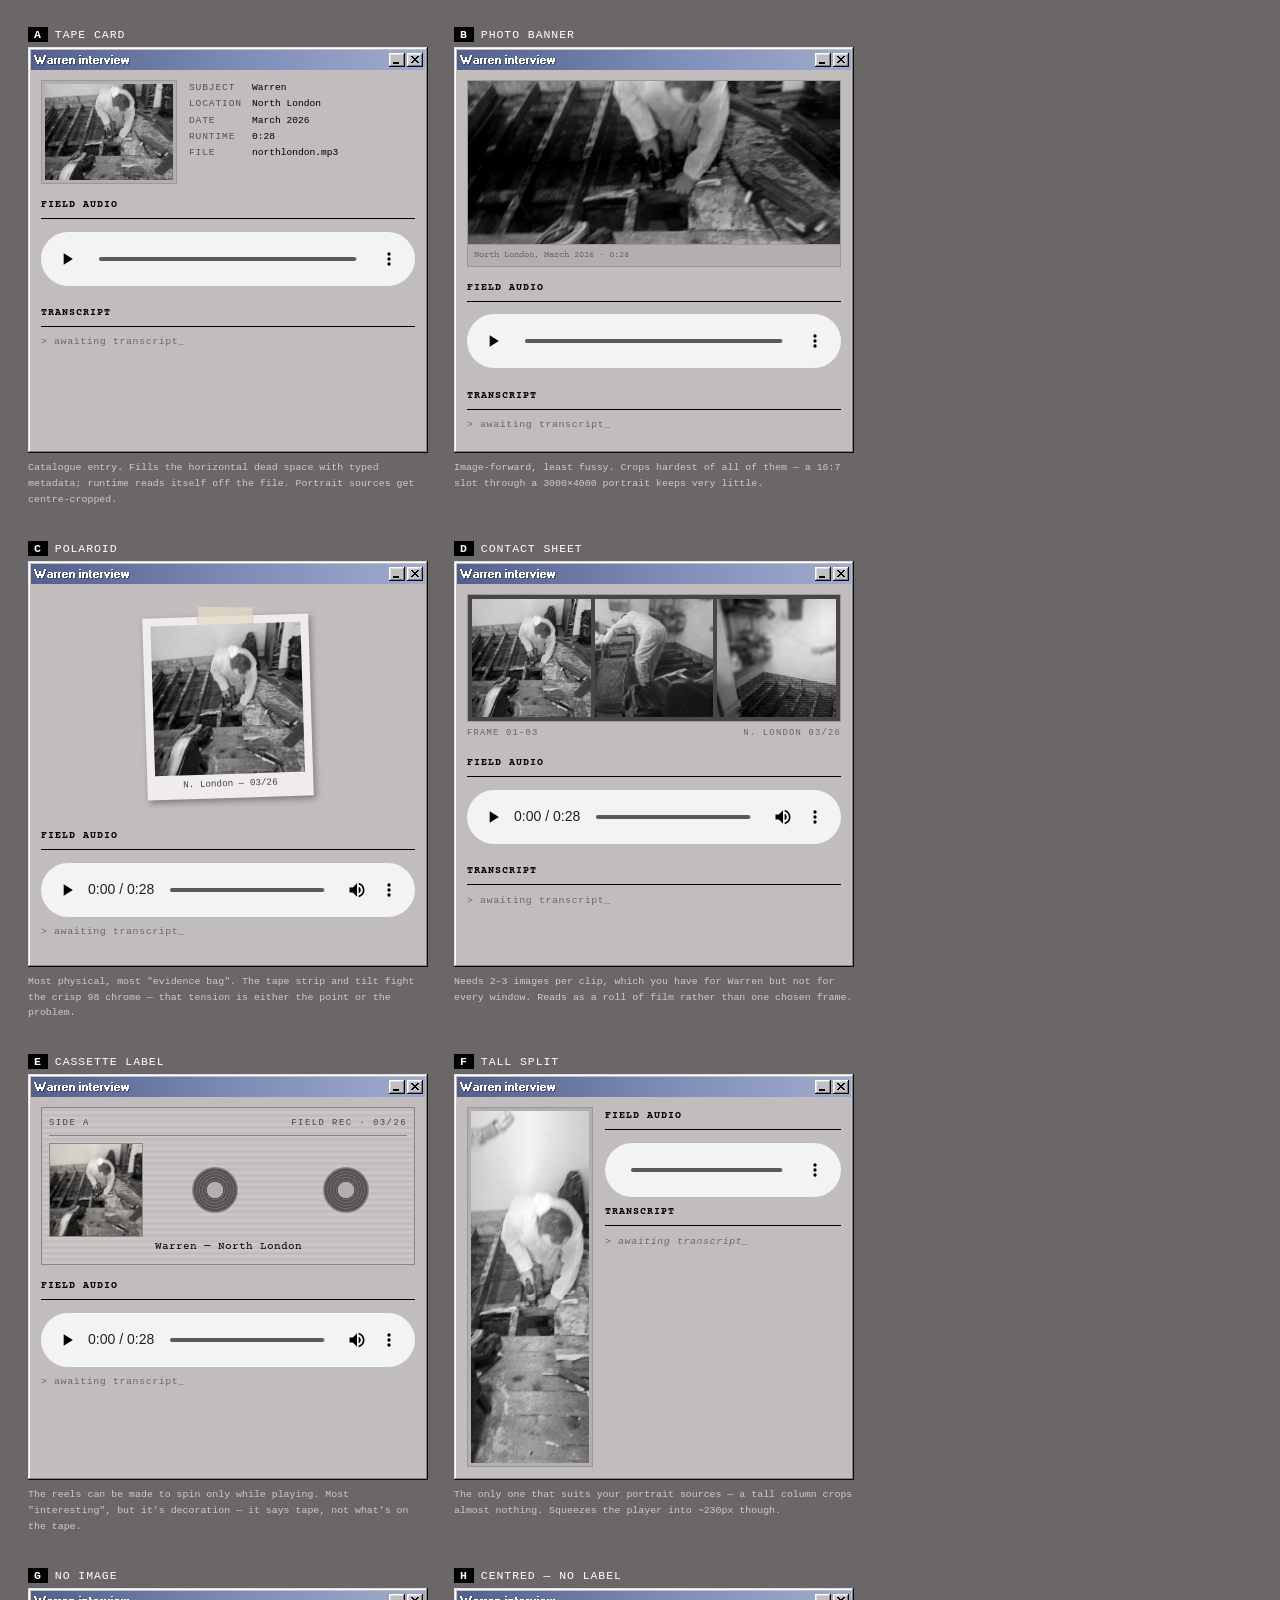
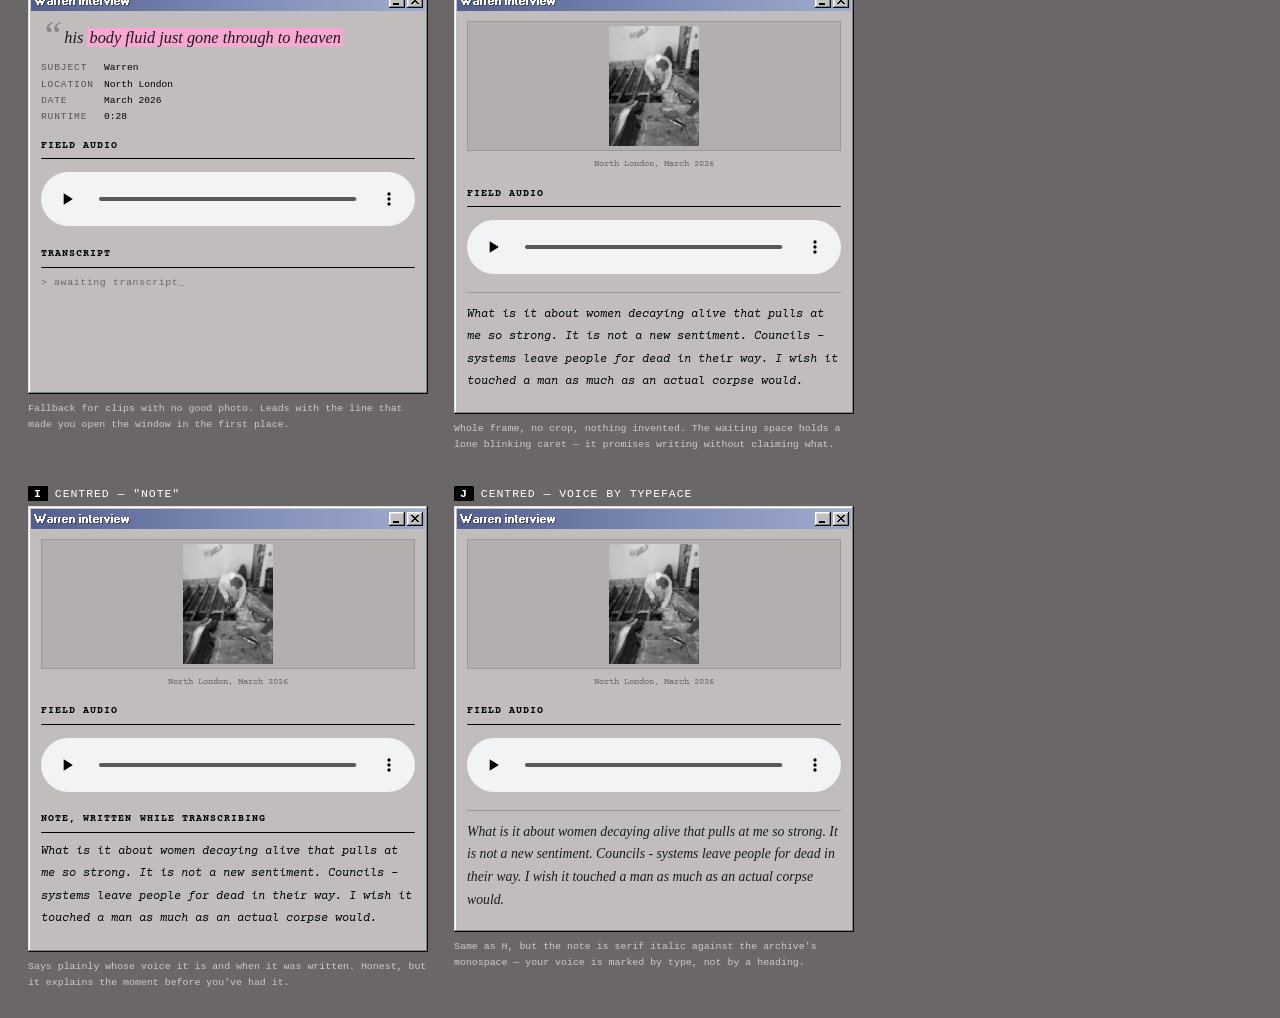
<file: _p3.html>
<!DOCTYPE html>
<html lang="en">

<head>
  <meta charset="UTF-8">
  <title>PROTOTYPE — audio window templates</title>
  <link rel="stylesheet" href="98.css-main/style.css">
  <style>
    @import url('https://fonts.googleapis.com/css2?family=Courier+Prime:ital,wght@0,400;0,700;1,400&display=swap');

    /* ══ scratch file. nothing here is wired into index.html. ══
       Variants A–G below. Each is the real 98.css frame with the real
       assets, so what you see is what the popup will look like.        */

    body {
      margin: 0;
      padding: 28px;
      background: #6b6668;
      font-family: 'Courier Prime', 'Courier New', monospace;
    }

    .proto-board {
      display: flex;
      flex-wrap: wrap;
      gap: 34px 26px;
      align-items: flex-start;
    }

    .proto-slot {
      width: 400px;
    }

    /* mirrors .win98-window.open in index.html — without this the content
       overflows the frame and every variant lies to you */
    .proto-slot .window {
      display: flex;
      flex-direction: column;
    }

    .proto-slot .window .title-bar {
      flex: 0 0 auto;
    }

    .proto-tag {
      font-family: 'Courier New', monospace;
      font-size: 0.72rem;
      color: #fff;
      letter-spacing: 0.08em;
      margin-bottom: 6px;
    }

    .proto-tag b {
      background: #000;
      padding: 1px 6px;
      margin-right: 7px;
    }

    .proto-note {
      font-family: 'Courier New', monospace;
      font-size: 0.62rem;
      color: #cfc9cb;
      line-height: 1.6;
      margin-top: 7px;
    }

    /* ─── shared base, lifted verbatim from index.html ─── */
    .title-bar {
      background: linear-gradient(90deg, #535f8c, #808db8 55%, #9fabcd);
    }

    .title-bar-text {
      text-shadow: 1px 1px 0 rgba(30, 34, 56, 0.45);
    }

    .window-content {
      background: #c1bdbd;
      padding: 10px;
      overflow-y: auto;
      font-family: 'Courier Prime', monospace;
      font-size: 0.78rem;
      line-height: 1.8;
      color: #000;
    }

    .window-content h3 {
      font-size: 0.65rem;
      letter-spacing: 0.1em;
      text-transform: uppercase;
      border-bottom: 1px solid #000;
      margin: 0.8rem 0 0.5rem;
      padding-bottom: 0.2rem;
    }

    .window-content audio {
      width: 100%;
      margin: 0.4rem 0;
      accent-color: #000080;
    }

    .img-caption {
      font-size: 0.58rem;
      color: #666;
      margin-bottom: 0.6rem;
    }

    @keyframes terminal-blink {
      0%, 49% { opacity: 1; }
      50%, 100% { opacity: 0; }
    }

    .blinking {
      animation: terminal-blink 1.5s steps(1, end) infinite;
    }

    /* ─── the part every variant shares: window is a flex column so the
           transcript can absorb leftover height ─── */
    .audio-window .window-content {
      display: flex;
      flex-direction: column;
      height: 100%;
    }

    .audio-window .window-content > * {
      flex: 0 0 auto;
    }

    .audio-window .window-content h3 {
      margin: 0.75rem 0 0.4rem;
    }

    .audio-window .window-content h3:first-child {
      margin-top: 0;
    }

    .audio-window .audio-transcript {
      flex: 1 1 auto;
      min-height: 0;
      overflow-y: auto;
      font-style: italic;
      line-height: 1.8;
    }

    .audio-transcript.awaiting {
      font-family: 'Courier New', monospace;
      font-style: normal;
      font-size: 0.62rem;
      letter-spacing: 0.06em;
      color: #6d6868;
    }

    .audio-meta {
      margin: 0;
      display: grid;
      grid-template-columns: max-content 1fr;
      gap: 1px 10px;
      font-family: 'Courier New', monospace;
      font-size: 0.6rem;
      line-height: 1.6;
      min-width: 0;
    }

    .audio-meta dt {
      text-transform: uppercase;
      letter-spacing: 0.09em;
      color: #565252;
    }

    .audio-meta dd {
      margin: 0;
      color: #000;
      overflow-wrap: anywhere;
    }

    /* ══════ A — tape card: thumb left, meta grid right ══════ */
    .v-a .audio-card {
      display: flex;
      gap: 12px;
      align-items: flex-start;
    }

    .v-a .audio-card-thumb {
      flex: 0 0 128px;
      background: #b3afaf;
      border: 1px solid #999;
      padding: 3px;
      line-height: 0;
    }

    .v-a .audio-card-thumb img {
      width: 100%;
      display: block;
      aspect-ratio: 4 / 3;
      object-fit: cover;
      filter: grayscale(90%) contrast(1.08);
    }

    .v-a .audio-meta {
      flex: 1 1 auto;
    }

    /* ══════ B — full-bleed banner ══════ */
    .v-b .audio-banner {
      background: #b3afaf;
      border: 1px solid #999;
      line-height: 0;
    }

    .v-b .audio-banner img {
      width: 100%;
      display: block;
      aspect-ratio: 16 / 7;
      object-fit: cover;
      filter: grayscale(90%) contrast(1.08);
    }

    .v-b .audio-banner .img-caption {
      line-height: 1.6;
      margin: 0;
      padding: 3px 6px;
      background: #b3afaf;
      border-top: 1px solid #999;
    }

    /* ══════ C — polaroid / evidence card ══════ */
    .v-c .audio-polaroid-wrap {
      display: flex;
      justify-content: center;
      padding: 10px 0 4px;
    }

    .v-c .audio-polaroid {
      position: relative;
      background: #efeceb;
      padding: 8px 8px 4px;
      box-shadow: 2px 3px 6px rgba(0, 0, 0, 0.35);
      transform: rotate(-1.8deg);
      line-height: 0;
    }

    .v-c .audio-polaroid img {
      width: 150px;
      display: block;
      aspect-ratio: 1 / 1;
      object-fit: cover;
      filter: grayscale(100%) contrast(1.12);
    }

    .v-c .audio-polaroid figcaption {
      font-family: 'Courier New', monospace;
      font-size: 0.58rem;
      line-height: 2.2;
      color: #444;
      text-align: center;
    }

    .v-c .audio-polaroid::before {
      content: "";
      position: absolute;
      top: -9px;
      left: 50%;
      width: 54px;
      height: 18px;
      transform: translateX(-50%) rotate(2.5deg);
      background: rgba(226, 220, 198, 0.72);
      border-left: 1px solid rgba(0, 0, 0, 0.08);
      border-right: 1px solid rgba(0, 0, 0, 0.08);
    }

    /* ══════ D — contact sheet strip ══════ */
    .v-d .audio-contact {
      display: flex;
      gap: 4px;
      background: #4a4646;
      border: 1px solid #999;
      padding: 4px;
    }

    .v-d .audio-contact img {
      flex: 1 1 0;
      min-width: 0;
      display: block;
      aspect-ratio: 1 / 1;
      object-fit: cover;
      filter: grayscale(100%) contrast(1.1);
    }

    .v-d .audio-contact-index {
      font-family: 'Courier New', monospace;
      font-size: 0.55rem;
      letter-spacing: 0.14em;
      color: #666;
      margin-top: 4px;
      display: flex;
      justify-content: space-between;
    }

    /* ══════ E — cassette label ══════ */
    .v-e .audio-cassette {
      border: 1px solid #8b8686;
      background: repeating-linear-gradient(0deg, #cac6c6 0 3px, #c1bdbd 3px 6px);
      padding: 7px;
    }

    .v-e .audio-cassette-head {
      display: flex;
      justify-content: space-between;
      align-items: baseline;
      font-family: 'Courier New', monospace;
      font-size: 0.56rem;
      letter-spacing: 0.16em;
      color: #4a4646;
      border-bottom: 1px solid #8b8686;
      padding-bottom: 4px;
      margin-bottom: 7px;
    }

    .v-e .audio-cassette-body {
      display: flex;
      gap: 10px;
      align-items: center;
    }

    .v-e .audio-cassette-body img {
      flex: 0 0 92px;
      /* flex items default to min-width:auto, which lets a 3000px source
         override flex-basis entirely — pin both */
      width: 92px;
      min-width: 0;
      display: block;
      aspect-ratio: 1 / 1;
      object-fit: cover;
      border: 1px solid #8b8686;
      filter: grayscale(100%) sepia(12%) contrast(1.1);
    }

    .v-e .audio-reels {
      flex: 1 1 auto;
      display: flex;
      justify-content: space-around;
      align-items: center;
      gap: 8px;
    }

    .v-e .audio-reel {
      width: 44px;
      height: 44px;
      border-radius: 50%;
      border: 1px solid #8b8686;
      background:
        radial-gradient(circle, #b3afaf 0 26%, transparent 26%),
        repeating-radial-gradient(circle, #6f6a6a 0 1px, #575252 1px 3px);
    }

    .v-e .audio-cassette-title {
      font-family: 'Courier Prime', monospace;
      font-size: 0.68rem;
      text-align: center;
      color: #000;
    }

    /* ══════ F — tall split column ══════ */
    .v-f .audio-split {
      display: flex;
      gap: 12px;
      flex: 1 1 auto;
      min-height: 0;
    }

    .v-f .audio-split-img {
      flex: 0 0 118px;
      align-self: stretch;
      background: #b3afaf;
      border: 1px solid #999;
      padding: 3px;
      line-height: 0;
    }

    .v-f .audio-split-img img {
      width: 100%;
      height: 100%;
      display: block;
      object-fit: cover;
      filter: grayscale(95%) contrast(1.08);
    }

    .v-f .audio-split-body {
      flex: 1 1 auto;
      min-width: 0;
      display: flex;
      flex-direction: column;
    }

    .v-f .audio-split-body h3 {
      margin-top: 0;
    }

    .v-f .audio-split-body .audio-transcript {
      flex: 1 1 auto;
      min-height: 0;
      overflow-y: auto;
      font-style: italic;
    }

    /* ══════ G — typographic, no image ══════ */
    .v-g .audio-pull {
      font-family: Georgia, 'Times New Roman', serif;
      font-size: 1.02rem;
      font-style: italic;
      line-height: 1.55;
      color: #1a1a1a;
      padding: 4px 0 10px;
    }

    .v-g .audio-pull span {
      background: #f9a8d4;
      box-decoration-break: clone;
      -webkit-box-decoration-break: clone;
      padding: 0 2px;
    }

    /* ══════ H / I / J — centred plate, no invented metadata ══════
       object-fit: contain, so nothing gets cropped at all.          */
    .v-plain .audio-plate {
      display: flex;
      justify-content: center;
      background: #b3afaf;
      border: 1px solid #999;
      padding: 4px;
    }

    .v-plain .audio-plate img {
      display: block;
      width: auto;
      max-width: 100%;
      /* 120 not 150: at 150 the note clips mid-sentence in a 420px window */
      max-height: 120px;
      object-fit: contain;
      filter: grayscale(90%) contrast(1.08);
    }

    .v-plain .audio-plate-caption {
      font-size: 0.58rem;
      color: #666;
      text-align: center;
      margin: 5px 0 0;
    }

    /* the typed line is the author's, not the recording's — so it gets a
       hairline instead of a heading that would mislabel it */
    .v-plain .audio-note {
      border-top: 1px solid #9a9696;
      padding-top: 10px;
      margin-top: 0.7rem;
    }

    .v-plain .audio-note.awaiting {
      color: #6d6868;
    }

    /* J marks the voice by typeface rather than by label */
    .v-j .audio-note {
      font-family: Georgia, 'Times New Roman', serif;
      font-size: 0.86rem;
      font-style: italic;
      line-height: 1.65;
      color: #1a1a1a;
    }

    .v-g .audio-pull::before {
      content: "\201C";
      font-size: 2.4rem;
      line-height: 0;
      vertical-align: -0.35rem;
      color: #8b8686;
      margin-right: 2px;
    }
  </style>
</head>

<body>
  <div class="proto-board">

    <!-- ════════════════ A ════════════════ -->
    <div class="proto-slot">
      <div class="proto-tag"><b>A</b>TAPE CARD</div>
      <div class="window audio-window v-a" style="height:400px;">
        <div class="title-bar">
          <div class="title-bar-text">Warren interview</div>
          <div class="title-bar-controls">
            <button aria-label="Minimize"></button>
            <button aria-label="Close"></button>
          </div>
        </div>
        <div class="window-content">
          <div class="audio-card">
            <div class="audio-card-thumb">
              <img src="images/working.gif" alt="">
            </div>
            <dl class="audio-meta">
              <dt>Subject</dt><dd>Warren</dd>
              <dt>Location</dt><dd>North London</dd>
              <dt>Date</dt><dd>March 2026</dd>
              <dt>Runtime</dt><dd data-audio-duration>--:--</dd>
              <dt>File</dt><dd>northlondon.mp3</dd>
            </dl>
          </div>
          <h3>Field audio</h3>
          <audio controls><source src="audio/northlondon.mp3" type="audio/mpeg"></audio>
          <h3>Transcript</h3>
          <div class="audio-transcript" data-transcript></div>
        </div>
      </div>
      <div class="proto-note">Catalogue entry. Fills the horizontal dead space with typed
        metadata; runtime reads itself off the file. Portrait sources get centre-cropped.</div>
    </div>

    <!-- ════════════════ B ════════════════ -->
    <div class="proto-slot">
      <div class="proto-tag"><b>B</b>PHOTO BANNER</div>
      <div class="window audio-window v-b" style="height:400px;">
        <div class="title-bar">
          <div class="title-bar-text">Warren interview</div>
          <div class="title-bar-controls">
            <button aria-label="Minimize"></button>
            <button aria-label="Close"></button>
          </div>
        </div>
        <div class="window-content">
          <div class="audio-banner">
            <img src="images/working.gif" alt="">
            <div class="img-caption">North London, March 2026 &middot; 0:28</div>
          </div>
          <h3>Field audio</h3>
          <audio controls><source src="audio/northlondon.mp3" type="audio/mpeg"></audio>
          <h3>Transcript</h3>
          <div class="audio-transcript" data-transcript></div>
        </div>
      </div>
      <div class="proto-note">Image-forward, least fussy. Crops hardest of all of them &mdash;
        a 16:7 slot through a 3000&times;4000 portrait keeps very little.</div>
    </div>

    <!-- ════════════════ C ════════════════ -->
    <div class="proto-slot">
      <div class="proto-tag"><b>C</b>POLAROID</div>
      <div class="window audio-window v-c" style="height:400px;">
        <div class="title-bar">
          <div class="title-bar-text">Warren interview</div>
          <div class="title-bar-controls">
            <button aria-label="Minimize"></button>
            <button aria-label="Close"></button>
          </div>
        </div>
        <div class="window-content">
          <div class="audio-polaroid-wrap">
            <figure class="audio-polaroid">
              <img src="images/working.gif" alt="">
              <figcaption>N. London &mdash; 03/26</figcaption>
            </figure>
          </div>
          <h3>Field audio</h3>
          <audio controls><source src="audio/northlondon.mp3" type="audio/mpeg"></audio>
          <div class="audio-transcript" data-transcript></div>
        </div>
      </div>
      <div class="proto-note">Most physical, most "evidence bag". The tape strip and tilt fight
        the crisp 98 chrome &mdash; that tension is either the point or the problem.</div>
    </div>

    <!-- ════════════════ D ════════════════ -->
    <div class="proto-slot">
      <div class="proto-tag"><b>D</b>CONTACT SHEET</div>
      <div class="window audio-window v-d" style="height:400px;">
        <div class="title-bar">
          <div class="title-bar-text">Warren interview</div>
          <div class="title-bar-controls">
            <button aria-label="Minimize"></button>
            <button aria-label="Close"></button>
          </div>
        </div>
        <div class="window-content">
          <div class="audio-contact">
            <img src="images/working.gif" alt="">
            <img src="images/warren03.jpg" alt="">
            <img src="images/northlondon.jpg" alt="">
          </div>
          <div class="audio-contact-index"><span>FRAME 01&ndash;03</span><span>N. LONDON 03/26</span></div>
          <h3>Field audio</h3>
          <audio controls><source src="audio/northlondon.mp3" type="audio/mpeg"></audio>
          <h3>Transcript</h3>
          <div class="audio-transcript" data-transcript></div>
        </div>
      </div>
      <div class="proto-note">Needs 2&ndash;3 images per clip, which you have for Warren but not
        for every window. Reads as a roll of film rather than one chosen frame.</div>
    </div>

    <!-- ════════════════ E ════════════════ -->
    <div class="proto-slot">
      <div class="proto-tag"><b>E</b>CASSETTE LABEL</div>
      <div class="window audio-window v-e" style="height:400px;">
        <div class="title-bar">
          <div class="title-bar-text">Warren interview</div>
          <div class="title-bar-controls">
            <button aria-label="Minimize"></button>
            <button aria-label="Close"></button>
          </div>
        </div>
        <div class="window-content">
          <div class="audio-cassette">
            <div class="audio-cassette-head"><span>SIDE A</span><span>FIELD REC &middot; 03/26</span></div>
            <div class="audio-cassette-body">
              <img src="images/working.gif" alt="">
              <div class="audio-reels">
                <div class="audio-reel"></div>
                <div class="audio-reel"></div>
              </div>
            </div>
            <div class="audio-cassette-title">Warren &mdash; North London</div>
          </div>
          <h3>Field audio</h3>
          <audio controls><source src="audio/northlondon.mp3" type="audio/mpeg"></audio>
          <div class="audio-transcript" data-transcript></div>
        </div>
      </div>
      <div class="proto-note">The reels can be made to spin only while playing. Most "interesting",
        but it's decoration &mdash; it says tape, not what's on the tape.</div>
    </div>

    <!-- ════════════════ F ════════════════ -->
    <div class="proto-slot">
      <div class="proto-tag"><b>F</b>TALL SPLIT</div>
      <div class="window audio-window v-f" style="height:400px;">
        <div class="title-bar">
          <div class="title-bar-text">Warren interview</div>
          <div class="title-bar-controls">
            <button aria-label="Minimize"></button>
            <button aria-label="Close"></button>
          </div>
        </div>
        <div class="window-content">
          <div class="audio-split">
            <div class="audio-split-img"><img src="images/working.gif" alt=""></div>
            <div class="audio-split-body">
              <h3>Field audio</h3>
              <audio controls><source src="audio/northlondon.mp3" type="audio/mpeg"></audio>
              <h3>Transcript</h3>
              <div class="audio-transcript" data-transcript></div>
            </div>
          </div>
        </div>
      </div>
      <div class="proto-note">The only one that suits your portrait sources &mdash; a tall column
        crops almost nothing. Squeezes the player into ~230px though.</div>
    </div>

    <!-- ════════════════ G ════════════════ -->
    <div class="proto-slot">
      <div class="proto-tag"><b>G</b>NO IMAGE</div>
      <div class="window audio-window v-g" style="height:400px;">
        <div class="title-bar">
          <div class="title-bar-text">Warren interview</div>
          <div class="title-bar-controls">
            <button aria-label="Minimize"></button>
            <button aria-label="Close"></button>
          </div>
        </div>
        <div class="window-content">
          <div class="audio-pull">his <span>body fluid just gone through to heaven</span></div>
          <dl class="audio-meta">
            <dt>Subject</dt><dd>Warren</dd>
            <dt>Location</dt><dd>North London</dd>
            <dt>Date</dt><dd>March 2026</dd>
            <dt>Runtime</dt><dd data-audio-duration>--:--</dd>
          </dl>
          <h3>Field audio</h3>
          <audio controls><source src="audio/northlondon.mp3" type="audio/mpeg"></audio>
          <h3>Transcript</h3>
          <div class="audio-transcript" data-transcript></div>
        </div>
      </div>
      <div class="proto-note">Fallback for clips with no good photo. Leads with the line that
        made you open the window in the first place.</div>
    </div>

    <!-- ════════════════ H ════════════════ -->
    <div class="proto-slot">
      <div class="proto-tag"><b>H</b>CENTRED &mdash; NO LABEL</div>
      <div class="window audio-window v-plain v-h" style="height:420px;">
        <div class="title-bar">
          <div class="title-bar-text">Warren interview</div>
          <div class="title-bar-controls">
            <button aria-label="Minimize"></button>
            <button aria-label="Close"></button>
          </div>
        </div>
        <div class="window-content">
          <div class="audio-plate"><img src="images/working.gif" alt=""></div>
          <div class="audio-plate-caption">North London, March 2026</div>
          <h3>Field audio</h3>
          <audio controls><source src="audio/northlondon.mp3" type="audio/mpeg"></audio>
          <div class="audio-transcript audio-note" data-transcript data-caret-only></div>
        </div>
      </div>
      <div class="proto-note">Whole frame, no crop, nothing invented. The waiting space holds a
        lone blinking caret &mdash; it promises writing without claiming what.</div>
    </div>

    <!-- ════════════════ I ════════════════ -->
    <div class="proto-slot">
      <div class="proto-tag"><b>I</b>CENTRED &mdash; "NOTE"</div>
      <div class="window audio-window v-plain v-i" style="height:440px;">
        <div class="title-bar">
          <div class="title-bar-text">Warren interview</div>
          <div class="title-bar-controls">
            <button aria-label="Minimize"></button>
            <button aria-label="Close"></button>
          </div>
        </div>
        <div class="window-content">
          <div class="audio-plate"><img src="images/working.gif" alt=""></div>
          <div class="audio-plate-caption">North London, March 2026</div>
          <h3>Field audio</h3>
          <audio controls><source src="audio/northlondon.mp3" type="audio/mpeg"></audio>
          <h3>Note, written while transcribing</h3>
          <div class="audio-transcript" data-transcript></div>
        </div>
      </div>
      <div class="proto-note">Says plainly whose voice it is and when it was written. Honest, but
        it explains the moment before you've had it.</div>
    </div>

    <!-- ════════════════ J ════════════════ -->
    <div class="proto-slot">
      <div class="proto-tag"><b>J</b>CENTRED &mdash; VOICE BY TYPEFACE</div>
      <div class="window audio-window v-plain v-j" style="height:420px;">
        <div class="title-bar">
          <div class="title-bar-text">Warren interview</div>
          <div class="title-bar-controls">
            <button aria-label="Minimize"></button>
            <button aria-label="Close"></button>
          </div>
        </div>
        <div class="window-content">
          <div class="audio-plate"><img src="images/working.gif" alt=""></div>
          <div class="audio-plate-caption">North London, March 2026</div>
          <h3>Field audio</h3>
          <audio controls><source src="audio/northlondon.mp3" type="audio/mpeg"></audio>
          <div class="audio-transcript audio-note" data-transcript data-caret-only></div>
        </div>
      </div>
      <div class="proto-note">Same as H, but the note is serif italic against the archive's
        monospace &mdash; your voice is marked by type, not by a heading.</div>
    </div>

  </div>

  <script>
    const POEM = "What is it about women decaying alive that pulls at me so strong. It is not a new sentiment. Councils - systems leave people for dead in their way. I wish it touched a man as much as an actual corpse would.";

    // fill every runtime slot from the file itself
    document.querySelectorAll('.audio-window').forEach(win => {
      const audio = win.querySelector('audio');
      const slot = win.querySelector('[data-audio-duration]');
      if (!audio || !slot) return;
      function showDuration() {
        if (!isFinite(audio.duration)) return;
        const mins = Math.floor(audio.duration / 60);
        const secs = String(Math.floor(audio.duration % 60)).padStart(2, '0');
        slot.textContent = mins + ':' + secs;
      }
      if (audio.readyState > 0) showDuration();
      audio.addEventListener('loadedmetadata', showDuration);
    });

    function setAwaiting(el) {
      el.classList.add('awaiting');
      // caret-only variants make no claim about what the text will be
      el.innerHTML = el.hasAttribute('data-caret-only')
        ? '<span class="blinking">_</span>'
        : '&gt; awaiting transcript<span class="blinking">_</span>';
    }

    function setFilled(el) {
      el.classList.remove('awaiting');
      el.textContent = POEM;
    }

    const slots = document.querySelectorAll('[data-transcript]');
    slots.forEach(setAwaiting);

    // click any window to flip that one between waiting and typed-out
    document.querySelectorAll('.audio-window').forEach(win => {
      win.addEventListener('click', e => {
        if (e.target.closest('audio, button')) return;
        const t = win.querySelector('[data-transcript]');
        if (!t) return;
        t.classList.contains('awaiting') ? setFilled(t) : setAwaiting(t);
      });
    });
  </script>
<script>window.addEventListener("load",()=>{setTimeout(()=>{const out=[];["v-h","v-i","v-j"].forEach(v=>{const w=document.querySelector("."+v);const t=w.querySelector("[data-transcript]");setFilled(t);});setTimeout(()=>{["v-h","v-i","v-j"].forEach(v=>{const w=document.querySelector("."+v);const t=w.querySelector("[data-transcript]");out.push(v+" h="+w.style.height+" need="+t.scrollHeight+" have="+t.clientHeight+(t.scrollHeight>t.clientHeight+1?" CLIPPED by "+(t.scrollHeight-t.clientHeight):" ok"))});document.title=out.join(" | ")},200)},400)})</script></body>

</html>
</file>
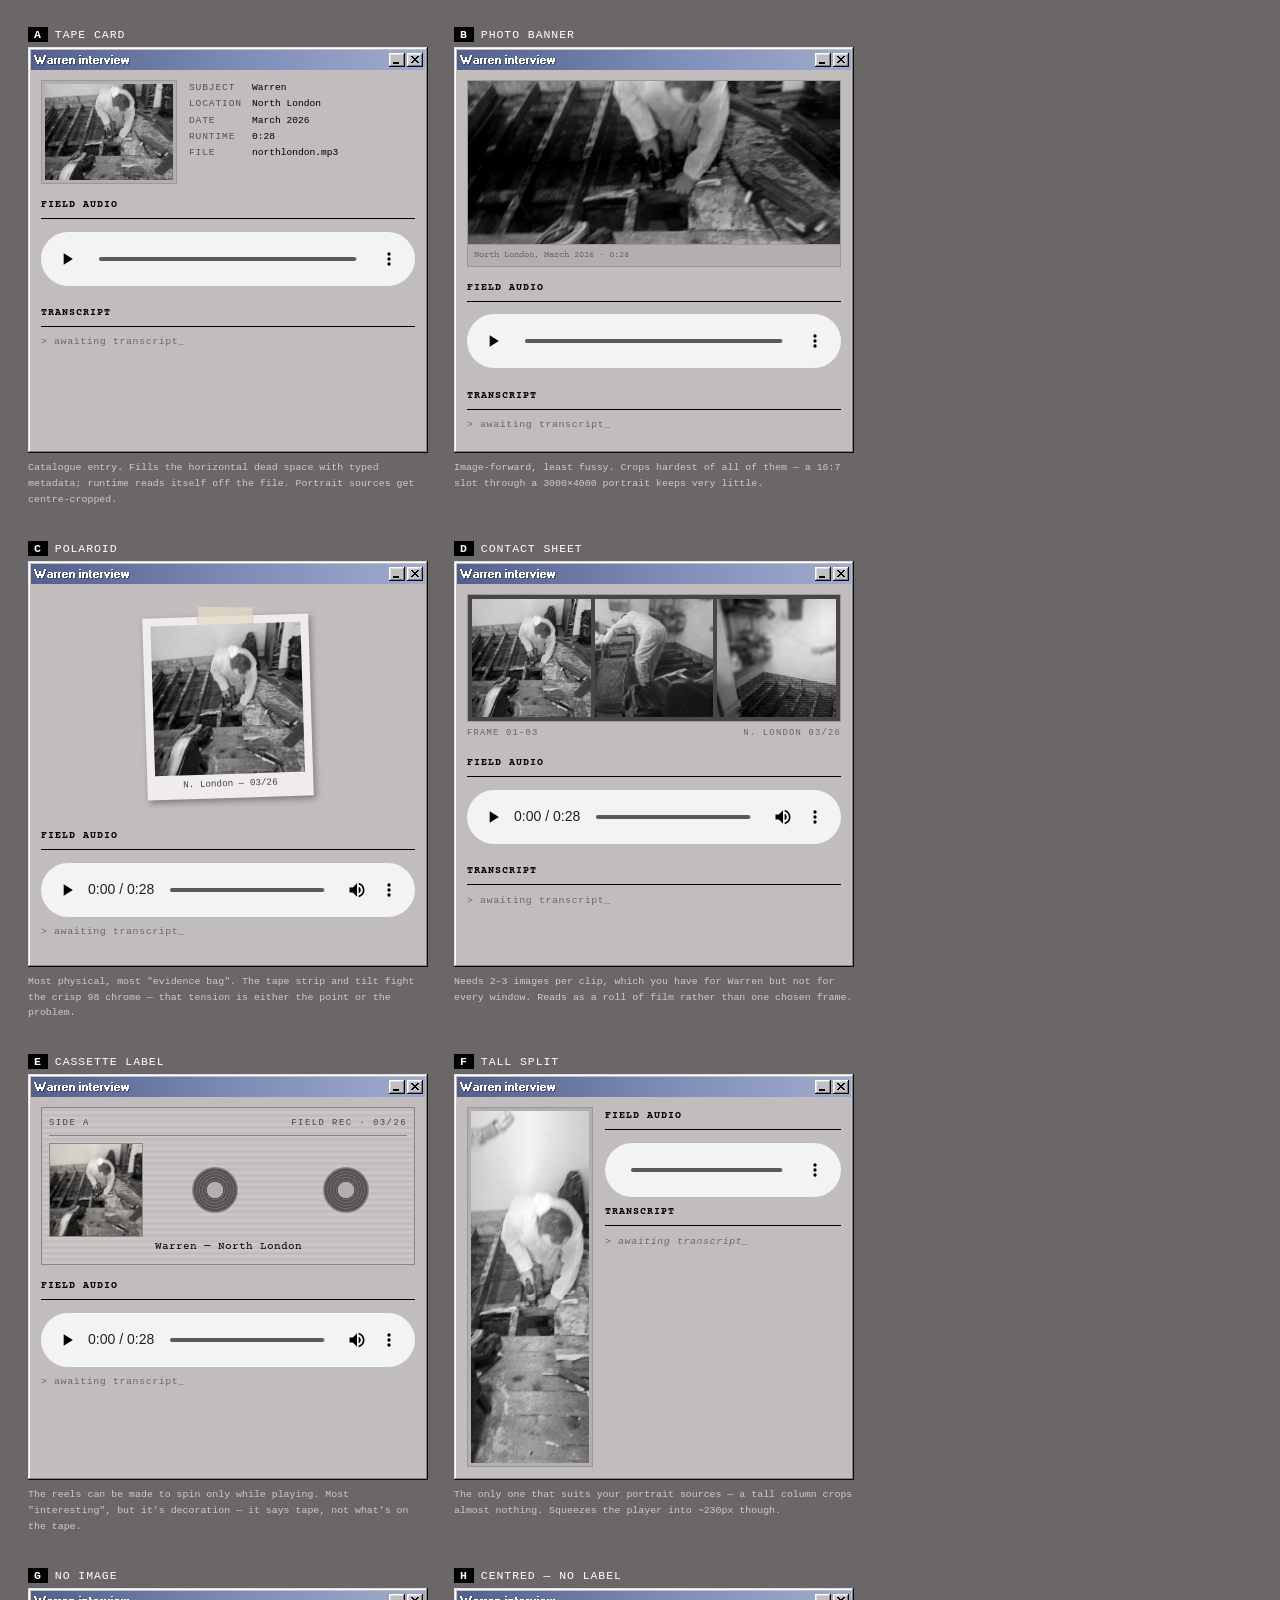
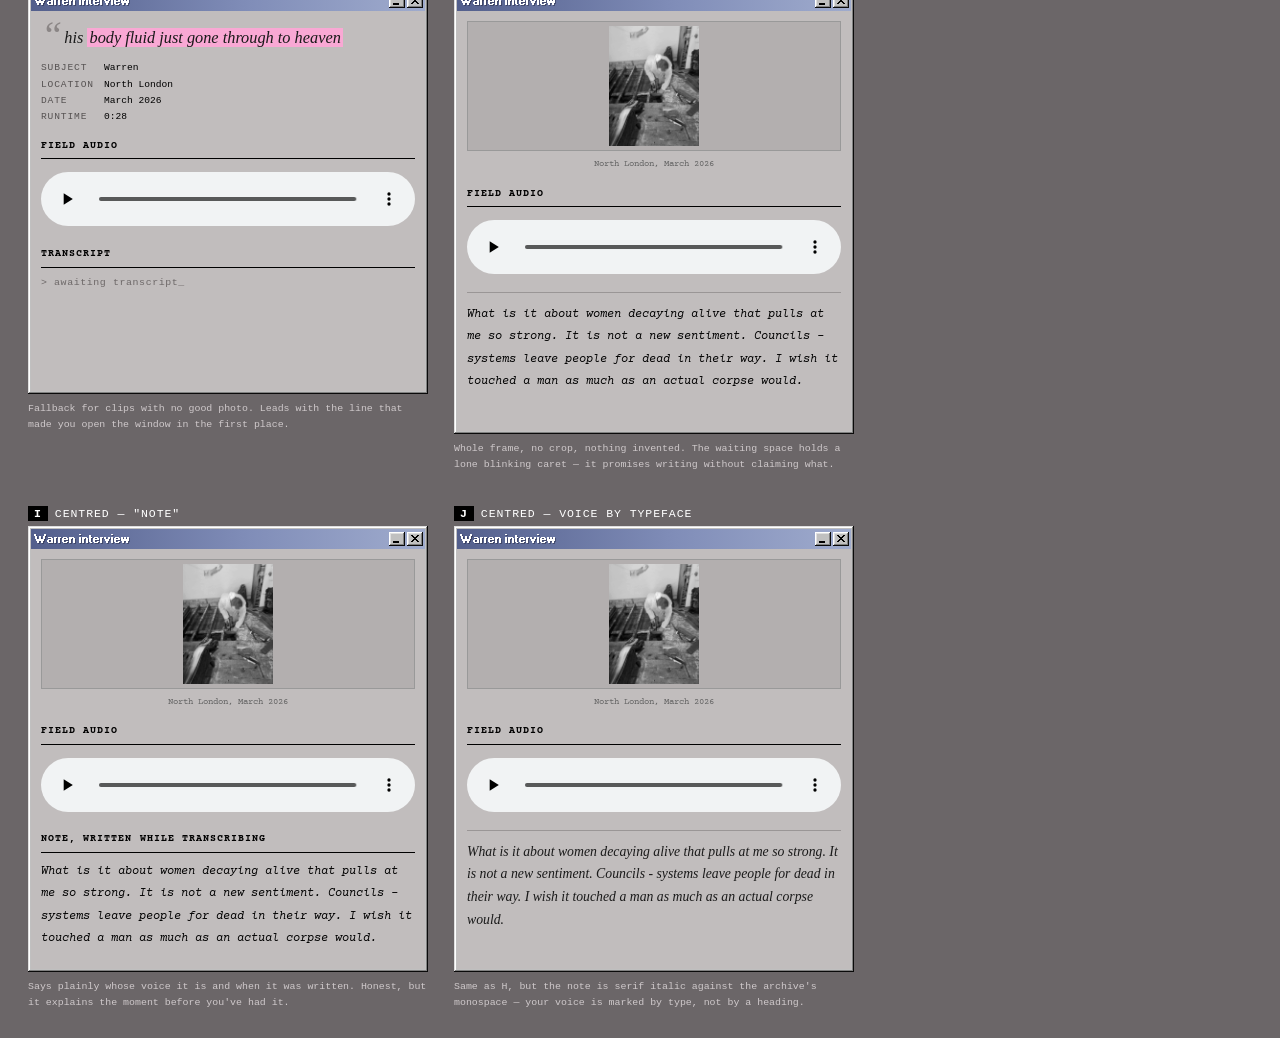
<file: _p4.html>
<!DOCTYPE html>
<html lang="en">

<head>
  <meta charset="UTF-8">
  <title>PROTOTYPE — audio window templates</title>
  <link rel="stylesheet" href="98.css-main/style.css">
  <style>
    @import url('https://fonts.googleapis.com/css2?family=Courier+Prime:ital,wght@0,400;0,700;1,400&display=swap');

    /* ══ scratch file. nothing here is wired into index.html. ══
       Variants A–G below. Each is the real 98.css frame with the real
       assets, so what you see is what the popup will look like.        */

    body {
      margin: 0;
      padding: 28px;
      background: #6b6668;
      font-family: 'Courier Prime', 'Courier New', monospace;
    }

    .proto-board {
      display: flex;
      flex-wrap: wrap;
      gap: 34px 26px;
      align-items: flex-start;
    }

    .proto-slot {
      width: 400px;
    }

    /* mirrors .win98-window.open in index.html — without this the content
       overflows the frame and every variant lies to you */
    .proto-slot .window {
      display: flex;
      flex-direction: column;
    }

    .proto-slot .window .title-bar {
      flex: 0 0 auto;
    }

    .proto-tag {
      font-family: 'Courier New', monospace;
      font-size: 0.72rem;
      color: #fff;
      letter-spacing: 0.08em;
      margin-bottom: 6px;
    }

    .proto-tag b {
      background: #000;
      padding: 1px 6px;
      margin-right: 7px;
    }

    .proto-note {
      font-family: 'Courier New', monospace;
      font-size: 0.62rem;
      color: #cfc9cb;
      line-height: 1.6;
      margin-top: 7px;
    }

    /* ─── shared base, lifted verbatim from index.html ─── */
    .title-bar {
      background: linear-gradient(90deg, #535f8c, #808db8 55%, #9fabcd);
    }

    .title-bar-text {
      text-shadow: 1px 1px 0 rgba(30, 34, 56, 0.45);
    }

    .window-content {
      background: #c1bdbd;
      padding: 10px;
      overflow-y: auto;
      font-family: 'Courier Prime', monospace;
      font-size: 0.78rem;
      line-height: 1.8;
      color: #000;
    }

    .window-content h3 {
      font-size: 0.65rem;
      letter-spacing: 0.1em;
      text-transform: uppercase;
      border-bottom: 1px solid #000;
      margin: 0.8rem 0 0.5rem;
      padding-bottom: 0.2rem;
    }

    .window-content audio {
      width: 100%;
      margin: 0.4rem 0;
      accent-color: #000080;
    }

    .img-caption {
      font-size: 0.58rem;
      color: #666;
      margin-bottom: 0.6rem;
    }

    @keyframes terminal-blink {
      0%, 49% { opacity: 1; }
      50%, 100% { opacity: 0; }
    }

    .blinking {
      animation: terminal-blink 1.5s steps(1, end) infinite;
    }

    /* ─── the part every variant shares: window is a flex column so the
           transcript can absorb leftover height ─── */
    .audio-window .window-content {
      display: flex;
      flex-direction: column;
      height: 100%;
    }

    .audio-window .window-content > * {
      flex: 0 0 auto;
    }

    .audio-window .window-content h3 {
      margin: 0.75rem 0 0.4rem;
    }

    .audio-window .window-content h3:first-child {
      margin-top: 0;
    }

    .audio-window .audio-transcript {
      flex: 1 1 auto;
      min-height: 0;
      overflow-y: auto;
      font-style: italic;
      line-height: 1.8;
    }

    .audio-transcript.awaiting {
      font-family: 'Courier New', monospace;
      font-style: normal;
      font-size: 0.62rem;
      letter-spacing: 0.06em;
      color: #6d6868;
    }

    .audio-meta {
      margin: 0;
      display: grid;
      grid-template-columns: max-content 1fr;
      gap: 1px 10px;
      font-family: 'Courier New', monospace;
      font-size: 0.6rem;
      line-height: 1.6;
      min-width: 0;
    }

    .audio-meta dt {
      text-transform: uppercase;
      letter-spacing: 0.09em;
      color: #565252;
    }

    .audio-meta dd {
      margin: 0;
      color: #000;
      overflow-wrap: anywhere;
    }

    /* ══════ A — tape card: thumb left, meta grid right ══════ */
    .v-a .audio-card {
      display: flex;
      gap: 12px;
      align-items: flex-start;
    }

    .v-a .audio-card-thumb {
      flex: 0 0 128px;
      background: #b3afaf;
      border: 1px solid #999;
      padding: 3px;
      line-height: 0;
    }

    .v-a .audio-card-thumb img {
      width: 100%;
      display: block;
      aspect-ratio: 4 / 3;
      object-fit: cover;
      filter: grayscale(90%) contrast(1.08);
    }

    .v-a .audio-meta {
      flex: 1 1 auto;
    }

    /* ══════ B — full-bleed banner ══════ */
    .v-b .audio-banner {
      background: #b3afaf;
      border: 1px solid #999;
      line-height: 0;
    }

    .v-b .audio-banner img {
      width: 100%;
      display: block;
      aspect-ratio: 16 / 7;
      object-fit: cover;
      filter: grayscale(90%) contrast(1.08);
    }

    .v-b .audio-banner .img-caption {
      line-height: 1.6;
      margin: 0;
      padding: 3px 6px;
      background: #b3afaf;
      border-top: 1px solid #999;
    }

    /* ══════ C — polaroid / evidence card ══════ */
    .v-c .audio-polaroid-wrap {
      display: flex;
      justify-content: center;
      padding: 10px 0 4px;
    }

    .v-c .audio-polaroid {
      position: relative;
      background: #efeceb;
      padding: 8px 8px 4px;
      box-shadow: 2px 3px 6px rgba(0, 0, 0, 0.35);
      transform: rotate(-1.8deg);
      line-height: 0;
    }

    .v-c .audio-polaroid img {
      width: 150px;
      display: block;
      aspect-ratio: 1 / 1;
      object-fit: cover;
      filter: grayscale(100%) contrast(1.12);
    }

    .v-c .audio-polaroid figcaption {
      font-family: 'Courier New', monospace;
      font-size: 0.58rem;
      line-height: 2.2;
      color: #444;
      text-align: center;
    }

    .v-c .audio-polaroid::before {
      content: "";
      position: absolute;
      top: -9px;
      left: 50%;
      width: 54px;
      height: 18px;
      transform: translateX(-50%) rotate(2.5deg);
      background: rgba(226, 220, 198, 0.72);
      border-left: 1px solid rgba(0, 0, 0, 0.08);
      border-right: 1px solid rgba(0, 0, 0, 0.08);
    }

    /* ══════ D — contact sheet strip ══════ */
    .v-d .audio-contact {
      display: flex;
      gap: 4px;
      background: #4a4646;
      border: 1px solid #999;
      padding: 4px;
    }

    .v-d .audio-contact img {
      flex: 1 1 0;
      min-width: 0;
      display: block;
      aspect-ratio: 1 / 1;
      object-fit: cover;
      filter: grayscale(100%) contrast(1.1);
    }

    .v-d .audio-contact-index {
      font-family: 'Courier New', monospace;
      font-size: 0.55rem;
      letter-spacing: 0.14em;
      color: #666;
      margin-top: 4px;
      display: flex;
      justify-content: space-between;
    }

    /* ══════ E — cassette label ══════ */
    .v-e .audio-cassette {
      border: 1px solid #8b8686;
      background: repeating-linear-gradient(0deg, #cac6c6 0 3px, #c1bdbd 3px 6px);
      padding: 7px;
    }

    .v-e .audio-cassette-head {
      display: flex;
      justify-content: space-between;
      align-items: baseline;
      font-family: 'Courier New', monospace;
      font-size: 0.56rem;
      letter-spacing: 0.16em;
      color: #4a4646;
      border-bottom: 1px solid #8b8686;
      padding-bottom: 4px;
      margin-bottom: 7px;
    }

    .v-e .audio-cassette-body {
      display: flex;
      gap: 10px;
      align-items: center;
    }

    .v-e .audio-cassette-body img {
      flex: 0 0 92px;
      /* flex items default to min-width:auto, which lets a 3000px source
         override flex-basis entirely — pin both */
      width: 92px;
      min-width: 0;
      display: block;
      aspect-ratio: 1 / 1;
      object-fit: cover;
      border: 1px solid #8b8686;
      filter: grayscale(100%) sepia(12%) contrast(1.1);
    }

    .v-e .audio-reels {
      flex: 1 1 auto;
      display: flex;
      justify-content: space-around;
      align-items: center;
      gap: 8px;
    }

    .v-e .audio-reel {
      width: 44px;
      height: 44px;
      border-radius: 50%;
      border: 1px solid #8b8686;
      background:
        radial-gradient(circle, #b3afaf 0 26%, transparent 26%),
        repeating-radial-gradient(circle, #6f6a6a 0 1px, #575252 1px 3px);
    }

    .v-e .audio-cassette-title {
      font-family: 'Courier Prime', monospace;
      font-size: 0.68rem;
      text-align: center;
      color: #000;
    }

    /* ══════ F — tall split column ══════ */
    .v-f .audio-split {
      display: flex;
      gap: 12px;
      flex: 1 1 auto;
      min-height: 0;
    }

    .v-f .audio-split-img {
      flex: 0 0 118px;
      align-self: stretch;
      background: #b3afaf;
      border: 1px solid #999;
      padding: 3px;
      line-height: 0;
    }

    .v-f .audio-split-img img {
      width: 100%;
      height: 100%;
      display: block;
      object-fit: cover;
      filter: grayscale(95%) contrast(1.08);
    }

    .v-f .audio-split-body {
      flex: 1 1 auto;
      min-width: 0;
      display: flex;
      flex-direction: column;
    }

    .v-f .audio-split-body h3 {
      margin-top: 0;
    }

    .v-f .audio-split-body .audio-transcript {
      flex: 1 1 auto;
      min-height: 0;
      overflow-y: auto;
      font-style: italic;
    }

    /* ══════ G — typographic, no image ══════ */
    .v-g .audio-pull {
      font-family: Georgia, 'Times New Roman', serif;
      font-size: 1.02rem;
      font-style: italic;
      line-height: 1.55;
      color: #1a1a1a;
      padding: 4px 0 10px;
    }

    .v-g .audio-pull span {
      background: #f9a8d4;
      box-decoration-break: clone;
      -webkit-box-decoration-break: clone;
      padding: 0 2px;
    }

    /* ══════ H / I / J — centred plate, no invented metadata ══════
       object-fit: contain, so nothing gets cropped at all.          */
    .v-plain .audio-plate {
      display: flex;
      justify-content: center;
      background: #b3afaf;
      border: 1px solid #999;
      padding: 4px;
    }

    .v-plain .audio-plate img {
      display: block;
      width: auto;
      max-width: 100%;
      max-height: 150px;
      object-fit: contain;
      filter: grayscale(90%) contrast(1.08);
    }

    .v-plain .audio-plate-caption {
      font-size: 0.58rem;
      color: #666;
      text-align: center;
      margin: 5px 0 0;
    }

    /* the typed line is the author's, not the recording's — so it gets a
       hairline instead of a heading that would mislabel it */
    .v-plain .audio-note {
      border-top: 1px solid #9a9696;
      padding-top: 10px;
      margin-top: 0.7rem;
    }

    .v-plain .audio-note.awaiting {
      color: #6d6868;
    }

    /* J marks the voice by typeface rather than by label */
    .v-j .audio-note {
      font-family: Georgia, 'Times New Roman', serif;
      font-size: 0.86rem;
      font-style: italic;
      line-height: 1.65;
      color: #1a1a1a;
    }

    .v-g .audio-pull::before {
      content: "\201C";
      font-size: 2.4rem;
      line-height: 0;
      vertical-align: -0.35rem;
      color: #8b8686;
      margin-right: 2px;
    }
  </style>
</head>

<body>
  <div class="proto-board">

    <!-- ════════════════ A ════════════════ -->
    <div class="proto-slot">
      <div class="proto-tag"><b>A</b>TAPE CARD</div>
      <div class="window audio-window v-a" style="height:400px;">
        <div class="title-bar">
          <div class="title-bar-text">Warren interview</div>
          <div class="title-bar-controls">
            <button aria-label="Minimize"></button>
            <button aria-label="Close"></button>
          </div>
        </div>
        <div class="window-content">
          <div class="audio-card">
            <div class="audio-card-thumb">
              <img src="images/working.gif" alt="">
            </div>
            <dl class="audio-meta">
              <dt>Subject</dt><dd>Warren</dd>
              <dt>Location</dt><dd>North London</dd>
              <dt>Date</dt><dd>March 2026</dd>
              <dt>Runtime</dt><dd data-audio-duration>--:--</dd>
              <dt>File</dt><dd>northlondon.mp3</dd>
            </dl>
          </div>
          <h3>Field audio</h3>
          <audio controls><source src="audio/northlondon.mp3" type="audio/mpeg"></audio>
          <h3>Transcript</h3>
          <div class="audio-transcript" data-transcript></div>
        </div>
      </div>
      <div class="proto-note">Catalogue entry. Fills the horizontal dead space with typed
        metadata; runtime reads itself off the file. Portrait sources get centre-cropped.</div>
    </div>

    <!-- ════════════════ B ════════════════ -->
    <div class="proto-slot">
      <div class="proto-tag"><b>B</b>PHOTO BANNER</div>
      <div class="window audio-window v-b" style="height:400px;">
        <div class="title-bar">
          <div class="title-bar-text">Warren interview</div>
          <div class="title-bar-controls">
            <button aria-label="Minimize"></button>
            <button aria-label="Close"></button>
          </div>
        </div>
        <div class="window-content">
          <div class="audio-banner">
            <img src="images/working.gif" alt="">
            <div class="img-caption">North London, March 2026 &middot; 0:28</div>
          </div>
          <h3>Field audio</h3>
          <audio controls><source src="audio/northlondon.mp3" type="audio/mpeg"></audio>
          <h3>Transcript</h3>
          <div class="audio-transcript" data-transcript></div>
        </div>
      </div>
      <div class="proto-note">Image-forward, least fussy. Crops hardest of all of them &mdash;
        a 16:7 slot through a 3000&times;4000 portrait keeps very little.</div>
    </div>

    <!-- ════════════════ C ════════════════ -->
    <div class="proto-slot">
      <div class="proto-tag"><b>C</b>POLAROID</div>
      <div class="window audio-window v-c" style="height:400px;">
        <div class="title-bar">
          <div class="title-bar-text">Warren interview</div>
          <div class="title-bar-controls">
            <button aria-label="Minimize"></button>
            <button aria-label="Close"></button>
          </div>
        </div>
        <div class="window-content">
          <div class="audio-polaroid-wrap">
            <figure class="audio-polaroid">
              <img src="images/working.gif" alt="">
              <figcaption>N. London &mdash; 03/26</figcaption>
            </figure>
          </div>
          <h3>Field audio</h3>
          <audio controls><source src="audio/northlondon.mp3" type="audio/mpeg"></audio>
          <div class="audio-transcript" data-transcript></div>
        </div>
      </div>
      <div class="proto-note">Most physical, most "evidence bag". The tape strip and tilt fight
        the crisp 98 chrome &mdash; that tension is either the point or the problem.</div>
    </div>

    <!-- ════════════════ D ════════════════ -->
    <div class="proto-slot">
      <div class="proto-tag"><b>D</b>CONTACT SHEET</div>
      <div class="window audio-window v-d" style="height:400px;">
        <div class="title-bar">
          <div class="title-bar-text">Warren interview</div>
          <div class="title-bar-controls">
            <button aria-label="Minimize"></button>
            <button aria-label="Close"></button>
          </div>
        </div>
        <div class="window-content">
          <div class="audio-contact">
            <img src="images/working.gif" alt="">
            <img src="images/warren03.jpg" alt="">
            <img src="images/northlondon.jpg" alt="">
          </div>
          <div class="audio-contact-index"><span>FRAME 01&ndash;03</span><span>N. LONDON 03/26</span></div>
          <h3>Field audio</h3>
          <audio controls><source src="audio/northlondon.mp3" type="audio/mpeg"></audio>
          <h3>Transcript</h3>
          <div class="audio-transcript" data-transcript></div>
        </div>
      </div>
      <div class="proto-note">Needs 2&ndash;3 images per clip, which you have for Warren but not
        for every window. Reads as a roll of film rather than one chosen frame.</div>
    </div>

    <!-- ════════════════ E ════════════════ -->
    <div class="proto-slot">
      <div class="proto-tag"><b>E</b>CASSETTE LABEL</div>
      <div class="window audio-window v-e" style="height:400px;">
        <div class="title-bar">
          <div class="title-bar-text">Warren interview</div>
          <div class="title-bar-controls">
            <button aria-label="Minimize"></button>
            <button aria-label="Close"></button>
          </div>
        </div>
        <div class="window-content">
          <div class="audio-cassette">
            <div class="audio-cassette-head"><span>SIDE A</span><span>FIELD REC &middot; 03/26</span></div>
            <div class="audio-cassette-body">
              <img src="images/working.gif" alt="">
              <div class="audio-reels">
                <div class="audio-reel"></div>
                <div class="audio-reel"></div>
              </div>
            </div>
            <div class="audio-cassette-title">Warren &mdash; North London</div>
          </div>
          <h3>Field audio</h3>
          <audio controls><source src="audio/northlondon.mp3" type="audio/mpeg"></audio>
          <div class="audio-transcript" data-transcript></div>
        </div>
      </div>
      <div class="proto-note">The reels can be made to spin only while playing. Most "interesting",
        but it's decoration &mdash; it says tape, not what's on the tape.</div>
    </div>

    <!-- ════════════════ F ════════════════ -->
    <div class="proto-slot">
      <div class="proto-tag"><b>F</b>TALL SPLIT</div>
      <div class="window audio-window v-f" style="height:400px;">
        <div class="title-bar">
          <div class="title-bar-text">Warren interview</div>
          <div class="title-bar-controls">
            <button aria-label="Minimize"></button>
            <button aria-label="Close"></button>
          </div>
        </div>
        <div class="window-content">
          <div class="audio-split">
            <div class="audio-split-img"><img src="images/working.gif" alt=""></div>
            <div class="audio-split-body">
              <h3>Field audio</h3>
              <audio controls><source src="audio/northlondon.mp3" type="audio/mpeg"></audio>
              <h3>Transcript</h3>
              <div class="audio-transcript" data-transcript></div>
            </div>
          </div>
        </div>
      </div>
      <div class="proto-note">The only one that suits your portrait sources &mdash; a tall column
        crops almost nothing. Squeezes the player into ~230px though.</div>
    </div>

    <!-- ════════════════ G ════════════════ -->
    <div class="proto-slot">
      <div class="proto-tag"><b>G</b>NO IMAGE</div>
      <div class="window audio-window v-g" style="height:400px;">
        <div class="title-bar">
          <div class="title-bar-text">Warren interview</div>
          <div class="title-bar-controls">
            <button aria-label="Minimize"></button>
            <button aria-label="Close"></button>
          </div>
        </div>
        <div class="window-content">
          <div class="audio-pull">his <span>body fluid just gone through to heaven</span></div>
          <dl class="audio-meta">
            <dt>Subject</dt><dd>Warren</dd>
            <dt>Location</dt><dd>North London</dd>
            <dt>Date</dt><dd>March 2026</dd>
            <dt>Runtime</dt><dd data-audio-duration>--:--</dd>
          </dl>
          <h3>Field audio</h3>
          <audio controls><source src="audio/northlondon.mp3" type="audio/mpeg"></audio>
          <h3>Transcript</h3>
          <div class="audio-transcript" data-transcript></div>
        </div>
      </div>
      <div class="proto-note">Fallback for clips with no good photo. Leads with the line that
        made you open the window in the first place.</div>
    </div>

    <!-- ════════════════ H ════════════════ -->
    <div class="proto-slot">
      <div class="proto-tag"><b>H</b>CENTRED &mdash; NO LABEL</div>
      <div class="window audio-window v-plain v-h" style="height:400px;">
        <div class="title-bar">
          <div class="title-bar-text">Warren interview</div>
          <div class="title-bar-controls">
            <button aria-label="Minimize"></button>
            <button aria-label="Close"></button>
          </div>
        </div>
        <div class="window-content">
          <div class="audio-plate"><img src="images/working.gif" alt=""></div>
          <div class="audio-plate-caption">North London, March 2026</div>
          <h3>Field audio</h3>
          <audio controls><source src="audio/northlondon.mp3" type="audio/mpeg"></audio>
          <div class="audio-transcript audio-note" data-transcript data-caret-only></div>
        </div>
      </div>
      <div class="proto-note">Whole frame, no crop, nothing invented. The waiting space holds a
        lone blinking caret &mdash; it promises writing without claiming what.</div>
    </div>

    <!-- ════════════════ I ════════════════ -->
    <div class="proto-slot">
      <div class="proto-tag"><b>I</b>CENTRED &mdash; "NOTE"</div>
      <div class="window audio-window v-plain v-i" style="height:400px;">
        <div class="title-bar">
          <div class="title-bar-text">Warren interview</div>
          <div class="title-bar-controls">
            <button aria-label="Minimize"></button>
            <button aria-label="Close"></button>
          </div>
        </div>
        <div class="window-content">
          <div class="audio-plate"><img src="images/working.gif" alt=""></div>
          <div class="audio-plate-caption">North London, March 2026</div>
          <h3>Field audio</h3>
          <audio controls><source src="audio/northlondon.mp3" type="audio/mpeg"></audio>
          <h3>Note, written while transcribing</h3>
          <div class="audio-transcript" data-transcript></div>
        </div>
      </div>
      <div class="proto-note">Says plainly whose voice it is and when it was written. Honest, but
        it explains the moment before you've had it.</div>
    </div>

    <!-- ════════════════ J ════════════════ -->
    <div class="proto-slot">
      <div class="proto-tag"><b>J</b>CENTRED &mdash; VOICE BY TYPEFACE</div>
      <div class="window audio-window v-plain v-j" style="height:400px;">
        <div class="title-bar">
          <div class="title-bar-text">Warren interview</div>
          <div class="title-bar-controls">
            <button aria-label="Minimize"></button>
            <button aria-label="Close"></button>
          </div>
        </div>
        <div class="window-content">
          <div class="audio-plate"><img src="images/working.gif" alt=""></div>
          <div class="audio-plate-caption">North London, March 2026</div>
          <h3>Field audio</h3>
          <audio controls><source src="audio/northlondon.mp3" type="audio/mpeg"></audio>
          <div class="audio-transcript audio-note" data-transcript data-caret-only></div>
        </div>
      </div>
      <div class="proto-note">Same as H, but the note is serif italic against the archive's
        monospace &mdash; your voice is marked by type, not by a heading.</div>
    </div>

  </div>

  <script>
    const POEM = "What is it about women decaying alive that pulls at me so strong. It is not a new sentiment. Councils - systems leave people for dead in their way. I wish it touched a man as much as an actual corpse would.";

    // fill every runtime slot from the file itself
    document.querySelectorAll('.audio-window').forEach(win => {
      const audio = win.querySelector('audio');
      const slot = win.querySelector('[data-audio-duration]');
      if (!audio || !slot) return;
      function showDuration() {
        if (!isFinite(audio.duration)) return;
        const mins = Math.floor(audio.duration / 60);
        const secs = String(Math.floor(audio.duration % 60)).padStart(2, '0');
        slot.textContent = mins + ':' + secs;
      }
      if (audio.readyState > 0) showDuration();
      audio.addEventListener('loadedmetadata', showDuration);
    });

    function setAwaiting(el) {
      el.classList.add('awaiting');
      // caret-only variants make no claim about what the text will be
      el.innerHTML = el.hasAttribute('data-caret-only')
        ? '<span class="blinking">_</span>'
        : '&gt; awaiting transcript<span class="blinking">_</span>';
    }

    function setFilled(el) {
      el.classList.remove('awaiting');
      el.textContent = POEM;
    }

    const slots = document.querySelectorAll('[data-transcript]');
    slots.forEach(setAwaiting);

    // click any window to flip that one between waiting and typed-out
    document.querySelectorAll('.audio-window').forEach(win => {
      win.addEventListener('click', e => {
        if (e.target.closest('audio, button')) return;
        const t = win.querySelector('[data-transcript]');
        if (!t) return;
        t.classList.contains('awaiting') ? setFilled(t) : setAwaiting(t);
      });
    });
  </script>
<style>.v-plain .audio-plate img{max-height:120px}</style><script>window.addEventListener("load",()=>{setTimeout(()=>{const out=[];["v-h","v-i","v-j"].forEach(v=>{const w=document.querySelector("."+v);const t=w.querySelector("[data-transcript]");setFilled(t);[400,420,440].forEach(H=>{w.style.height=H+"px";out.push(v+"@"+H+": need="+t.scrollHeight+" have="+t.clientHeight+(t.scrollHeight>t.clientHeight?" CLIPPED":" ok"))})});document.title=out.join(" | ")},400)})</script></body>

</html>
</file>
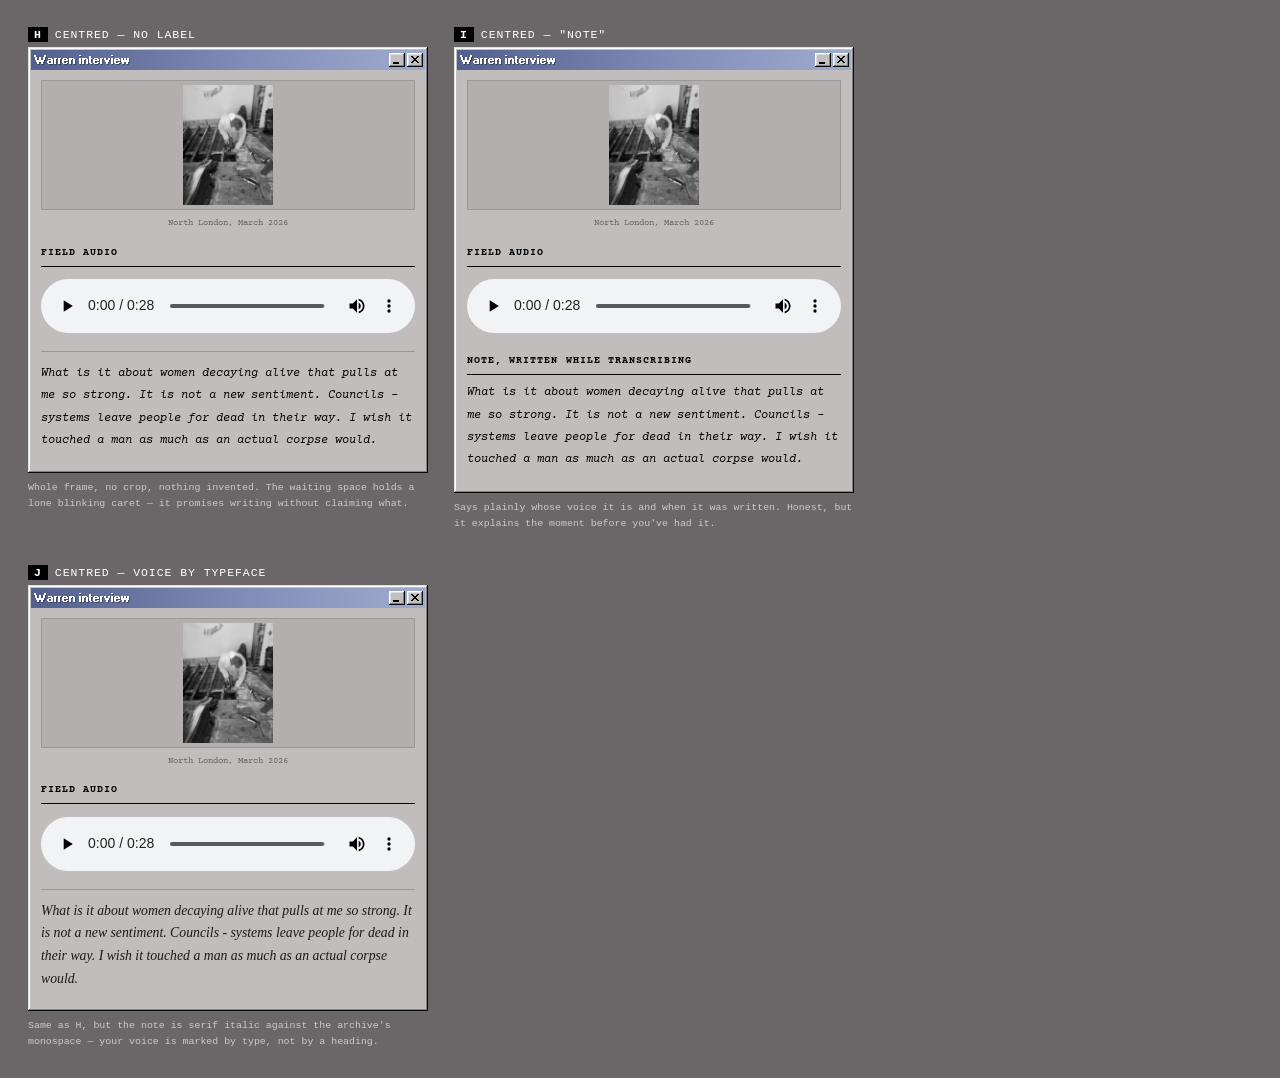
<file: _p5.html>
<!DOCTYPE html>
<html lang="en">

<head>
  <meta charset="UTF-8">
  <title>PROTOTYPE — audio window templates</title>
  <link rel="stylesheet" href="98.css-main/style.css">
  <style>
    @import url('https://fonts.googleapis.com/css2?family=Courier+Prime:ital,wght@0,400;0,700;1,400&display=swap');

    /* ══ scratch file. nothing here is wired into index.html. ══
       Variants A–G below. Each is the real 98.css frame with the real
       assets, so what you see is what the popup will look like.        */

    body {
      margin: 0;
      padding: 28px;
      background: #6b6668;
      font-family: 'Courier Prime', 'Courier New', monospace;
    }

    .proto-board {
      display: flex;
      flex-wrap: wrap;
      gap: 34px 26px;
      align-items: flex-start;
    }

    .proto-slot {
      width: 400px;
    }

    /* mirrors .win98-window.open in index.html — without this the content
       overflows the frame and every variant lies to you */
    .proto-slot .window {
      display: flex;
      flex-direction: column;
    }

    .proto-slot .window .title-bar {
      flex: 0 0 auto;
    }

    .proto-tag {
      font-family: 'Courier New', monospace;
      font-size: 0.72rem;
      color: #fff;
      letter-spacing: 0.08em;
      margin-bottom: 6px;
    }

    .proto-tag b {
      background: #000;
      padding: 1px 6px;
      margin-right: 7px;
    }

    .proto-note {
      font-family: 'Courier New', monospace;
      font-size: 0.62rem;
      color: #cfc9cb;
      line-height: 1.6;
      margin-top: 7px;
    }

    /* ─── shared base, lifted verbatim from index.html ─── */
    .title-bar {
      background: linear-gradient(90deg, #535f8c, #808db8 55%, #9fabcd);
    }

    .title-bar-text {
      text-shadow: 1px 1px 0 rgba(30, 34, 56, 0.45);
    }

    .window-content {
      background: #c1bdbd;
      padding: 10px;
      overflow-y: auto;
      font-family: 'Courier Prime', monospace;
      font-size: 0.78rem;
      line-height: 1.8;
      color: #000;
    }

    .window-content h3 {
      font-size: 0.65rem;
      letter-spacing: 0.1em;
      text-transform: uppercase;
      border-bottom: 1px solid #000;
      margin: 0.8rem 0 0.5rem;
      padding-bottom: 0.2rem;
    }

    .window-content audio {
      width: 100%;
      margin: 0.4rem 0;
      accent-color: #000080;
    }

    .img-caption {
      font-size: 0.58rem;
      color: #666;
      margin-bottom: 0.6rem;
    }

    @keyframes terminal-blink {
      0%, 49% { opacity: 1; }
      50%, 100% { opacity: 0; }
    }

    .blinking {
      animation: terminal-blink 1.5s steps(1, end) infinite;
    }

    /* ─── the part every variant shares: window is a flex column so the
           transcript can absorb leftover height ─── */
    .audio-window .window-content {
      display: flex;
      flex-direction: column;
      height: 100%;
    }

    .audio-window .window-content > * {
      flex: 0 0 auto;
    }

    .audio-window .window-content h3 {
      margin: 0.75rem 0 0.4rem;
    }

    .audio-window .window-content h3:first-child {
      margin-top: 0;
    }

    .audio-window .audio-transcript {
      flex: 1 1 auto;
      min-height: 0;
      overflow-y: auto;
      font-style: italic;
      line-height: 1.8;
    }

    .audio-transcript.awaiting {
      font-family: 'Courier New', monospace;
      font-style: normal;
      font-size: 0.62rem;
      letter-spacing: 0.06em;
      color: #6d6868;
    }

    .audio-meta {
      margin: 0;
      display: grid;
      grid-template-columns: max-content 1fr;
      gap: 1px 10px;
      font-family: 'Courier New', monospace;
      font-size: 0.6rem;
      line-height: 1.6;
      min-width: 0;
    }

    .audio-meta dt {
      text-transform: uppercase;
      letter-spacing: 0.09em;
      color: #565252;
    }

    .audio-meta dd {
      margin: 0;
      color: #000;
      overflow-wrap: anywhere;
    }

    /* ══════ A — tape card: thumb left, meta grid right ══════ */
    .v-a .audio-card {
      display: flex;
      gap: 12px;
      align-items: flex-start;
    }

    .v-a .audio-card-thumb {
      flex: 0 0 128px;
      background: #b3afaf;
      border: 1px solid #999;
      padding: 3px;
      line-height: 0;
    }

    .v-a .audio-card-thumb img {
      width: 100%;
      display: block;
      aspect-ratio: 4 / 3;
      object-fit: cover;
      filter: grayscale(90%) contrast(1.08);
    }

    .v-a .audio-meta {
      flex: 1 1 auto;
    }

    /* ══════ B — full-bleed banner ══════ */
    .v-b .audio-banner {
      background: #b3afaf;
      border: 1px solid #999;
      line-height: 0;
    }

    .v-b .audio-banner img {
      width: 100%;
      display: block;
      aspect-ratio: 16 / 7;
      object-fit: cover;
      filter: grayscale(90%) contrast(1.08);
    }

    .v-b .audio-banner .img-caption {
      line-height: 1.6;
      margin: 0;
      padding: 3px 6px;
      background: #b3afaf;
      border-top: 1px solid #999;
    }

    /* ══════ C — polaroid / evidence card ══════ */
    .v-c .audio-polaroid-wrap {
      display: flex;
      justify-content: center;
      padding: 10px 0 4px;
    }

    .v-c .audio-polaroid {
      position: relative;
      background: #efeceb;
      padding: 8px 8px 4px;
      box-shadow: 2px 3px 6px rgba(0, 0, 0, 0.35);
      transform: rotate(-1.8deg);
      line-height: 0;
    }

    .v-c .audio-polaroid img {
      width: 150px;
      display: block;
      aspect-ratio: 1 / 1;
      object-fit: cover;
      filter: grayscale(100%) contrast(1.12);
    }

    .v-c .audio-polaroid figcaption {
      font-family: 'Courier New', monospace;
      font-size: 0.58rem;
      line-height: 2.2;
      color: #444;
      text-align: center;
    }

    .v-c .audio-polaroid::before {
      content: "";
      position: absolute;
      top: -9px;
      left: 50%;
      width: 54px;
      height: 18px;
      transform: translateX(-50%) rotate(2.5deg);
      background: rgba(226, 220, 198, 0.72);
      border-left: 1px solid rgba(0, 0, 0, 0.08);
      border-right: 1px solid rgba(0, 0, 0, 0.08);
    }

    /* ══════ D — contact sheet strip ══════ */
    .v-d .audio-contact {
      display: flex;
      gap: 4px;
      background: #4a4646;
      border: 1px solid #999;
      padding: 4px;
    }

    .v-d .audio-contact img {
      flex: 1 1 0;
      min-width: 0;
      display: block;
      aspect-ratio: 1 / 1;
      object-fit: cover;
      filter: grayscale(100%) contrast(1.1);
    }

    .v-d .audio-contact-index {
      font-family: 'Courier New', monospace;
      font-size: 0.55rem;
      letter-spacing: 0.14em;
      color: #666;
      margin-top: 4px;
      display: flex;
      justify-content: space-between;
    }

    /* ══════ E — cassette label ══════ */
    .v-e .audio-cassette {
      border: 1px solid #8b8686;
      background: repeating-linear-gradient(0deg, #cac6c6 0 3px, #c1bdbd 3px 6px);
      padding: 7px;
    }

    .v-e .audio-cassette-head {
      display: flex;
      justify-content: space-between;
      align-items: baseline;
      font-family: 'Courier New', monospace;
      font-size: 0.56rem;
      letter-spacing: 0.16em;
      color: #4a4646;
      border-bottom: 1px solid #8b8686;
      padding-bottom: 4px;
      margin-bottom: 7px;
    }

    .v-e .audio-cassette-body {
      display: flex;
      gap: 10px;
      align-items: center;
    }

    .v-e .audio-cassette-body img {
      flex: 0 0 92px;
      /* flex items default to min-width:auto, which lets a 3000px source
         override flex-basis entirely — pin both */
      width: 92px;
      min-width: 0;
      display: block;
      aspect-ratio: 1 / 1;
      object-fit: cover;
      border: 1px solid #8b8686;
      filter: grayscale(100%) sepia(12%) contrast(1.1);
    }

    .v-e .audio-reels {
      flex: 1 1 auto;
      display: flex;
      justify-content: space-around;
      align-items: center;
      gap: 8px;
    }

    .v-e .audio-reel {
      width: 44px;
      height: 44px;
      border-radius: 50%;
      border: 1px solid #8b8686;
      background:
        radial-gradient(circle, #b3afaf 0 26%, transparent 26%),
        repeating-radial-gradient(circle, #6f6a6a 0 1px, #575252 1px 3px);
    }

    .v-e .audio-cassette-title {
      font-family: 'Courier Prime', monospace;
      font-size: 0.68rem;
      text-align: center;
      color: #000;
    }

    /* ══════ F — tall split column ══════ */
    .v-f .audio-split {
      display: flex;
      gap: 12px;
      flex: 1 1 auto;
      min-height: 0;
    }

    .v-f .audio-split-img {
      flex: 0 0 118px;
      align-self: stretch;
      background: #b3afaf;
      border: 1px solid #999;
      padding: 3px;
      line-height: 0;
    }

    .v-f .audio-split-img img {
      width: 100%;
      height: 100%;
      display: block;
      object-fit: cover;
      filter: grayscale(95%) contrast(1.08);
    }

    .v-f .audio-split-body {
      flex: 1 1 auto;
      min-width: 0;
      display: flex;
      flex-direction: column;
    }

    .v-f .audio-split-body h3 {
      margin-top: 0;
    }

    .v-f .audio-split-body .audio-transcript {
      flex: 1 1 auto;
      min-height: 0;
      overflow-y: auto;
      font-style: italic;
    }

    /* ══════ G — typographic, no image ══════ */
    .v-g .audio-pull {
      font-family: Georgia, 'Times New Roman', serif;
      font-size: 1.02rem;
      font-style: italic;
      line-height: 1.55;
      color: #1a1a1a;
      padding: 4px 0 10px;
    }

    .v-g .audio-pull span {
      background: #f9a8d4;
      box-decoration-break: clone;
      -webkit-box-decoration-break: clone;
      padding: 0 2px;
    }

    /* ══════ H / I / J — centred plate, no invented metadata ══════
       object-fit: contain, so nothing gets cropped at all.          */
    .v-plain .audio-plate {
      display: flex;
      justify-content: center;
      background: #b3afaf;
      border: 1px solid #999;
      padding: 4px;
    }

    .v-plain .audio-plate img {
      display: block;
      width: auto;
      max-width: 100%;
      /* 120 not 150: at 150 the note clips mid-sentence in a 420px window */
      max-height: 120px;
      object-fit: contain;
      filter: grayscale(90%) contrast(1.08);
    }

    .v-plain .audio-plate-caption {
      font-size: 0.58rem;
      color: #666;
      text-align: center;
      margin: 5px 0 0;
    }

    /* the typed line is the author's, not the recording's — so it gets a
       hairline instead of a heading that would mislabel it */
    .v-plain .audio-note {
      border-top: 1px solid #9a9696;
      padding-top: 10px;
      margin-top: 0.7rem;
    }

    .v-plain .audio-note.awaiting {
      color: #6d6868;
    }

    /* J marks the voice by typeface rather than by label */
    .v-j .audio-note {
      font-family: Georgia, 'Times New Roman', serif;
      font-size: 0.86rem;
      font-style: italic;
      line-height: 1.65;
      color: #1a1a1a;
    }

    .v-g .audio-pull::before {
      content: "\201C";
      font-size: 2.4rem;
      line-height: 0;
      vertical-align: -0.35rem;
      color: #8b8686;
      margin-right: 2px;
    }
  </style>
</head>

<body>
  <div class="proto-board">

    <!-- ════════════════ A ════════════════ -->
    <div class="proto-slot">
      <div class="proto-tag"><b>A</b>TAPE CARD</div>
      <div class="window audio-window v-a" style="height:400px;">
        <div class="title-bar">
          <div class="title-bar-text">Warren interview</div>
          <div class="title-bar-controls">
            <button aria-label="Minimize"></button>
            <button aria-label="Close"></button>
          </div>
        </div>
        <div class="window-content">
          <div class="audio-card">
            <div class="audio-card-thumb">
              <img src="images/working.gif" alt="">
            </div>
            <dl class="audio-meta">
              <dt>Subject</dt><dd>Warren</dd>
              <dt>Location</dt><dd>North London</dd>
              <dt>Date</dt><dd>March 2026</dd>
              <dt>Runtime</dt><dd data-audio-duration>--:--</dd>
              <dt>File</dt><dd>northlondon.mp3</dd>
            </dl>
          </div>
          <h3>Field audio</h3>
          <audio controls><source src="audio/northlondon.mp3" type="audio/mpeg"></audio>
          <h3>Transcript</h3>
          <div class="audio-transcript" data-transcript></div>
        </div>
      </div>
      <div class="proto-note">Catalogue entry. Fills the horizontal dead space with typed
        metadata; runtime reads itself off the file. Portrait sources get centre-cropped.</div>
    </div>

    <!-- ════════════════ B ════════════════ -->
    <div class="proto-slot">
      <div class="proto-tag"><b>B</b>PHOTO BANNER</div>
      <div class="window audio-window v-b" style="height:400px;">
        <div class="title-bar">
          <div class="title-bar-text">Warren interview</div>
          <div class="title-bar-controls">
            <button aria-label="Minimize"></button>
            <button aria-label="Close"></button>
          </div>
        </div>
        <div class="window-content">
          <div class="audio-banner">
            <img src="images/working.gif" alt="">
            <div class="img-caption">North London, March 2026 &middot; 0:28</div>
          </div>
          <h3>Field audio</h3>
          <audio controls><source src="audio/northlondon.mp3" type="audio/mpeg"></audio>
          <h3>Transcript</h3>
          <div class="audio-transcript" data-transcript></div>
        </div>
      </div>
      <div class="proto-note">Image-forward, least fussy. Crops hardest of all of them &mdash;
        a 16:7 slot through a 3000&times;4000 portrait keeps very little.</div>
    </div>

    <!-- ════════════════ C ════════════════ -->
    <div class="proto-slot">
      <div class="proto-tag"><b>C</b>POLAROID</div>
      <div class="window audio-window v-c" style="height:400px;">
        <div class="title-bar">
          <div class="title-bar-text">Warren interview</div>
          <div class="title-bar-controls">
            <button aria-label="Minimize"></button>
            <button aria-label="Close"></button>
          </div>
        </div>
        <div class="window-content">
          <div class="audio-polaroid-wrap">
            <figure class="audio-polaroid">
              <img src="images/working.gif" alt="">
              <figcaption>N. London &mdash; 03/26</figcaption>
            </figure>
          </div>
          <h3>Field audio</h3>
          <audio controls><source src="audio/northlondon.mp3" type="audio/mpeg"></audio>
          <div class="audio-transcript" data-transcript></div>
        </div>
      </div>
      <div class="proto-note">Most physical, most "evidence bag". The tape strip and tilt fight
        the crisp 98 chrome &mdash; that tension is either the point or the problem.</div>
    </div>

    <!-- ════════════════ D ════════════════ -->
    <div class="proto-slot">
      <div class="proto-tag"><b>D</b>CONTACT SHEET</div>
      <div class="window audio-window v-d" style="height:400px;">
        <div class="title-bar">
          <div class="title-bar-text">Warren interview</div>
          <div class="title-bar-controls">
            <button aria-label="Minimize"></button>
            <button aria-label="Close"></button>
          </div>
        </div>
        <div class="window-content">
          <div class="audio-contact">
            <img src="images/working.gif" alt="">
            <img src="images/warren03.jpg" alt="">
            <img src="images/northlondon.jpg" alt="">
          </div>
          <div class="audio-contact-index"><span>FRAME 01&ndash;03</span><span>N. LONDON 03/26</span></div>
          <h3>Field audio</h3>
          <audio controls><source src="audio/northlondon.mp3" type="audio/mpeg"></audio>
          <h3>Transcript</h3>
          <div class="audio-transcript" data-transcript></div>
        </div>
      </div>
      <div class="proto-note">Needs 2&ndash;3 images per clip, which you have for Warren but not
        for every window. Reads as a roll of film rather than one chosen frame.</div>
    </div>

    <!-- ════════════════ E ════════════════ -->
    <div class="proto-slot">
      <div class="proto-tag"><b>E</b>CASSETTE LABEL</div>
      <div class="window audio-window v-e" style="height:400px;">
        <div class="title-bar">
          <div class="title-bar-text">Warren interview</div>
          <div class="title-bar-controls">
            <button aria-label="Minimize"></button>
            <button aria-label="Close"></button>
          </div>
        </div>
        <div class="window-content">
          <div class="audio-cassette">
            <div class="audio-cassette-head"><span>SIDE A</span><span>FIELD REC &middot; 03/26</span></div>
            <div class="audio-cassette-body">
              <img src="images/working.gif" alt="">
              <div class="audio-reels">
                <div class="audio-reel"></div>
                <div class="audio-reel"></div>
              </div>
            </div>
            <div class="audio-cassette-title">Warren &mdash; North London</div>
          </div>
          <h3>Field audio</h3>
          <audio controls><source src="audio/northlondon.mp3" type="audio/mpeg"></audio>
          <div class="audio-transcript" data-transcript></div>
        </div>
      </div>
      <div class="proto-note">The reels can be made to spin only while playing. Most "interesting",
        but it's decoration &mdash; it says tape, not what's on the tape.</div>
    </div>

    <!-- ════════════════ F ════════════════ -->
    <div class="proto-slot">
      <div class="proto-tag"><b>F</b>TALL SPLIT</div>
      <div class="window audio-window v-f" style="height:400px;">
        <div class="title-bar">
          <div class="title-bar-text">Warren interview</div>
          <div class="title-bar-controls">
            <button aria-label="Minimize"></button>
            <button aria-label="Close"></button>
          </div>
        </div>
        <div class="window-content">
          <div class="audio-split">
            <div class="audio-split-img"><img src="images/working.gif" alt=""></div>
            <div class="audio-split-body">
              <h3>Field audio</h3>
              <audio controls><source src="audio/northlondon.mp3" type="audio/mpeg"></audio>
              <h3>Transcript</h3>
              <div class="audio-transcript" data-transcript></div>
            </div>
          </div>
        </div>
      </div>
      <div class="proto-note">The only one that suits your portrait sources &mdash; a tall column
        crops almost nothing. Squeezes the player into ~230px though.</div>
    </div>

    <!-- ════════════════ G ════════════════ -->
    <div class="proto-slot">
      <div class="proto-tag"><b>G</b>NO IMAGE</div>
      <div class="window audio-window v-g" style="height:400px;">
        <div class="title-bar">
          <div class="title-bar-text">Warren interview</div>
          <div class="title-bar-controls">
            <button aria-label="Minimize"></button>
            <button aria-label="Close"></button>
          </div>
        </div>
        <div class="window-content">
          <div class="audio-pull">his <span>body fluid just gone through to heaven</span></div>
          <dl class="audio-meta">
            <dt>Subject</dt><dd>Warren</dd>
            <dt>Location</dt><dd>North London</dd>
            <dt>Date</dt><dd>March 2026</dd>
            <dt>Runtime</dt><dd data-audio-duration>--:--</dd>
          </dl>
          <h3>Field audio</h3>
          <audio controls><source src="audio/northlondon.mp3" type="audio/mpeg"></audio>
          <h3>Transcript</h3>
          <div class="audio-transcript" data-transcript></div>
        </div>
      </div>
      <div class="proto-note">Fallback for clips with no good photo. Leads with the line that
        made you open the window in the first place.</div>
    </div>

    <!-- ════════════════ H ════════════════ -->
    <div class="proto-slot">
      <div class="proto-tag"><b>H</b>CENTRED &mdash; NO LABEL</div>
      <div class="window audio-window v-plain v-h" style="height:420px;">
        <div class="title-bar">
          <div class="title-bar-text">Warren interview</div>
          <div class="title-bar-controls">
            <button aria-label="Minimize"></button>
            <button aria-label="Close"></button>
          </div>
        </div>
        <div class="window-content">
          <div class="audio-plate"><img src="images/working.gif" alt=""></div>
          <div class="audio-plate-caption">North London, March 2026</div>
          <h3>Field audio</h3>
          <audio controls><source src="audio/northlondon.mp3" type="audio/mpeg"></audio>
          <div class="audio-transcript audio-note" data-transcript data-caret-only></div>
        </div>
      </div>
      <div class="proto-note">Whole frame, no crop, nothing invented. The waiting space holds a
        lone blinking caret &mdash; it promises writing without claiming what.</div>
    </div>

    <!-- ════════════════ I ════════════════ -->
    <div class="proto-slot">
      <div class="proto-tag"><b>I</b>CENTRED &mdash; "NOTE"</div>
      <div class="window audio-window v-plain v-i" style="height:440px;">
        <div class="title-bar">
          <div class="title-bar-text">Warren interview</div>
          <div class="title-bar-controls">
            <button aria-label="Minimize"></button>
            <button aria-label="Close"></button>
          </div>
        </div>
        <div class="window-content">
          <div class="audio-plate"><img src="images/working.gif" alt=""></div>
          <div class="audio-plate-caption">North London, March 2026</div>
          <h3>Field audio</h3>
          <audio controls><source src="audio/northlondon.mp3" type="audio/mpeg"></audio>
          <h3>Note, written while transcribing</h3>
          <div class="audio-transcript" data-transcript></div>
        </div>
      </div>
      <div class="proto-note">Says plainly whose voice it is and when it was written. Honest, but
        it explains the moment before you've had it.</div>
    </div>

    <!-- ════════════════ J ════════════════ -->
    <div class="proto-slot">
      <div class="proto-tag"><b>J</b>CENTRED &mdash; VOICE BY TYPEFACE</div>
      <div class="window audio-window v-plain v-j" style="height:420px;">
        <div class="title-bar">
          <div class="title-bar-text">Warren interview</div>
          <div class="title-bar-controls">
            <button aria-label="Minimize"></button>
            <button aria-label="Close"></button>
          </div>
        </div>
        <div class="window-content">
          <div class="audio-plate"><img src="images/working.gif" alt=""></div>
          <div class="audio-plate-caption">North London, March 2026</div>
          <h3>Field audio</h3>
          <audio controls><source src="audio/northlondon.mp3" type="audio/mpeg"></audio>
          <div class="audio-transcript audio-note" data-transcript data-caret-only></div>
        </div>
      </div>
      <div class="proto-note">Same as H, but the note is serif italic against the archive's
        monospace &mdash; your voice is marked by type, not by a heading.</div>
    </div>

  </div>

  <script>
    const POEM = "What is it about women decaying alive that pulls at me so strong. It is not a new sentiment. Councils - systems leave people for dead in their way. I wish it touched a man as much as an actual corpse would.";

    // fill every runtime slot from the file itself
    document.querySelectorAll('.audio-window').forEach(win => {
      const audio = win.querySelector('audio');
      const slot = win.querySelector('[data-audio-duration]');
      if (!audio || !slot) return;
      function showDuration() {
        if (!isFinite(audio.duration)) return;
        const mins = Math.floor(audio.duration / 60);
        const secs = String(Math.floor(audio.duration % 60)).padStart(2, '0');
        slot.textContent = mins + ':' + secs;
      }
      if (audio.readyState > 0) showDuration();
      audio.addEventListener('loadedmetadata', showDuration);
    });

    function setAwaiting(el) {
      el.classList.add('awaiting');
      // caret-only variants make no claim about what the text will be
      el.innerHTML = el.hasAttribute('data-caret-only')
        ? '<span class="blinking">_</span>'
        : '&gt; awaiting transcript<span class="blinking">_</span>';
    }

    function setFilled(el) {
      el.classList.remove('awaiting');
      el.textContent = POEM;
    }

    const slots = document.querySelectorAll('[data-transcript]');
    slots.forEach(setAwaiting);

    // click any window to flip that one between waiting and typed-out
    document.querySelectorAll('.audio-window').forEach(win => {
      win.addEventListener('click', e => {
        if (e.target.closest('audio, button')) return;
        const t = win.querySelector('[data-transcript]');
        if (!t) return;
        t.classList.contains('awaiting') ? setFilled(t) : setAwaiting(t);
      });
    });
  </script>
<style>.proto-slot:nth-child(-n+7){display:none}</style><script>window.addEventListener("load",()=>{setTimeout(()=>{document.querySelectorAll("[data-transcript]").forEach(setFilled)},300)})</script>
<script>
window.addEventListener('load',()=>{
  setTimeout(()=>{
    const out=[];
    ['v-h','v-i','v-j'].forEach(v=>{
      const w=document.querySelector('.'+v);
      const t=w.querySelector('[data-transcript]');
      const cs=getComputedStyle(t);
      out.push(v+' need='+t.scrollHeight+' have='+t.clientHeight+' lh='+cs.lineHeight+' fam='+cs.fontFamily.split(',')[0]);
    });
    document.title=out.join(' | ');
  },2000);
});
</script></body>

</html>
</file>
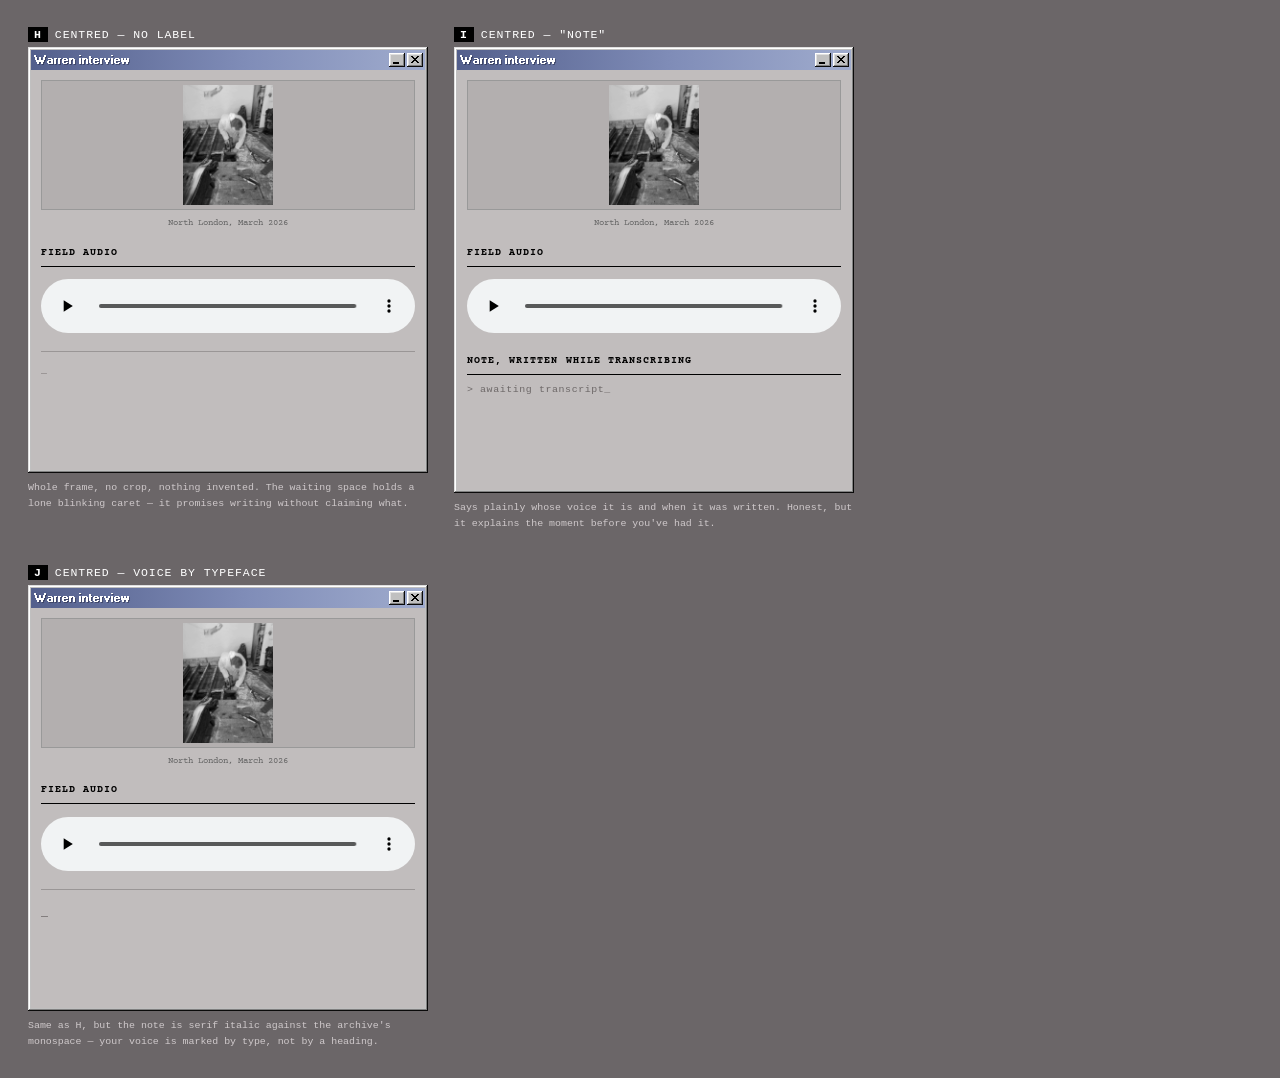
<file: _p6.html>
<!DOCTYPE html>
<html lang="en">

<head>
  <meta charset="UTF-8">
  <title>PROTOTYPE — audio window templates</title>
  <link rel="stylesheet" href="98.css-main/style.css">
  <style>
    @import url('https://fonts.googleapis.com/css2?family=Courier+Prime:ital,wght@0,400;0,700;1,400&display=swap');

    /* ══ scratch file. nothing here is wired into index.html. ══
       Variants A–G below. Each is the real 98.css frame with the real
       assets, so what you see is what the popup will look like.        */

    body {
      margin: 0;
      padding: 28px;
      background: #6b6668;
      font-family: 'Courier Prime', 'Courier New', monospace;
    }

    .proto-board {
      display: flex;
      flex-wrap: wrap;
      gap: 34px 26px;
      align-items: flex-start;
    }

    .proto-slot {
      width: 400px;
    }

    /* mirrors .win98-window.open in index.html — without this the content
       overflows the frame and every variant lies to you */
    .proto-slot .window {
      display: flex;
      flex-direction: column;
    }

    .proto-slot .window .title-bar {
      flex: 0 0 auto;
    }

    .proto-tag {
      font-family: 'Courier New', monospace;
      font-size: 0.72rem;
      color: #fff;
      letter-spacing: 0.08em;
      margin-bottom: 6px;
    }

    .proto-tag b {
      background: #000;
      padding: 1px 6px;
      margin-right: 7px;
    }

    .proto-note {
      font-family: 'Courier New', monospace;
      font-size: 0.62rem;
      color: #cfc9cb;
      line-height: 1.6;
      margin-top: 7px;
    }

    /* ─── shared base, lifted verbatim from index.html ─── */
    .title-bar {
      background: linear-gradient(90deg, #535f8c, #808db8 55%, #9fabcd);
    }

    .title-bar-text {
      text-shadow: 1px 1px 0 rgba(30, 34, 56, 0.45);
    }

    .window-content {
      background: #c1bdbd;
      padding: 10px;
      overflow-y: auto;
      font-family: 'Courier Prime', monospace;
      font-size: 0.78rem;
      line-height: 1.8;
      color: #000;
    }

    .window-content h3 {
      font-size: 0.65rem;
      letter-spacing: 0.1em;
      text-transform: uppercase;
      border-bottom: 1px solid #000;
      margin: 0.8rem 0 0.5rem;
      padding-bottom: 0.2rem;
    }

    .window-content audio {
      width: 100%;
      margin: 0.4rem 0;
      accent-color: #000080;
    }

    .img-caption {
      font-size: 0.58rem;
      color: #666;
      margin-bottom: 0.6rem;
    }

    @keyframes terminal-blink {
      0%, 49% { opacity: 1; }
      50%, 100% { opacity: 0; }
    }

    .blinking {
      animation: terminal-blink 1.5s steps(1, end) infinite;
    }

    /* ─── the part every variant shares: window is a flex column so the
           transcript can absorb leftover height ─── */
    .audio-window .window-content {
      display: flex;
      flex-direction: column;
      height: 100%;
    }

    .audio-window .window-content > * {
      flex: 0 0 auto;
    }

    .audio-window .window-content h3 {
      margin: 0.75rem 0 0.4rem;
    }

    .audio-window .window-content h3:first-child {
      margin-top: 0;
    }

    .audio-window .audio-transcript {
      flex: 1 1 auto;
      min-height: 0;
      overflow-y: auto;
      font-style: italic;
      line-height: 1.8;
    }

    .audio-transcript.awaiting {
      font-family: 'Courier New', monospace;
      font-style: normal;
      font-size: 0.62rem;
      letter-spacing: 0.06em;
      color: #6d6868;
    }

    .audio-meta {
      margin: 0;
      display: grid;
      grid-template-columns: max-content 1fr;
      gap: 1px 10px;
      font-family: 'Courier New', monospace;
      font-size: 0.6rem;
      line-height: 1.6;
      min-width: 0;
    }

    .audio-meta dt {
      text-transform: uppercase;
      letter-spacing: 0.09em;
      color: #565252;
    }

    .audio-meta dd {
      margin: 0;
      color: #000;
      overflow-wrap: anywhere;
    }

    /* ══════ A — tape card: thumb left, meta grid right ══════ */
    .v-a .audio-card {
      display: flex;
      gap: 12px;
      align-items: flex-start;
    }

    .v-a .audio-card-thumb {
      flex: 0 0 128px;
      background: #b3afaf;
      border: 1px solid #999;
      padding: 3px;
      line-height: 0;
    }

    .v-a .audio-card-thumb img {
      width: 100%;
      display: block;
      aspect-ratio: 4 / 3;
      object-fit: cover;
      filter: grayscale(90%) contrast(1.08);
    }

    .v-a .audio-meta {
      flex: 1 1 auto;
    }

    /* ══════ B — full-bleed banner ══════ */
    .v-b .audio-banner {
      background: #b3afaf;
      border: 1px solid #999;
      line-height: 0;
    }

    .v-b .audio-banner img {
      width: 100%;
      display: block;
      aspect-ratio: 16 / 7;
      object-fit: cover;
      filter: grayscale(90%) contrast(1.08);
    }

    .v-b .audio-banner .img-caption {
      line-height: 1.6;
      margin: 0;
      padding: 3px 6px;
      background: #b3afaf;
      border-top: 1px solid #999;
    }

    /* ══════ C — polaroid / evidence card ══════ */
    .v-c .audio-polaroid-wrap {
      display: flex;
      justify-content: center;
      padding: 10px 0 4px;
    }

    .v-c .audio-polaroid {
      position: relative;
      background: #efeceb;
      padding: 8px 8px 4px;
      box-shadow: 2px 3px 6px rgba(0, 0, 0, 0.35);
      transform: rotate(-1.8deg);
      line-height: 0;
    }

    .v-c .audio-polaroid img {
      width: 150px;
      display: block;
      aspect-ratio: 1 / 1;
      object-fit: cover;
      filter: grayscale(100%) contrast(1.12);
    }

    .v-c .audio-polaroid figcaption {
      font-family: 'Courier New', monospace;
      font-size: 0.58rem;
      line-height: 2.2;
      color: #444;
      text-align: center;
    }

    .v-c .audio-polaroid::before {
      content: "";
      position: absolute;
      top: -9px;
      left: 50%;
      width: 54px;
      height: 18px;
      transform: translateX(-50%) rotate(2.5deg);
      background: rgba(226, 220, 198, 0.72);
      border-left: 1px solid rgba(0, 0, 0, 0.08);
      border-right: 1px solid rgba(0, 0, 0, 0.08);
    }

    /* ══════ D — contact sheet strip ══════ */
    .v-d .audio-contact {
      display: flex;
      gap: 4px;
      background: #4a4646;
      border: 1px solid #999;
      padding: 4px;
    }

    .v-d .audio-contact img {
      flex: 1 1 0;
      min-width: 0;
      display: block;
      aspect-ratio: 1 / 1;
      object-fit: cover;
      filter: grayscale(100%) contrast(1.1);
    }

    .v-d .audio-contact-index {
      font-family: 'Courier New', monospace;
      font-size: 0.55rem;
      letter-spacing: 0.14em;
      color: #666;
      margin-top: 4px;
      display: flex;
      justify-content: space-between;
    }

    /* ══════ E — cassette label ══════ */
    .v-e .audio-cassette {
      border: 1px solid #8b8686;
      background: repeating-linear-gradient(0deg, #cac6c6 0 3px, #c1bdbd 3px 6px);
      padding: 7px;
    }

    .v-e .audio-cassette-head {
      display: flex;
      justify-content: space-between;
      align-items: baseline;
      font-family: 'Courier New', monospace;
      font-size: 0.56rem;
      letter-spacing: 0.16em;
      color: #4a4646;
      border-bottom: 1px solid #8b8686;
      padding-bottom: 4px;
      margin-bottom: 7px;
    }

    .v-e .audio-cassette-body {
      display: flex;
      gap: 10px;
      align-items: center;
    }

    .v-e .audio-cassette-body img {
      flex: 0 0 92px;
      /* flex items default to min-width:auto, which lets a 3000px source
         override flex-basis entirely — pin both */
      width: 92px;
      min-width: 0;
      display: block;
      aspect-ratio: 1 / 1;
      object-fit: cover;
      border: 1px solid #8b8686;
      filter: grayscale(100%) sepia(12%) contrast(1.1);
    }

    .v-e .audio-reels {
      flex: 1 1 auto;
      display: flex;
      justify-content: space-around;
      align-items: center;
      gap: 8px;
    }

    .v-e .audio-reel {
      width: 44px;
      height: 44px;
      border-radius: 50%;
      border: 1px solid #8b8686;
      background:
        radial-gradient(circle, #b3afaf 0 26%, transparent 26%),
        repeating-radial-gradient(circle, #6f6a6a 0 1px, #575252 1px 3px);
    }

    .v-e .audio-cassette-title {
      font-family: 'Courier Prime', monospace;
      font-size: 0.68rem;
      text-align: center;
      color: #000;
    }

    /* ══════ F — tall split column ══════ */
    .v-f .audio-split {
      display: flex;
      gap: 12px;
      flex: 1 1 auto;
      min-height: 0;
    }

    .v-f .audio-split-img {
      flex: 0 0 118px;
      align-self: stretch;
      background: #b3afaf;
      border: 1px solid #999;
      padding: 3px;
      line-height: 0;
    }

    .v-f .audio-split-img img {
      width: 100%;
      height: 100%;
      display: block;
      object-fit: cover;
      filter: grayscale(95%) contrast(1.08);
    }

    .v-f .audio-split-body {
      flex: 1 1 auto;
      min-width: 0;
      display: flex;
      flex-direction: column;
    }

    .v-f .audio-split-body h3 {
      margin-top: 0;
    }

    .v-f .audio-split-body .audio-transcript {
      flex: 1 1 auto;
      min-height: 0;
      overflow-y: auto;
      font-style: italic;
    }

    /* ══════ G — typographic, no image ══════ */
    .v-g .audio-pull {
      font-family: Georgia, 'Times New Roman', serif;
      font-size: 1.02rem;
      font-style: italic;
      line-height: 1.55;
      color: #1a1a1a;
      padding: 4px 0 10px;
    }

    .v-g .audio-pull span {
      background: #f9a8d4;
      box-decoration-break: clone;
      -webkit-box-decoration-break: clone;
      padding: 0 2px;
    }

    /* ══════ H / I / J — centred plate, no invented metadata ══════
       object-fit: contain, so nothing gets cropped at all.          */
    .v-plain .audio-plate {
      display: flex;
      justify-content: center;
      background: #b3afaf;
      border: 1px solid #999;
      padding: 4px;
    }

    .v-plain .audio-plate img {
      display: block;
      width: auto;
      max-width: 100%;
      /* 120 not 150: at 150 the note clips mid-sentence in a 420px window */
      max-height: 120px;
      object-fit: contain;
      filter: grayscale(90%) contrast(1.08);
    }

    .v-plain .audio-plate-caption {
      font-size: 0.58rem;
      color: #666;
      text-align: center;
      margin: 5px 0 0;
    }

    /* the typed line is the author's, not the recording's — so it gets a
       hairline instead of a heading that would mislabel it */
    .v-plain .audio-note {
      border-top: 1px solid #9a9696;
      padding-top: 10px;
      margin-top: 0.7rem;
    }

    .v-plain .audio-note.awaiting {
      color: #6d6868;
    }

    /* J marks the voice by typeface rather than by label */
    .v-j .audio-note {
      font-family: Georgia, 'Times New Roman', serif;
      font-size: 0.86rem;
      font-style: italic;
      line-height: 1.65;
      color: #1a1a1a;
    }

    .v-g .audio-pull::before {
      content: "\201C";
      font-size: 2.4rem;
      line-height: 0;
      vertical-align: -0.35rem;
      color: #8b8686;
      margin-right: 2px;
    }
  </style>
</head>

<body>
  <div class="proto-board">

    <!-- ════════════════ A ════════════════ -->
    <div class="proto-slot">
      <div class="proto-tag"><b>A</b>TAPE CARD</div>
      <div class="window audio-window v-a" style="height:400px;">
        <div class="title-bar">
          <div class="title-bar-text">Warren interview</div>
          <div class="title-bar-controls">
            <button aria-label="Minimize"></button>
            <button aria-label="Close"></button>
          </div>
        </div>
        <div class="window-content">
          <div class="audio-card">
            <div class="audio-card-thumb">
              <img src="images/working.gif" alt="">
            </div>
            <dl class="audio-meta">
              <dt>Subject</dt><dd>Warren</dd>
              <dt>Location</dt><dd>North London</dd>
              <dt>Date</dt><dd>March 2026</dd>
              <dt>Runtime</dt><dd data-audio-duration>--:--</dd>
              <dt>File</dt><dd>northlondon.mp3</dd>
            </dl>
          </div>
          <h3>Field audio</h3>
          <audio controls><source src="audio/northlondon.mp3" type="audio/mpeg"></audio>
          <h3>Transcript</h3>
          <div class="audio-transcript" data-transcript></div>
        </div>
      </div>
      <div class="proto-note">Catalogue entry. Fills the horizontal dead space with typed
        metadata; runtime reads itself off the file. Portrait sources get centre-cropped.</div>
    </div>

    <!-- ════════════════ B ════════════════ -->
    <div class="proto-slot">
      <div class="proto-tag"><b>B</b>PHOTO BANNER</div>
      <div class="window audio-window v-b" style="height:400px;">
        <div class="title-bar">
          <div class="title-bar-text">Warren interview</div>
          <div class="title-bar-controls">
            <button aria-label="Minimize"></button>
            <button aria-label="Close"></button>
          </div>
        </div>
        <div class="window-content">
          <div class="audio-banner">
            <img src="images/working.gif" alt="">
            <div class="img-caption">North London, March 2026 &middot; 0:28</div>
          </div>
          <h3>Field audio</h3>
          <audio controls><source src="audio/northlondon.mp3" type="audio/mpeg"></audio>
          <h3>Transcript</h3>
          <div class="audio-transcript" data-transcript></div>
        </div>
      </div>
      <div class="proto-note">Image-forward, least fussy. Crops hardest of all of them &mdash;
        a 16:7 slot through a 3000&times;4000 portrait keeps very little.</div>
    </div>

    <!-- ════════════════ C ════════════════ -->
    <div class="proto-slot">
      <div class="proto-tag"><b>C</b>POLAROID</div>
      <div class="window audio-window v-c" style="height:400px;">
        <div class="title-bar">
          <div class="title-bar-text">Warren interview</div>
          <div class="title-bar-controls">
            <button aria-label="Minimize"></button>
            <button aria-label="Close"></button>
          </div>
        </div>
        <div class="window-content">
          <div class="audio-polaroid-wrap">
            <figure class="audio-polaroid">
              <img src="images/working.gif" alt="">
              <figcaption>N. London &mdash; 03/26</figcaption>
            </figure>
          </div>
          <h3>Field audio</h3>
          <audio controls><source src="audio/northlondon.mp3" type="audio/mpeg"></audio>
          <div class="audio-transcript" data-transcript></div>
        </div>
      </div>
      <div class="proto-note">Most physical, most "evidence bag". The tape strip and tilt fight
        the crisp 98 chrome &mdash; that tension is either the point or the problem.</div>
    </div>

    <!-- ════════════════ D ════════════════ -->
    <div class="proto-slot">
      <div class="proto-tag"><b>D</b>CONTACT SHEET</div>
      <div class="window audio-window v-d" style="height:400px;">
        <div class="title-bar">
          <div class="title-bar-text">Warren interview</div>
          <div class="title-bar-controls">
            <button aria-label="Minimize"></button>
            <button aria-label="Close"></button>
          </div>
        </div>
        <div class="window-content">
          <div class="audio-contact">
            <img src="images/working.gif" alt="">
            <img src="images/warren03.jpg" alt="">
            <img src="images/northlondon.jpg" alt="">
          </div>
          <div class="audio-contact-index"><span>FRAME 01&ndash;03</span><span>N. LONDON 03/26</span></div>
          <h3>Field audio</h3>
          <audio controls><source src="audio/northlondon.mp3" type="audio/mpeg"></audio>
          <h3>Transcript</h3>
          <div class="audio-transcript" data-transcript></div>
        </div>
      </div>
      <div class="proto-note">Needs 2&ndash;3 images per clip, which you have for Warren but not
        for every window. Reads as a roll of film rather than one chosen frame.</div>
    </div>

    <!-- ════════════════ E ════════════════ -->
    <div class="proto-slot">
      <div class="proto-tag"><b>E</b>CASSETTE LABEL</div>
      <div class="window audio-window v-e" style="height:400px;">
        <div class="title-bar">
          <div class="title-bar-text">Warren interview</div>
          <div class="title-bar-controls">
            <button aria-label="Minimize"></button>
            <button aria-label="Close"></button>
          </div>
        </div>
        <div class="window-content">
          <div class="audio-cassette">
            <div class="audio-cassette-head"><span>SIDE A</span><span>FIELD REC &middot; 03/26</span></div>
            <div class="audio-cassette-body">
              <img src="images/working.gif" alt="">
              <div class="audio-reels">
                <div class="audio-reel"></div>
                <div class="audio-reel"></div>
              </div>
            </div>
            <div class="audio-cassette-title">Warren &mdash; North London</div>
          </div>
          <h3>Field audio</h3>
          <audio controls><source src="audio/northlondon.mp3" type="audio/mpeg"></audio>
          <div class="audio-transcript" data-transcript></div>
        </div>
      </div>
      <div class="proto-note">The reels can be made to spin only while playing. Most "interesting",
        but it's decoration &mdash; it says tape, not what's on the tape.</div>
    </div>

    <!-- ════════════════ F ════════════════ -->
    <div class="proto-slot">
      <div class="proto-tag"><b>F</b>TALL SPLIT</div>
      <div class="window audio-window v-f" style="height:400px;">
        <div class="title-bar">
          <div class="title-bar-text">Warren interview</div>
          <div class="title-bar-controls">
            <button aria-label="Minimize"></button>
            <button aria-label="Close"></button>
          </div>
        </div>
        <div class="window-content">
          <div class="audio-split">
            <div class="audio-split-img"><img src="images/working.gif" alt=""></div>
            <div class="audio-split-body">
              <h3>Field audio</h3>
              <audio controls><source src="audio/northlondon.mp3" type="audio/mpeg"></audio>
              <h3>Transcript</h3>
              <div class="audio-transcript" data-transcript></div>
            </div>
          </div>
        </div>
      </div>
      <div class="proto-note">The only one that suits your portrait sources &mdash; a tall column
        crops almost nothing. Squeezes the player into ~230px though.</div>
    </div>

    <!-- ════════════════ G ════════════════ -->
    <div class="proto-slot">
      <div class="proto-tag"><b>G</b>NO IMAGE</div>
      <div class="window audio-window v-g" style="height:400px;">
        <div class="title-bar">
          <div class="title-bar-text">Warren interview</div>
          <div class="title-bar-controls">
            <button aria-label="Minimize"></button>
            <button aria-label="Close"></button>
          </div>
        </div>
        <div class="window-content">
          <div class="audio-pull">his <span>body fluid just gone through to heaven</span></div>
          <dl class="audio-meta">
            <dt>Subject</dt><dd>Warren</dd>
            <dt>Location</dt><dd>North London</dd>
            <dt>Date</dt><dd>March 2026</dd>
            <dt>Runtime</dt><dd data-audio-duration>--:--</dd>
          </dl>
          <h3>Field audio</h3>
          <audio controls><source src="audio/northlondon.mp3" type="audio/mpeg"></audio>
          <h3>Transcript</h3>
          <div class="audio-transcript" data-transcript></div>
        </div>
      </div>
      <div class="proto-note">Fallback for clips with no good photo. Leads with the line that
        made you open the window in the first place.</div>
    </div>

    <!-- ════════════════ H ════════════════ -->
    <div class="proto-slot">
      <div class="proto-tag"><b>H</b>CENTRED &mdash; NO LABEL</div>
      <div class="window audio-window v-plain v-h" style="height:420px;">
        <div class="title-bar">
          <div class="title-bar-text">Warren interview</div>
          <div class="title-bar-controls">
            <button aria-label="Minimize"></button>
            <button aria-label="Close"></button>
          </div>
        </div>
        <div class="window-content">
          <div class="audio-plate"><img src="images/working.gif" alt=""></div>
          <div class="audio-plate-caption">North London, March 2026</div>
          <h3>Field audio</h3>
          <audio controls><source src="audio/northlondon.mp3" type="audio/mpeg"></audio>
          <div class="audio-transcript audio-note" data-transcript data-caret-only></div>
        </div>
      </div>
      <div class="proto-note">Whole frame, no crop, nothing invented. The waiting space holds a
        lone blinking caret &mdash; it promises writing without claiming what.</div>
    </div>

    <!-- ════════════════ I ════════════════ -->
    <div class="proto-slot">
      <div class="proto-tag"><b>I</b>CENTRED &mdash; "NOTE"</div>
      <div class="window audio-window v-plain v-i" style="height:440px;">
        <div class="title-bar">
          <div class="title-bar-text">Warren interview</div>
          <div class="title-bar-controls">
            <button aria-label="Minimize"></button>
            <button aria-label="Close"></button>
          </div>
        </div>
        <div class="window-content">
          <div class="audio-plate"><img src="images/working.gif" alt=""></div>
          <div class="audio-plate-caption">North London, March 2026</div>
          <h3>Field audio</h3>
          <audio controls><source src="audio/northlondon.mp3" type="audio/mpeg"></audio>
          <h3>Note, written while transcribing</h3>
          <div class="audio-transcript" data-transcript></div>
        </div>
      </div>
      <div class="proto-note">Says plainly whose voice it is and when it was written. Honest, but
        it explains the moment before you've had it.</div>
    </div>

    <!-- ════════════════ J ════════════════ -->
    <div class="proto-slot">
      <div class="proto-tag"><b>J</b>CENTRED &mdash; VOICE BY TYPEFACE</div>
      <div class="window audio-window v-plain v-j" style="height:420px;">
        <div class="title-bar">
          <div class="title-bar-text">Warren interview</div>
          <div class="title-bar-controls">
            <button aria-label="Minimize"></button>
            <button aria-label="Close"></button>
          </div>
        </div>
        <div class="window-content">
          <div class="audio-plate"><img src="images/working.gif" alt=""></div>
          <div class="audio-plate-caption">North London, March 2026</div>
          <h3>Field audio</h3>
          <audio controls><source src="audio/northlondon.mp3" type="audio/mpeg"></audio>
          <div class="audio-transcript audio-note" data-transcript data-caret-only></div>
        </div>
      </div>
      <div class="proto-note">Same as H, but the note is serif italic against the archive's
        monospace &mdash; your voice is marked by type, not by a heading.</div>
    </div>

  </div>

  <script>
    const POEM = "What is it about women decaying alive that pulls at me so strong. It is not a new sentiment. Councils - systems leave people for dead in their way. I wish it touched a man as much as an actual corpse would.";

    // fill every runtime slot from the file itself
    document.querySelectorAll('.audio-window').forEach(win => {
      const audio = win.querySelector('audio');
      const slot = win.querySelector('[data-audio-duration]');
      if (!audio || !slot) return;
      function showDuration() {
        if (!isFinite(audio.duration)) return;
        const mins = Math.floor(audio.duration / 60);
        const secs = String(Math.floor(audio.duration % 60)).padStart(2, '0');
        slot.textContent = mins + ':' + secs;
      }
      if (audio.readyState > 0) showDuration();
      audio.addEventListener('loadedmetadata', showDuration);
    });

    function setAwaiting(el) {
      el.classList.add('awaiting');
      // caret-only variants make no claim about what the text will be
      el.innerHTML = el.hasAttribute('data-caret-only')
        ? '<span class="blinking">_</span>'
        : '&gt; awaiting transcript<span class="blinking">_</span>';
    }

    function setFilled(el) {
      el.classList.remove('awaiting');
      el.textContent = POEM;
    }

    const slots = document.querySelectorAll('[data-transcript]');
    slots.forEach(setAwaiting);

    // click any window to flip that one between waiting and typed-out
    document.querySelectorAll('.audio-window').forEach(win => {
      win.addEventListener('click', e => {
        if (e.target.closest('audio, button')) return;
        const t = win.querySelector('[data-transcript]');
        if (!t) return;
        t.classList.contains('awaiting') ? setFilled(t) : setAwaiting(t);
      });
    });
  </script>

<style>.proto-slot:nth-child(-n+7){display:none}</style>
<script>
window.addEventListener('load',()=>{
  setTimeout(()=>{
    const out=[];
    [['v-h',[420,440,460]],['v-i',[440,460,480]],['v-j',[420,440]]].forEach(([v,heights])=>{
      const w=document.querySelector('.'+v);
      const t=w.querySelector('[data-transcript]');
      setFilled(t);
      heights.forEach(H=>{
        w.style.height=H+'px';
        const r=document.createRange();
        r.selectNodeContents(t);
        const rects=r.getClientRects();
        const last=rects[rects.length-1];
        const box=t.getBoundingClientRect();
        const overflow=Math.round(last.bottom-box.bottom);
        out.push(v+'@'+H+' lines='+rects.length+(overflow>0?' CUT by '+overflow+'px':' fits, slack '+(-overflow)+'px'));
      });
    });
    document.title=out.join(' | ');
  },2000);
});
</script></body>

</html>
</file>
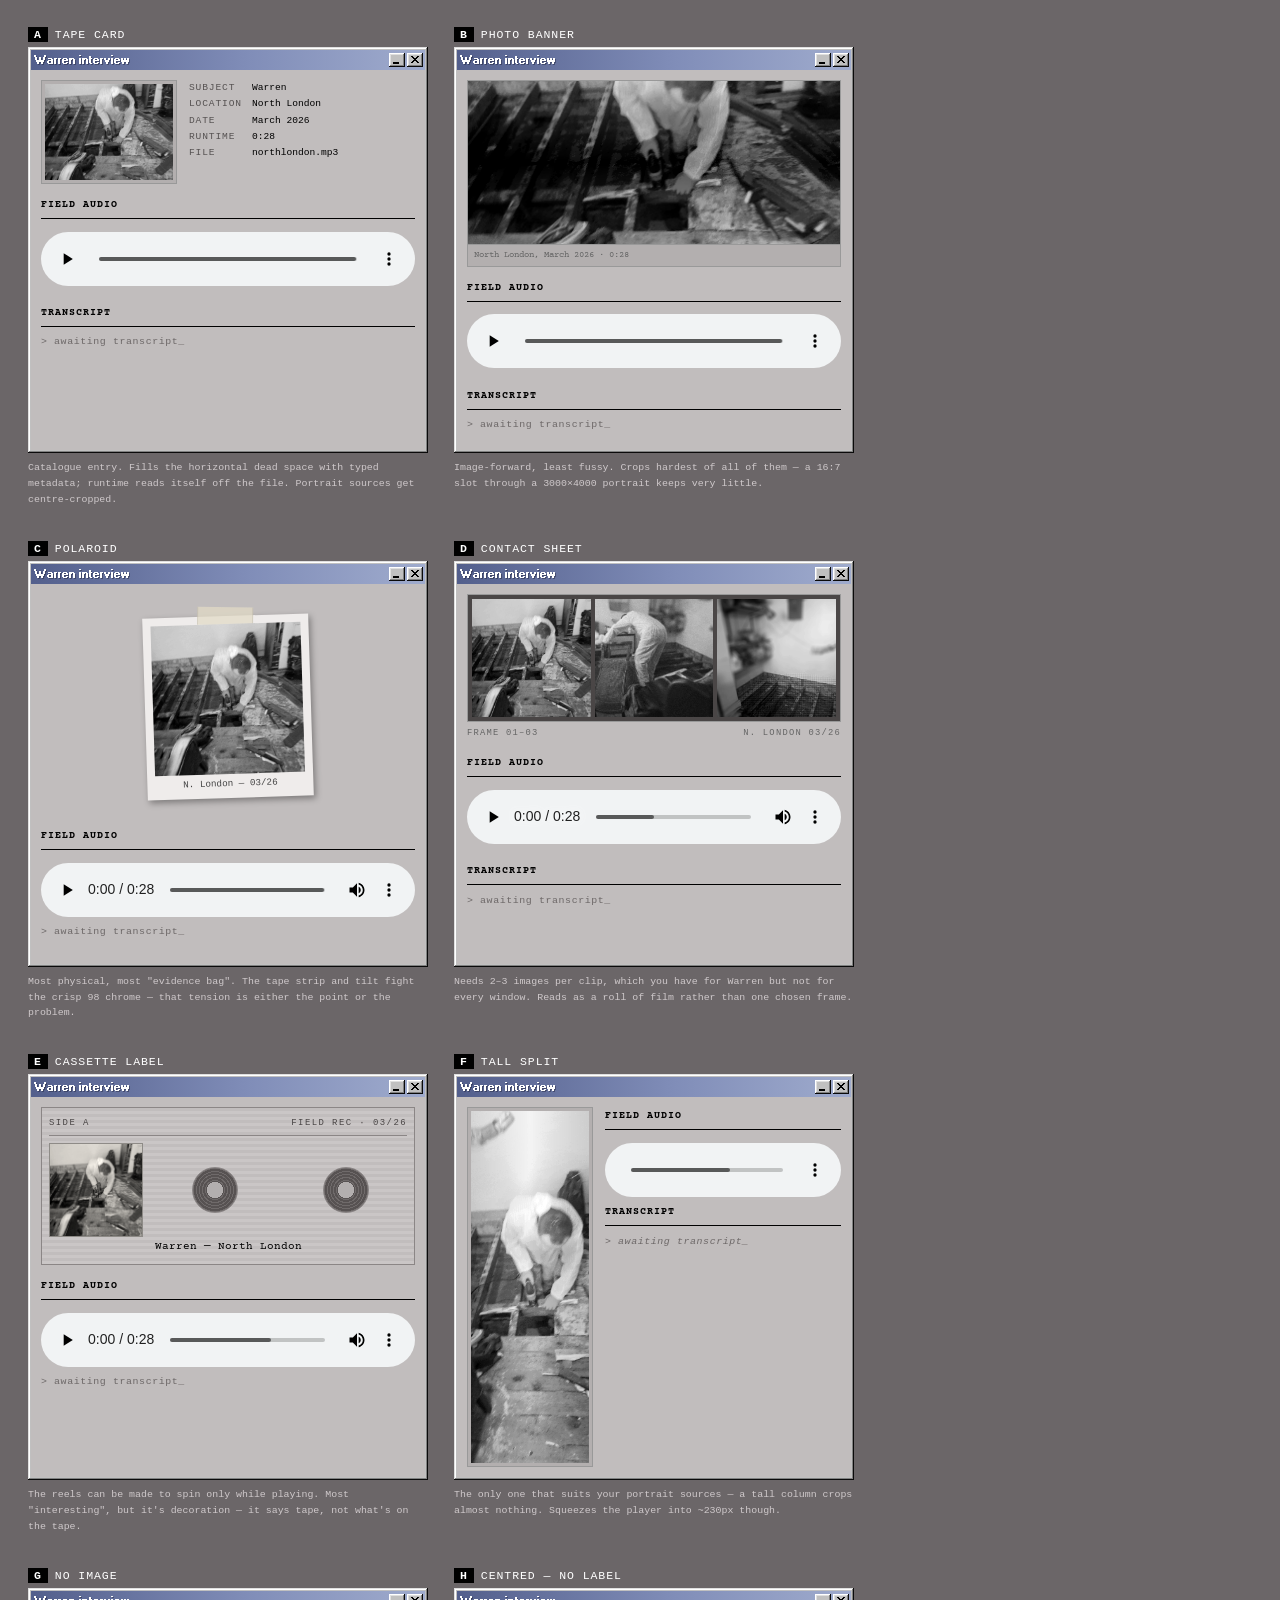
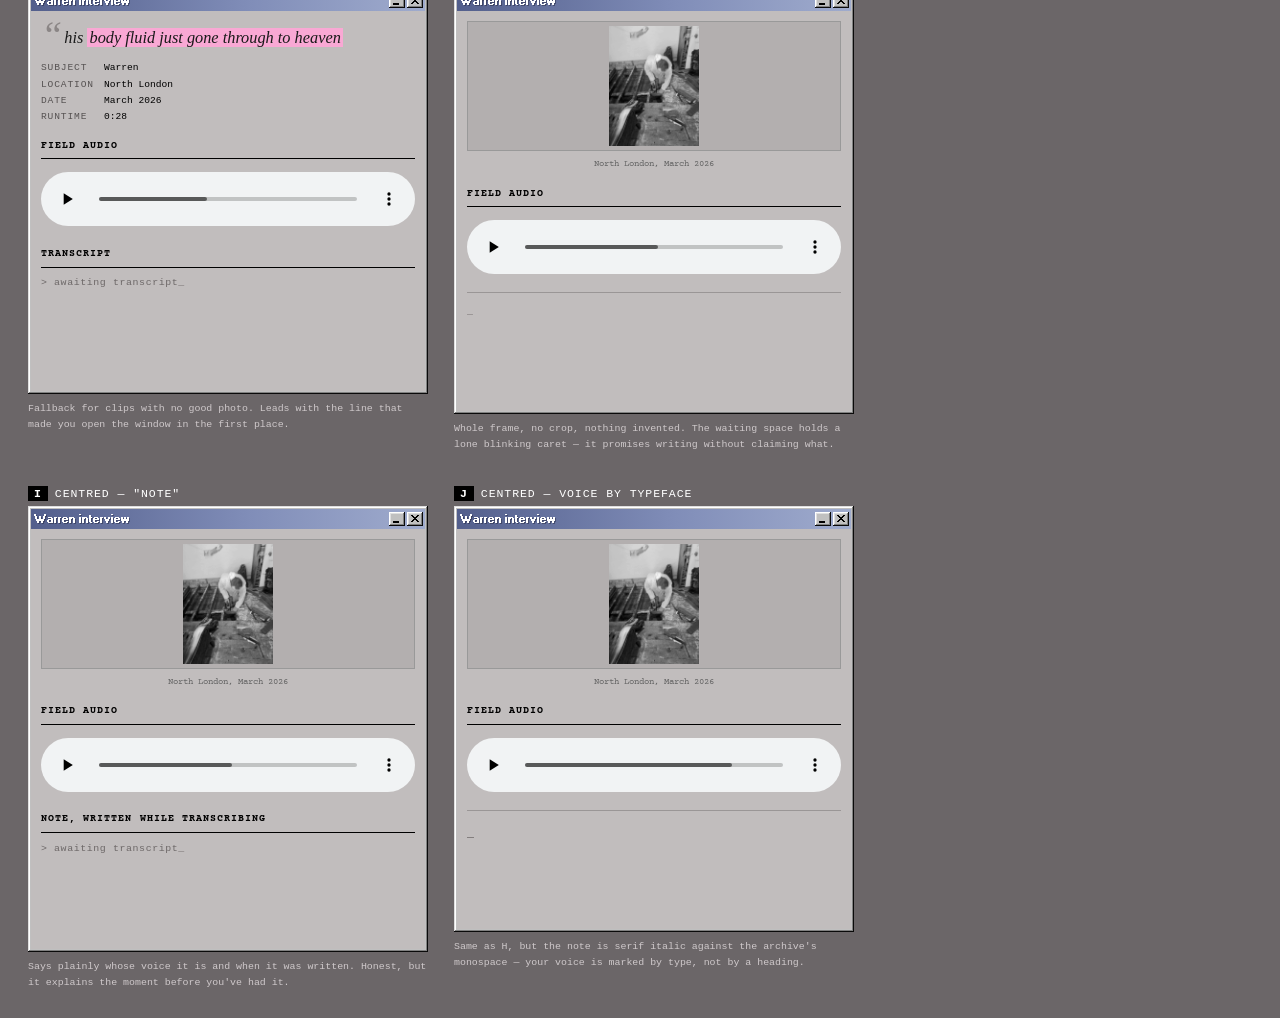
<file: _proto-audio-windows.html>
<!DOCTYPE html>
<html lang="en">

<head>
  <meta charset="UTF-8">
  <title>PROTOTYPE — audio window templates</title>
  <link rel="stylesheet" href="98.css-main/style.css">
  <style>
    @import url('https://fonts.googleapis.com/css2?family=Courier+Prime:ital,wght@0,400;0,700;1,400&display=swap');

    /* ══ scratch file. nothing here is wired into index.html. ══
       Variants A–G below. Each is the real 98.css frame with the real
       assets, so what you see is what the popup will look like.        */

    body {
      margin: 0;
      padding: 28px;
      background: #6b6668;
      font-family: 'Courier Prime', 'Courier New', monospace;
    }

    .proto-board {
      display: flex;
      flex-wrap: wrap;
      gap: 34px 26px;
      align-items: flex-start;
    }

    .proto-slot {
      width: 400px;
    }

    /* mirrors .win98-window.open in index.html — without this the content
       overflows the frame and every variant lies to you */
    .proto-slot .window {
      display: flex;
      flex-direction: column;
    }

    .proto-slot .window .title-bar {
      flex: 0 0 auto;
    }

    .proto-tag {
      font-family: 'Courier New', monospace;
      font-size: 0.72rem;
      color: #fff;
      letter-spacing: 0.08em;
      margin-bottom: 6px;
    }

    .proto-tag b {
      background: #000;
      padding: 1px 6px;
      margin-right: 7px;
    }

    .proto-note {
      font-family: 'Courier New', monospace;
      font-size: 0.62rem;
      color: #cfc9cb;
      line-height: 1.6;
      margin-top: 7px;
    }

    /* ─── shared base, lifted verbatim from index.html ─── */
    .title-bar {
      background: linear-gradient(90deg, #535f8c, #808db8 55%, #9fabcd);
    }

    .title-bar-text {
      text-shadow: 1px 1px 0 rgba(30, 34, 56, 0.45);
    }

    .window-content {
      background: #c1bdbd;
      padding: 10px;
      overflow-y: auto;
      font-family: 'Courier Prime', monospace;
      font-size: 0.78rem;
      line-height: 1.8;
      color: #000;
    }

    .window-content h3 {
      font-size: 0.65rem;
      letter-spacing: 0.1em;
      text-transform: uppercase;
      border-bottom: 1px solid #000;
      margin: 0.8rem 0 0.5rem;
      padding-bottom: 0.2rem;
    }

    .window-content audio {
      width: 100%;
      margin: 0.4rem 0;
      accent-color: #000080;
    }

    .img-caption {
      font-size: 0.58rem;
      color: #666;
      margin-bottom: 0.6rem;
    }

    @keyframes terminal-blink {
      0%, 49% { opacity: 1; }
      50%, 100% { opacity: 0; }
    }

    .blinking {
      animation: terminal-blink 1.5s steps(1, end) infinite;
    }

    /* ─── the part every variant shares: window is a flex column so the
           transcript can absorb leftover height ─── */
    .audio-window .window-content {
      display: flex;
      flex-direction: column;
      height: 100%;
    }

    .audio-window .window-content > * {
      flex: 0 0 auto;
    }

    .audio-window .window-content h3 {
      margin: 0.75rem 0 0.4rem;
    }

    .audio-window .window-content h3:first-child {
      margin-top: 0;
    }

    .audio-window .audio-transcript {
      flex: 1 1 auto;
      min-height: 0;
      overflow-y: auto;
      font-style: italic;
      line-height: 1.8;
    }

    .audio-transcript.awaiting {
      font-family: 'Courier New', monospace;
      font-style: normal;
      font-size: 0.62rem;
      letter-spacing: 0.06em;
      color: #6d6868;
    }

    .audio-meta {
      margin: 0;
      display: grid;
      grid-template-columns: max-content 1fr;
      gap: 1px 10px;
      font-family: 'Courier New', monospace;
      font-size: 0.6rem;
      line-height: 1.6;
      min-width: 0;
    }

    .audio-meta dt {
      text-transform: uppercase;
      letter-spacing: 0.09em;
      color: #565252;
    }

    .audio-meta dd {
      margin: 0;
      color: #000;
      overflow-wrap: anywhere;
    }

    /* ══════ A — tape card: thumb left, meta grid right ══════ */
    .v-a .audio-card {
      display: flex;
      gap: 12px;
      align-items: flex-start;
    }

    .v-a .audio-card-thumb {
      flex: 0 0 128px;
      background: #b3afaf;
      border: 1px solid #999;
      padding: 3px;
      line-height: 0;
    }

    .v-a .audio-card-thumb img {
      width: 100%;
      display: block;
      aspect-ratio: 4 / 3;
      object-fit: cover;
      filter: grayscale(90%) contrast(1.08);
    }

    .v-a .audio-meta {
      flex: 1 1 auto;
    }

    /* ══════ B — full-bleed banner ══════ */
    .v-b .audio-banner {
      background: #b3afaf;
      border: 1px solid #999;
      line-height: 0;
    }

    .v-b .audio-banner img {
      width: 100%;
      display: block;
      aspect-ratio: 16 / 7;
      object-fit: cover;
      filter: grayscale(90%) contrast(1.08);
    }

    .v-b .audio-banner .img-caption {
      line-height: 1.6;
      margin: 0;
      padding: 3px 6px;
      background: #b3afaf;
      border-top: 1px solid #999;
    }

    /* ══════ C — polaroid / evidence card ══════ */
    .v-c .audio-polaroid-wrap {
      display: flex;
      justify-content: center;
      padding: 10px 0 4px;
    }

    .v-c .audio-polaroid {
      position: relative;
      background: #efeceb;
      padding: 8px 8px 4px;
      box-shadow: 2px 3px 6px rgba(0, 0, 0, 0.35);
      transform: rotate(-1.8deg);
      line-height: 0;
    }

    .v-c .audio-polaroid img {
      width: 150px;
      display: block;
      aspect-ratio: 1 / 1;
      object-fit: cover;
      filter: grayscale(100%) contrast(1.12);
    }

    .v-c .audio-polaroid figcaption {
      font-family: 'Courier New', monospace;
      font-size: 0.58rem;
      line-height: 2.2;
      color: #444;
      text-align: center;
    }

    .v-c .audio-polaroid::before {
      content: "";
      position: absolute;
      top: -9px;
      left: 50%;
      width: 54px;
      height: 18px;
      transform: translateX(-50%) rotate(2.5deg);
      background: rgba(226, 220, 198, 0.72);
      border-left: 1px solid rgba(0, 0, 0, 0.08);
      border-right: 1px solid rgba(0, 0, 0, 0.08);
    }

    /* ══════ D — contact sheet strip ══════ */
    .v-d .audio-contact {
      display: flex;
      gap: 4px;
      background: #4a4646;
      border: 1px solid #999;
      padding: 4px;
    }

    .v-d .audio-contact img {
      flex: 1 1 0;
      min-width: 0;
      display: block;
      aspect-ratio: 1 / 1;
      object-fit: cover;
      filter: grayscale(100%) contrast(1.1);
    }

    .v-d .audio-contact-index {
      font-family: 'Courier New', monospace;
      font-size: 0.55rem;
      letter-spacing: 0.14em;
      color: #666;
      margin-top: 4px;
      display: flex;
      justify-content: space-between;
    }

    /* ══════ E — cassette label ══════ */
    .v-e .audio-cassette {
      border: 1px solid #8b8686;
      background: repeating-linear-gradient(0deg, #cac6c6 0 3px, #c1bdbd 3px 6px);
      padding: 7px;
    }

    .v-e .audio-cassette-head {
      display: flex;
      justify-content: space-between;
      align-items: baseline;
      font-family: 'Courier New', monospace;
      font-size: 0.56rem;
      letter-spacing: 0.16em;
      color: #4a4646;
      border-bottom: 1px solid #8b8686;
      padding-bottom: 4px;
      margin-bottom: 7px;
    }

    .v-e .audio-cassette-body {
      display: flex;
      gap: 10px;
      align-items: center;
    }

    .v-e .audio-cassette-body img {
      flex: 0 0 92px;
      /* flex items default to min-width:auto, which lets a 3000px source
         override flex-basis entirely — pin both */
      width: 92px;
      min-width: 0;
      display: block;
      aspect-ratio: 1 / 1;
      object-fit: cover;
      border: 1px solid #8b8686;
      filter: grayscale(100%) sepia(12%) contrast(1.1);
    }

    .v-e .audio-reels {
      flex: 1 1 auto;
      display: flex;
      justify-content: space-around;
      align-items: center;
      gap: 8px;
    }

    .v-e .audio-reel {
      width: 44px;
      height: 44px;
      border-radius: 50%;
      border: 1px solid #8b8686;
      background:
        radial-gradient(circle, #b3afaf 0 26%, transparent 26%),
        repeating-radial-gradient(circle, #6f6a6a 0 1px, #575252 1px 3px);
    }

    .v-e .audio-cassette-title {
      font-family: 'Courier Prime', monospace;
      font-size: 0.68rem;
      text-align: center;
      color: #000;
    }

    /* ══════ F — tall split column ══════ */
    .v-f .audio-split {
      display: flex;
      gap: 12px;
      flex: 1 1 auto;
      min-height: 0;
    }

    .v-f .audio-split-img {
      flex: 0 0 118px;
      align-self: stretch;
      background: #b3afaf;
      border: 1px solid #999;
      padding: 3px;
      line-height: 0;
    }

    .v-f .audio-split-img img {
      width: 100%;
      height: 100%;
      display: block;
      object-fit: cover;
      filter: grayscale(95%) contrast(1.08);
    }

    .v-f .audio-split-body {
      flex: 1 1 auto;
      min-width: 0;
      display: flex;
      flex-direction: column;
    }

    .v-f .audio-split-body h3 {
      margin-top: 0;
    }

    .v-f .audio-split-body .audio-transcript {
      flex: 1 1 auto;
      min-height: 0;
      overflow-y: auto;
      font-style: italic;
    }

    /* ══════ G — typographic, no image ══════ */
    .v-g .audio-pull {
      font-family: Georgia, 'Times New Roman', serif;
      font-size: 1.02rem;
      font-style: italic;
      line-height: 1.55;
      color: #1a1a1a;
      padding: 4px 0 10px;
    }

    .v-g .audio-pull span {
      background: #f9a8d4;
      box-decoration-break: clone;
      -webkit-box-decoration-break: clone;
      padding: 0 2px;
    }

    /* ══════ H / I / J — centred plate, no invented metadata ══════
       object-fit: contain, so nothing gets cropped at all.          */
    .v-plain .audio-plate {
      display: flex;
      justify-content: center;
      background: #b3afaf;
      border: 1px solid #999;
      padding: 4px;
    }

    .v-plain .audio-plate img {
      display: block;
      width: auto;
      max-width: 100%;
      /* 120 not 150: at 150 the note clips mid-sentence in a 420px window */
      max-height: 120px;
      object-fit: contain;
      filter: grayscale(90%) contrast(1.08);
    }

    .v-plain .audio-plate-caption {
      font-size: 0.58rem;
      color: #666;
      text-align: center;
      margin: 5px 0 0;
    }

    /* the typed line is the author's, not the recording's — so it gets a
       hairline instead of a heading that would mislabel it */
    .v-plain .audio-note {
      border-top: 1px solid #9a9696;
      padding-top: 10px;
      margin-top: 0.7rem;
    }

    .v-plain .audio-note.awaiting {
      color: #6d6868;
    }

    /* J marks the voice by typeface rather than by label */
    .v-j .audio-note {
      font-family: Georgia, 'Times New Roman', serif;
      font-size: 0.86rem;
      font-style: italic;
      line-height: 1.65;
      color: #1a1a1a;
    }

    .v-g .audio-pull::before {
      content: "\201C";
      font-size: 2.4rem;
      line-height: 0;
      vertical-align: -0.35rem;
      color: #8b8686;
      margin-right: 2px;
    }
  </style>
</head>

<body>
  <div class="proto-board">

    <!-- ════════════════ A ════════════════ -->
    <div class="proto-slot">
      <div class="proto-tag"><b>A</b>TAPE CARD</div>
      <div class="window audio-window v-a" style="height:400px;">
        <div class="title-bar">
          <div class="title-bar-text">Warren interview</div>
          <div class="title-bar-controls">
            <button aria-label="Minimize"></button>
            <button aria-label="Close"></button>
          </div>
        </div>
        <div class="window-content">
          <div class="audio-card">
            <div class="audio-card-thumb">
              <img src="images/working.gif" alt="">
            </div>
            <dl class="audio-meta">
              <dt>Subject</dt><dd>Warren</dd>
              <dt>Location</dt><dd>North London</dd>
              <dt>Date</dt><dd>March 2026</dd>
              <dt>Runtime</dt><dd data-audio-duration>--:--</dd>
              <dt>File</dt><dd>northlondon.mp3</dd>
            </dl>
          </div>
          <h3>Field audio</h3>
          <audio controls><source src="audio/northlondon.mp3" type="audio/mpeg"></audio>
          <h3>Transcript</h3>
          <div class="audio-transcript" data-transcript></div>
        </div>
      </div>
      <div class="proto-note">Catalogue entry. Fills the horizontal dead space with typed
        metadata; runtime reads itself off the file. Portrait sources get centre-cropped.</div>
    </div>

    <!-- ════════════════ B ════════════════ -->
    <div class="proto-slot">
      <div class="proto-tag"><b>B</b>PHOTO BANNER</div>
      <div class="window audio-window v-b" style="height:400px;">
        <div class="title-bar">
          <div class="title-bar-text">Warren interview</div>
          <div class="title-bar-controls">
            <button aria-label="Minimize"></button>
            <button aria-label="Close"></button>
          </div>
        </div>
        <div class="window-content">
          <div class="audio-banner">
            <img src="images/working.gif" alt="">
            <div class="img-caption">North London, March 2026 &middot; 0:28</div>
          </div>
          <h3>Field audio</h3>
          <audio controls><source src="audio/northlondon.mp3" type="audio/mpeg"></audio>
          <h3>Transcript</h3>
          <div class="audio-transcript" data-transcript></div>
        </div>
      </div>
      <div class="proto-note">Image-forward, least fussy. Crops hardest of all of them &mdash;
        a 16:7 slot through a 3000&times;4000 portrait keeps very little.</div>
    </div>

    <!-- ════════════════ C ════════════════ -->
    <div class="proto-slot">
      <div class="proto-tag"><b>C</b>POLAROID</div>
      <div class="window audio-window v-c" style="height:400px;">
        <div class="title-bar">
          <div class="title-bar-text">Warren interview</div>
          <div class="title-bar-controls">
            <button aria-label="Minimize"></button>
            <button aria-label="Close"></button>
          </div>
        </div>
        <div class="window-content">
          <div class="audio-polaroid-wrap">
            <figure class="audio-polaroid">
              <img src="images/working.gif" alt="">
              <figcaption>N. London &mdash; 03/26</figcaption>
            </figure>
          </div>
          <h3>Field audio</h3>
          <audio controls><source src="audio/northlondon.mp3" type="audio/mpeg"></audio>
          <div class="audio-transcript" data-transcript></div>
        </div>
      </div>
      <div class="proto-note">Most physical, most "evidence bag". The tape strip and tilt fight
        the crisp 98 chrome &mdash; that tension is either the point or the problem.</div>
    </div>

    <!-- ════════════════ D ════════════════ -->
    <div class="proto-slot">
      <div class="proto-tag"><b>D</b>CONTACT SHEET</div>
      <div class="window audio-window v-d" style="height:400px;">
        <div class="title-bar">
          <div class="title-bar-text">Warren interview</div>
          <div class="title-bar-controls">
            <button aria-label="Minimize"></button>
            <button aria-label="Close"></button>
          </div>
        </div>
        <div class="window-content">
          <div class="audio-contact">
            <img src="images/working.gif" alt="">
            <img src="images/warren03.jpg" alt="">
            <img src="images/northlondon.jpg" alt="">
          </div>
          <div class="audio-contact-index"><span>FRAME 01&ndash;03</span><span>N. LONDON 03/26</span></div>
          <h3>Field audio</h3>
          <audio controls><source src="audio/northlondon.mp3" type="audio/mpeg"></audio>
          <h3>Transcript</h3>
          <div class="audio-transcript" data-transcript></div>
        </div>
      </div>
      <div class="proto-note">Needs 2&ndash;3 images per clip, which you have for Warren but not
        for every window. Reads as a roll of film rather than one chosen frame.</div>
    </div>

    <!-- ════════════════ E ════════════════ -->
    <div class="proto-slot">
      <div class="proto-tag"><b>E</b>CASSETTE LABEL</div>
      <div class="window audio-window v-e" style="height:400px;">
        <div class="title-bar">
          <div class="title-bar-text">Warren interview</div>
          <div class="title-bar-controls">
            <button aria-label="Minimize"></button>
            <button aria-label="Close"></button>
          </div>
        </div>
        <div class="window-content">
          <div class="audio-cassette">
            <div class="audio-cassette-head"><span>SIDE A</span><span>FIELD REC &middot; 03/26</span></div>
            <div class="audio-cassette-body">
              <img src="images/working.gif" alt="">
              <div class="audio-reels">
                <div class="audio-reel"></div>
                <div class="audio-reel"></div>
              </div>
            </div>
            <div class="audio-cassette-title">Warren &mdash; North London</div>
          </div>
          <h3>Field audio</h3>
          <audio controls><source src="audio/northlondon.mp3" type="audio/mpeg"></audio>
          <div class="audio-transcript" data-transcript></div>
        </div>
      </div>
      <div class="proto-note">The reels can be made to spin only while playing. Most "interesting",
        but it's decoration &mdash; it says tape, not what's on the tape.</div>
    </div>

    <!-- ════════════════ F ════════════════ -->
    <div class="proto-slot">
      <div class="proto-tag"><b>F</b>TALL SPLIT</div>
      <div class="window audio-window v-f" style="height:400px;">
        <div class="title-bar">
          <div class="title-bar-text">Warren interview</div>
          <div class="title-bar-controls">
            <button aria-label="Minimize"></button>
            <button aria-label="Close"></button>
          </div>
        </div>
        <div class="window-content">
          <div class="audio-split">
            <div class="audio-split-img"><img src="images/working.gif" alt=""></div>
            <div class="audio-split-body">
              <h3>Field audio</h3>
              <audio controls><source src="audio/northlondon.mp3" type="audio/mpeg"></audio>
              <h3>Transcript</h3>
              <div class="audio-transcript" data-transcript></div>
            </div>
          </div>
        </div>
      </div>
      <div class="proto-note">The only one that suits your portrait sources &mdash; a tall column
        crops almost nothing. Squeezes the player into ~230px though.</div>
    </div>

    <!-- ════════════════ G ════════════════ -->
    <div class="proto-slot">
      <div class="proto-tag"><b>G</b>NO IMAGE</div>
      <div class="window audio-window v-g" style="height:400px;">
        <div class="title-bar">
          <div class="title-bar-text">Warren interview</div>
          <div class="title-bar-controls">
            <button aria-label="Minimize"></button>
            <button aria-label="Close"></button>
          </div>
        </div>
        <div class="window-content">
          <div class="audio-pull">his <span>body fluid just gone through to heaven</span></div>
          <dl class="audio-meta">
            <dt>Subject</dt><dd>Warren</dd>
            <dt>Location</dt><dd>North London</dd>
            <dt>Date</dt><dd>March 2026</dd>
            <dt>Runtime</dt><dd data-audio-duration>--:--</dd>
          </dl>
          <h3>Field audio</h3>
          <audio controls><source src="audio/northlondon.mp3" type="audio/mpeg"></audio>
          <h3>Transcript</h3>
          <div class="audio-transcript" data-transcript></div>
        </div>
      </div>
      <div class="proto-note">Fallback for clips with no good photo. Leads with the line that
        made you open the window in the first place.</div>
    </div>

    <!-- ════════════════ H ════════════════ -->
    <div class="proto-slot">
      <div class="proto-tag"><b>H</b>CENTRED &mdash; NO LABEL</div>
      <div class="window audio-window v-plain v-h" style="height:420px;">
        <div class="title-bar">
          <div class="title-bar-text">Warren interview</div>
          <div class="title-bar-controls">
            <button aria-label="Minimize"></button>
            <button aria-label="Close"></button>
          </div>
        </div>
        <div class="window-content">
          <div class="audio-plate"><img src="images/working.gif" alt=""></div>
          <div class="audio-plate-caption">North London, March 2026</div>
          <h3>Field audio</h3>
          <audio controls><source src="audio/northlondon.mp3" type="audio/mpeg"></audio>
          <div class="audio-transcript audio-note" data-transcript data-caret-only></div>
        </div>
      </div>
      <div class="proto-note">Whole frame, no crop, nothing invented. The waiting space holds a
        lone blinking caret &mdash; it promises writing without claiming what.</div>
    </div>

    <!-- ════════════════ I ════════════════ -->
    <div class="proto-slot">
      <div class="proto-tag"><b>I</b>CENTRED &mdash; "NOTE"</div>
      <div class="window audio-window v-plain v-i" style="height:440px;">
        <div class="title-bar">
          <div class="title-bar-text">Warren interview</div>
          <div class="title-bar-controls">
            <button aria-label="Minimize"></button>
            <button aria-label="Close"></button>
          </div>
        </div>
        <div class="window-content">
          <div class="audio-plate"><img src="images/working.gif" alt=""></div>
          <div class="audio-plate-caption">North London, March 2026</div>
          <h3>Field audio</h3>
          <audio controls><source src="audio/northlondon.mp3" type="audio/mpeg"></audio>
          <h3>Note, written while transcribing</h3>
          <div class="audio-transcript" data-transcript></div>
        </div>
      </div>
      <div class="proto-note">Says plainly whose voice it is and when it was written. Honest, but
        it explains the moment before you've had it.</div>
    </div>

    <!-- ════════════════ J ════════════════ -->
    <div class="proto-slot">
      <div class="proto-tag"><b>J</b>CENTRED &mdash; VOICE BY TYPEFACE</div>
      <div class="window audio-window v-plain v-j" style="height:420px;">
        <div class="title-bar">
          <div class="title-bar-text">Warren interview</div>
          <div class="title-bar-controls">
            <button aria-label="Minimize"></button>
            <button aria-label="Close"></button>
          </div>
        </div>
        <div class="window-content">
          <div class="audio-plate"><img src="images/working.gif" alt=""></div>
          <div class="audio-plate-caption">North London, March 2026</div>
          <h3>Field audio</h3>
          <audio controls><source src="audio/northlondon.mp3" type="audio/mpeg"></audio>
          <div class="audio-transcript audio-note" data-transcript data-caret-only></div>
        </div>
      </div>
      <div class="proto-note">Same as H, but the note is serif italic against the archive's
        monospace &mdash; your voice is marked by type, not by a heading.</div>
    </div>

  </div>

  <script>
    const POEM = "What is it about women decaying alive that pulls at me so strong. It is not a new sentiment. Councils - systems leave people for dead in their way. I wish it touched a man as much as an actual corpse would.";

    // fill every runtime slot from the file itself
    document.querySelectorAll('.audio-window').forEach(win => {
      const audio = win.querySelector('audio');
      const slot = win.querySelector('[data-audio-duration]');
      if (!audio || !slot) return;
      function showDuration() {
        if (!isFinite(audio.duration)) return;
        const mins = Math.floor(audio.duration / 60);
        const secs = String(Math.floor(audio.duration % 60)).padStart(2, '0');
        slot.textContent = mins + ':' + secs;
      }
      if (audio.readyState > 0) showDuration();
      audio.addEventListener('loadedmetadata', showDuration);
    });

    function setAwaiting(el) {
      el.classList.add('awaiting');
      // caret-only variants make no claim about what the text will be
      el.innerHTML = el.hasAttribute('data-caret-only')
        ? '<span class="blinking">_</span>'
        : '&gt; awaiting transcript<span class="blinking">_</span>';
    }

    function setFilled(el) {
      el.classList.remove('awaiting');
      el.textContent = POEM;
    }

    const slots = document.querySelectorAll('[data-transcript]');
    slots.forEach(setAwaiting);

    // click any window to flip that one between waiting and typed-out
    document.querySelectorAll('.audio-window').forEach(win => {
      win.addEventListener('click', e => {
        if (e.target.closest('audio, button')) return;
        const t = win.querySelector('[data-transcript]');
        if (!t) return;
        t.classList.contains('awaiting') ? setFilled(t) : setAwaiting(t);
      });
    });
  </script>
</body>

</html>
</file>
<file: 98.css-main/style.css>
﻿/**
 * 98.css
 * Copyright (c) 2020 Jordan Scales <thatjdanisso.cool>
 * https://github.com/jdan/98.css/blob/main/LICENSE
 */

:root {
  /* Color */
  --text-color: #222222;
  --surface: #c0c0c0;
  --button-highlight: #ffffff;
  --button-face: #dfdfdf;
  --button-shadow: #808080;
  --window-frame: #0a0a0a;
  --dialog-blue: #000080;
  --dialog-blue-light: #1084d0;
  --dialog-gray: #808080;
  --dialog-gray-light: #b5b5b5;
  --link-blue: #0000ff;

  /* Spacing */
  --element-spacing: 8px;
  --grouped-button-spacing: 4px;
  --grouped-element-spacing: 6px;
  --radio-width: 12px;
  --checkbox-width: 13px;
  --radio-label-spacing: 6px;
  --range-track-height: 4px;
  --range-spacing: 10px;

  /* Some detailed computations for radio buttons and checkboxes */
  --radio-total-width-precalc: var(--radio-width) + var(--radio-label-spacing);
  --radio-total-width: calc(var(--radio-total-width-precalc));
  --radio-left: calc(-1 * var(--radio-total-width-precalc));
  --radio-dot-width: 4px;
  --radio-dot-top: calc(var(--radio-width) / 2 - var(--radio-dot-width) / 2);
  --radio-dot-left: calc(
    -1 * (var(--radio-total-width-precalc)) + var(--radio-width) / 2 - var(
        --radio-dot-width
      ) / 2
  );

  --checkbox-total-width-precalc: var(--checkbox-width) +
    var(--radio-label-spacing);
  --checkbox-total-width: calc(var(--checkbox-total-width-precalc));
  --checkbox-left: calc(-1 * var(--checkbox-total-width-precalc));
  --checkmark-width: 7px;
  --checkmark-left: 3px;

  /* Borders */
  --border-width: 1px;
  --border-raised-outer: inset -1px -1px var(--window-frame),
    inset 1px 1px var(--button-highlight);
  --border-raised-inner: inset -2px -2px var(--button-shadow),
    inset 2px 2px var(--button-face);
  --border-sunken-outer: inset -1px -1px var(--button-highlight),
    inset 1px 1px var(--window-frame);
  --border-sunken-inner: inset -2px -2px var(--button-face),
    inset 2px 2px var(--button-shadow);
  --default-button-border-raised-outer: inset -2px -2px var(--window-frame), inset 1px 1px var(--window-frame);
  --default-button-border-raised-inner: inset 2px 2px var(--button-highlight), inset -3px -3px var(--button-shadow), inset 3px 3px var(--button-face);
  --default-button-border-sunken-outer: inset 2px 2px var(--window-frame), inset -1px -1px var(--window-frame);
  --default-button-border-sunken-inner: inset -2px -2px var(--button-highlight), inset 3px 3px var(--button-shadow), inset -3px -3px var(--button-face);


  /* Window borders flip button-face and button-highlight */
  --border-window-outer: inset -1px -1px var(--window-frame),
    inset 1px 1px var(--button-face);
  --border-window-inner: inset -2px -2px var(--button-shadow),
    inset 2px 2px var(--button-highlight);

  /* Field borders (checkbox, input, etc) flip window-frame and button-shadow */
  --border-field: inset -1px -1px var(--button-highlight),
    inset 1px 1px var(--button-shadow), inset -2px -2px var(--button-face),
    inset 2px 2px var(--window-frame);
  --border-status-field: inset -1px -1px var(--button-face), inset 1px 1px var(--button-shadow);

  /* Tabs */
  --border-tab: inset -1px 0 var(--window-frame),
    inset 1px 1px var(--button-face),
    inset -2px 0 var(--button-shadow),
    inset 2px 2px var(--button-highlight)
}

@font-face {
  font-family: "Pixelated MS Sans Serif";
  src: url("fonts/converted/ms_sans_serif.woff") format("woff");
  src: url("fonts/converted/ms_sans_serif.woff2") format("woff2");
  font-weight: normal;
  font-style: normal;
}

@font-face {
  font-family: "Pixelated MS Sans Serif";
  src: url("fonts/converted/ms_sans_serif_bold.woff") format("woff");
  src: url("fonts/converted/ms_sans_serif_bold.woff2") format("woff2");
  font-weight: bold;
  font-style: normal;
}

body {
  font-family: Arial;
  font-size: 12px;
  color: var(--text-color);
}

button,
label,
input,
legend,
textarea,
select,
option,
table,
ul.tree-view,
.window,
.title-bar,
li[role=tab] {
  font-family: "Pixelated MS Sans Serif", Arial;
  -webkit-font-smoothing: none;
  font-size: 11px;
}

h1 {
  font-size: 5rem;
}

h2 {
  font-size: 2.5rem;
}

h3 {
  font-size: 2rem;
}

h4 {
  font-size: 1.5rem;
}

u {
  text-decoration: none;
  border-bottom: 0.5px solid #222222;
}

button,
input[type="submit"],
input[type="reset"] {
  box-sizing: border-box;
  border: none;
  color: transparent;
  text-shadow: 0 0 var(--text-color);
  background: var(--surface);
  box-shadow: var(--border-raised-outer), var(--border-raised-inner);
  border-radius: 0;

  min-width: 75px;
  min-height: 23px;
  padding: 0 12px;
}

button.default,
input[type="submit"].default,
input[type="reset"].default {
  box-shadow: var(--default-button-border-raised-outer), var(--default-button-border-raised-inner);
}

.vertical-bar {
  width: 4px;
  height: 20px;
  background: #c0c0c0;
  box-shadow: var(--border-raised-outer), var(--border-raised-inner);
}

button:not(:disabled):active,
input[type="submit"]:not(:disabled):active,
input[type="reset"]:not(:disabled):active {
  box-shadow: var(--border-sunken-outer), var(--border-sunken-inner);
  text-shadow: 1px 1px var(--text-color);
}

button.default:not(:disabled):active,
input[type="submit"].default:not(:disabled):active,
input[type="reset"].default:not(:disabled):active {
  box-shadow: var(--default-button-border-sunken-outer), var(--default-button-border-sunken-inner);
}

@media (not(hover)) {
  button:not(:disabled):hover,
  input[type="submit"]:not(:disabled):hover,
  input[type="reset"]:not(:disabled):hover {
    box-shadow: var(--border-sunken-outer), var(--border-sunken-inner);
  }
}

button:focus,
input[type="submit"]:focus,
input[type="reset"]:focus {
  outline: 1px dotted #000000;
  outline-offset: -4px;
}

button::-moz-focus-inner,
input[type="submit"]::-moz-focus-inner,
input[type="reset"]::-moz-focus-inner {
  border: 0;
}

:disabled,
:disabled + label,
input[readonly],
input[readonly] + label {
  color: var(--button-shadow);
}

button:disabled,
input[type="submit"]:disabled,
input[type="reset"]:disabled,
:disabled + label {
  text-shadow: 1px 1px 0 var(--button-highlight);
}

.window {
  box-shadow: var(--border-window-outer), var(--border-window-inner);
  background: var(--surface);
  padding: 3px;
}

.title-bar {
  background: linear-gradient(
    90deg,
    var(--dialog-blue),
    var(--dialog-blue-light)
  );
  padding: 3px 2px 3px 3px;
  display: flex;
  justify-content: space-between;
  align-items: center;
}

.title-bar.inactive {
  background: linear-gradient(
    90deg,
    var(--dialog-gray),
    var(--dialog-gray-light)
  );
}

.title-bar-text {
  font-weight: bold;
  color: white;
  letter-spacing: 0;
  margin-right: 24px;
}

.title-bar-controls {
  display: flex;
}

.title-bar-controls button {
  padding: 0;
  display: block;
  min-width: 16px;
  min-height: 14px;
}

.title-bar-controls button:active {
  padding: 0;
}

.title-bar-controls button:focus {
  outline: none;
}

.title-bar-controls button[aria-label="Minimize"],
.title-bar-controls button[aria-label].minimize {
  background-image: url("./icon/minimize.svg");
  background-repeat: no-repeat;
  background-position: bottom 3px left 4px;
}

.title-bar-controls button[aria-label="Maximize"],
.title-bar-controls button[aria-label].maximize {
  background-image: url("./icon/maximize.svg");
  background-repeat: no-repeat;
  background-position: top 2px left 3px;
}

.title-bar-controls button[aria-label="Maximize"]:disabled,
.title-bar-controls button[aria-label].maximize:disabled {
  background-image: url("./icon/maximize-disabled.svg");
  background-repeat: no-repeat;
  background-position: top 2px left 3px;
}

.title-bar-controls button[aria-label="Restore"],
.title-bar-controls button[aria-label].restore {
  background-image: url("./icon/restore.svg");
  background-repeat: no-repeat;
  background-position: top 2px left 3px;
}

.title-bar-controls button[aria-label="Help"],
.title-bar-controls button[aria-label].help {
  background-image: url("./icon/help.svg");
  background-repeat: no-repeat;
  background-position: top 2px left 5px;
}

.title-bar-controls button[aria-label="Close"],
.title-bar-controls button[aria-label].close {
  margin-left: 2px;
  background-image: url("./icon/close.svg");
  background-repeat: no-repeat;
  background-position: top 3px left 4px;
}

.status-bar {
  margin: 0px 1px;
  display: flex;
  gap: 1px;
}

.status-bar-field {
  box-shadow: var(--border-status-field);
  flex-grow: 1;
  padding: 2px 3px;
  margin: 0;
}

.window-body {
  margin: var(--element-spacing);
}

fieldset {
  border-image: url("./icon/groupbox-border.svg") 2;
  padding: calc(2 * var(--border-width) + var(--element-spacing));
  padding-block-start: var(--element-spacing);
  margin: 0;
}

legend {
  background: var(--surface);
}

.field-row {
  display: flex;
  align-items: center;
}

[class^="field-row"] + [class^="field-row"] {
  margin-top: var(--grouped-element-spacing);
}

.field-row > * + * {
  margin-left: var(--grouped-element-spacing);
}

.field-row-stacked {
  display: flex;
  flex-direction: column;
}

.field-row-stacked * + * {
  margin-top: var(--grouped-element-spacing);
}

label {
  display: inline-flex;
  align-items: center;
  user-select: none;
}

input[type="radio"],
input[type="checkbox"] {
  appearance: none;
  -webkit-appearance: none;
  -moz-appearance: none;
  margin: 0;
  background: 0;
  position: fixed;
  opacity: 0;
  border: none;
}

input[type="radio"] + label,
input[type="checkbox"] + label {
  line-height: 13px;
}

input[type="radio"] + label {
  position: relative;
  margin-left: var(--radio-total-width);
}

input[type="radio"] + label::before {
  content: "";
  position: absolute;
  top: 0;
  left: calc(-1 * (var(--radio-total-width-precalc)));
  display: inline-block;
  width: var(--radio-width);
  height: var(--radio-width);
  margin-right: var(--radio-label-spacing);
  background: url("./icon/radio-border.svg");
}

input[type="radio"]:active + label::before {
  background: url("./icon/radio-border-disabled.svg");
}

input[type="radio"]:checked + label::after {
  content: "";
  display: block;
  width: var(--radio-dot-width);
  height: var(--radio-dot-width);
  top: var(--radio-dot-top);
  left: var(--radio-dot-left);
  position: absolute;
  background: url("./icon/radio-dot.svg");
}

input[type="radio"]:focus + label,
input[type="checkbox"]:focus + label {
  outline: 1px dotted #000000;
}

input[type="radio"][disabled] + label::before {
  background: url("./icon/radio-border-disabled.svg");
}

input[type="radio"][disabled]:checked + label::after {
  background: url("./icon/radio-dot-disabled.svg");
}

input[type="checkbox"] + label {
  position: relative;
  margin-left: var(--checkbox-total-width);
}

input[type="checkbox"] + label::before {
  content: "";
  position: absolute;
  left: calc(-1 * (var(--checkbox-total-width-precalc)));
  display: inline-block;
  width: var(--checkbox-width);
  height: var(--checkbox-width);
  background: var(--button-highlight);
  box-shadow: var(--border-field);
  margin-right: var(--radio-label-spacing);
}

input[type="checkbox"]:active + label::before {
  background: var(--surface);
}

input[type="checkbox"]:checked + label::after {
  content: "";
  display: block;
  width: var(--checkmark-width);
  height: var(--checkmark-width);
  position: absolute;
  left: calc(
    -1 * (var(--checkbox-total-width-precalc)) + var(--checkmark-left)
  );
  background: url("./icon/checkmark.svg");
}

input[type="checkbox"][disabled] + label::before {
  background: var(--surface);
}

input[type="checkbox"][disabled]:checked + label::after {
  background: url("./icon/checkmark-disabled.svg");
}

input[type="text"],
input[type="password"],
input[type="email"],
input[type="url"],
input[type="tel"],
input[type="number"],
input[type="search"],
select,
textarea {
  padding: 3px 4px;
  border: none;
  box-shadow: var(--border-field);
  background-color: var(--button-highlight);
  box-sizing: border-box;
  -webkit-appearance: none;
  -moz-appearance: none;
  appearance: none;
  border-radius: 0;
}

input[type="text"],
input[type="password"],
input[type="email"],
input[type="url"],
input[type="tel"],
input[type="search"],
select {
  height: 21px;
}
input[type="number"] {
  /* need this 1 pixel to fit the spinner controls in box */
  height: 22px;
}
/* clears the ג€˜Xג€™ from Internet Explorer */
input[type=search]::-ms-clear { display: none; width : 0; height: 0; }
input[type=search]::-ms-reveal { display: none; width : 0; height: 0; }
/* clears the ג€˜Xג€™ from Chrome */
input[type="search"]::-webkit-search-decoration,
input[type="search"]::-webkit-search-cancel-button,
input[type="search"]::-webkit-search-results-button,
input[type="search"]::-webkit-search-results-decoration { display: none; }

input[type="text"],
input[type="password"],
input[type="email"],
input[type="url"],
input[type="tel"],
input[type="number"],
input[type="search"] {
  /* For some reason descenders are getting cut off without this */
  line-height: 2;
}

input[type="email"]:disabled,
input[type="url"]:disabled,
input[type="tel"]:disabled,
input[type="password"]:disabled,
input[type="text"]:disabled,
input[type="number"]:disabled,
input[type="search"]:disabled,
input[type="email"]:read-only,
input[type="url"]:read-only,
input[type="tel"]:read-only,
input[type="password"]:read-only,
input[type="text"]:read-only,
input[type="number"]:read-only,
input[type="search"]:read-only,
textarea:disabled {
  background-color: var(--surface);
}

select {
  appearance: none;
  -webkit-appearance: none;
  -moz-appearance: none;
  position: relative;
  padding-right: 32px;
  background-image: url("./icon/button-down.svg");
  background-position: top 2px right 2px;
  background-repeat: no-repeat;
  border-radius: 0;
}

select:focus,
input[type="text"]:focus,
input[type="password"]:focus,
input[type="email"]:focus,
input[type="url"]:focus,
input[type="tel"]:focus,
input[type="number"]:focus,
input[type="search"]:focus,
textarea:focus {
  outline: none;
}

input[type="range"] {
  -webkit-appearance: none;
  width: 100%;
  background: transparent;
}

input[type="range"]:focus {
  outline: none;
}

input[type="range"]::-webkit-slider-thumb {
  -webkit-appearance: none;
  height: 21px;
  width: 11px;
  background: url("./icon/indicator-horizontal.svg");
  transform: translateY(-8px);
  box-shadow: none;
  border: none;
}

input[type="range"].has-box-indicator::-webkit-slider-thumb {
  background: url("./icon/indicator-rectangle-horizontal.svg");
  transform: translateY(-10px);
}

input[type="range"]::-moz-range-thumb {
  height: 21px;
  width: 11px;
  border: 0;
  border-radius: 0;
  background: url("./icon/indicator-horizontal.svg");
  transform: translateY(2px);
}

input[type="range"].has-box-indicator::-moz-range-thumb {
  background: url("./icon/indicator-rectangle-horizontal.svg");
  transform: translateY(0px);
}

input[type="range"]::-webkit-slider-runnable-track {
  width: 100%;
  height: 2px;
  box-sizing: border-box;
  background: black;
  border-right: 1px solid grey;
  border-bottom: 1px solid grey;
  box-shadow: 1px 0 0 white, 1px 1px 0 white, 0 1px 0 white, -1px 0 0 darkgrey,
    -1px -1px 0 darkgrey, 0 -1px 0 darkgrey, -1px 1px 0 white, 1px -1px darkgrey;
}

input[type="range"]::-moz-range-track {
  width: 100%;
  height: 2px;
  box-sizing: border-box;
  background: black;
  border-right: 1px solid grey;
  border-bottom: 1px solid grey;
  box-shadow: 1px 0 0 white, 1px 1px 0 white, 0 1px 0 white, -1px 0 0 darkgrey,
    -1px -1px 0 darkgrey, 0 -1px 0 darkgrey, -1px 1px 0 white, 1px -1px darkgrey;
}

.is-vertical {
  display: inline-block;
  width: 4px;
  height: 150px;
  transform: translateY(50%);
}

.is-vertical > input[type="range"] {
  width: 150px;
  height: 4px;
  margin: 0 calc(var(--grouped-element-spacing) + var(--range-spacing)) 0
    var(--range-spacing);
  transform-origin: left;
  transform: rotate(270deg) translateX(calc(-50% + var(--element-spacing)));
}

.is-vertical > input[type="range"]::-webkit-slider-runnable-track {
  border-left: 1px solid grey;
  border-right: 0;
  border-bottom: 1px solid grey;
  box-shadow: -1px 0 0 white, -1px 1px 0 white, 0 1px 0 white, 1px 0 0 darkgrey,
    1px -1px 0 darkgrey, 0 -1px 0 darkgrey, 1px 1px 0 white, -1px -1px darkgrey;
}

.is-vertical > input[type="range"]::-moz-range-track {
  border-left: 1px solid grey;
  border-right: 0;
  border-bottom: 1px solid grey;
  box-shadow: -1px 0 0 white, -1px 1px 0 white, 0 1px 0 white, 1px 0 0 darkgrey,
    1px -1px 0 darkgrey, 0 -1px 0 darkgrey, 1px 1px 0 white, -1px -1px darkgrey;
}

.is-vertical > input[type="range"]::-webkit-slider-thumb {
  transform: translateY(-8px) scaleX(-1);
}

.is-vertical > input[type="range"].has-box-indicator::-webkit-slider-thumb {
  transform: translateY(-10px) scaleX(-1);
}

.is-vertical > input[type="range"]::-moz-range-thumb {
  transform: translateY(2px) scaleX(-1);
}

.is-vertical > input[type="range"].has-box-indicator::-moz-range-thumb {
  transform: translateY(0px) scaleX(-1);
}

select:focus {
  color: var(--button-highlight);
  background-color: var(--dialog-blue);
}
select:focus option {
  color: #000;
  background-color: #fff;
}

select:active {
  background-image: url("./icon/button-down-active.svg");
}

a {
  color: var(--link-blue);
}

a:focus {
  outline: 1px dotted var(--link-blue);
}

ul.tree-view {
  display: block;
  background: var(--button-highlight);
  box-shadow: var(--border-field);
  padding: 6px;
  margin: 0;
}

ul.tree-view li {
  list-style-type: none;
}

ul.tree-view a {
  text-decoration: none;
  color: #000;
}

ul.tree-view a:focus {
  background-color: var(--dialog-blue);
  color: var(--button-highlight);
}

ul.tree-view ul,
ul.tree-view li {
  margin-top: 3px;
}

ul.tree-view ul {
  margin-left: 16px;
  padding-left: 16px;
  /* Goes down too far */
  border-left: 1px dotted #808080;
}

ul.tree-view ul > li {
  position: relative;
}
ul.tree-view ul > li::before {
  content: "";
  display: block;
  position: absolute;
  left: -16px;
  top: 6px;
  width: 12px;
  border-bottom: 1px dotted #808080;
}

/* Cover the bottom of the left dotted border */
ul.tree-view ul > li:last-child::after {
  content: "";
  display: block;
  position: absolute;
  left: -20px;
  top: 7px;
  bottom: 0px;
  width: 8px;
  background: var(--button-highlight);
}

ul.tree-view details {
  margin-top: 0;
}

ul.tree-view details[open] summary {
  margin-bottom: 0;
}

ul.tree-view ul details > summary:before {
  margin-left: -22px;
  position: relative;
  z-index: 1;
}

ul.tree-view details > summary:before {
  text-align: center;
  display: block;
  float: left;
  content: "+";
  border: 1px solid #808080;
  width: 8px;
  height: 9px;
  line-height: 8px;
  margin-right: 5px;
  padding-left: 1px;
  background-color: #fff;
}

ul.tree-view details[open] > summary:before {
  content: "-";
}

ul.tree-view details > summary::marker,
ul.tree-view details > summary::-webkit-details-marker {
  content: "";
}

pre {
  display: block;
  background: var(--button-highlight);
  box-shadow: var(--border-field);
  padding: 12px 8px;
  margin: 0;
}

code,
code * {
  font-family: monospace;
}

summary:focus {
  outline: 1px dotted #000000;
}

::-webkit-scrollbar {
  width: 16px;
}
::-webkit-scrollbar:horizontal {
  height: 17px;
}

::-webkit-scrollbar-corner {
  background: var(--button-face);
}

::-webkit-scrollbar-track {
  background-image: url("./icon/scrollbar-background.svg");
}

::-webkit-scrollbar-thumb {
  background-color: var(--button-face);
  box-shadow: var(--border-raised-outer), var(--border-raised-inner);
}

::-webkit-scrollbar-button:horizontal:start:decrement,
::-webkit-scrollbar-button:horizontal:end:increment,
::-webkit-scrollbar-button:vertical:start:decrement,
::-webkit-scrollbar-button:vertical:end:increment {
  display: block;
}

::-webkit-scrollbar-button:vertical:start:increment,
::-webkit-scrollbar-button:vertical:end:decrement,
::-webkit-scrollbar-button:horizontal:start:increment,
::-webkit-scrollbar-button:horizontal:end:decrement {
  display: none;
}

::-webkit-scrollbar-button:vertical:start:decrement {
  height: 17px;
  background-image: url("./icon/button-up.svg");
}
::-webkit-scrollbar-button:vertical:end:increment {
  height: 17px;
  background-image: url("./icon/button-down.svg");
}
::-webkit-scrollbar-button:horizontal:start:decrement {
  width: 16px;
  background-image: url("./icon/button-left.svg");
}
::-webkit-scrollbar-button:horizontal:end:increment {
  width: 16px;
  background-image: url("./icon/button-right.svg");
}

.window[role=tabpanel] {
  position: relative;
  z-index: 2;
}

menu[role=tablist] {
  position: relative;
  margin: 0 0 -2px 0;
  text-indent: 0;
  list-style-type: none;
  display: flex;
  padding-left: 3px;
}

menu[role=tablist] > li {
  border-top-left-radius: 3px;
  border-top-right-radius: 3px;
  box-shadow: var(--border-tab);
  z-index: 1;
}

menu[role=tablist] > li[aria-selected=true] {
  padding-bottom: 2px;
  margin-top: -2px;
  background-color: var(--surface);
  position: relative;
  z-index: 8;
  margin-left: -3px;
}

menu[role=tablist] > li > a {
  display: block;
  color: #222;
  margin: 6px;
  text-decoration: none;
}
menu[role=tablist] > li[aria-selected=true] > a:focus {
  outline: none;
}
menu[role=tablist] > li > a:focus {
  outline: 1px dotted #222;
}

menu[role=tablist].multirows > li {
  flex-grow: 1;
  text-align: center;
}
.sunken-panel {
  box-sizing: border-box;
  border: 2px groove transparent;
  border-image: url("./icon/sunken-panel-border.svg") 2;
  overflow: auto;
  background-color: #fff;
}

table {
  border-collapse: collapse;
  position: relative;
  text-align: left;
  white-space: nowrap;
  background-color: #fff;
}

table > thead > tr > * {
  position: sticky;
  top: 0;
  height: 17px;
  box-shadow: var(--border-raised-outer), var(--border-raised-inner);
  background: var(--surface);
  box-sizing: border-box;
  font-weight: normal;
  padding: 0 var(--grouped-element-spacing);
}

table.interactive > tbody > tr {
  cursor: pointer;
}

table > tbody > tr.highlighted {
  color: #fff;
  background-color: var(--dialog-blue);
}

table > tbody > tr > * {
  padding: 0 var(--grouped-element-spacing);
  height: 14px;
}

.progress-indicator {
	height: 32px;
	position: relative;
  box-shadow: var(--border-sunken-inner);
  padding: 4px 4px;
  border: none;
  box-sizing: border-box;
  -webkit-appearance: none;
  -moz-appearance: none;
  appearance: none;
  border-radius: 0;
}


.progress-indicator > .progress-indicator-bar {
  height: 100%;
  display: block;
  background-color: var(--dialog-blue);
}

.progress-indicator.segmented > .progress-indicator-bar {
  width: 100%;
  background-color: transparent; /* resets the background color which is set to blue in the non-segmented selector */
  background-image: linear-gradient(
    90deg,
    var(--dialog-blue) 0 16px,
    transparent 0 2px
  );
  background-repeat: repeat;
  background-size: 18px 100%;
}

.field-border {
  background: var(--button-highlight);
  box-shadow: var(--border-field);
  padding: 2px;
}

.field-border-disabled {
  background: var(--surface);
  box-shadow: var(--border-field);
  padding: 2px;
}

.status-field-border {
  background: var(--surface);
  box-shadow: var(--border-status-field);
  padding: 1px;
}
</file>
